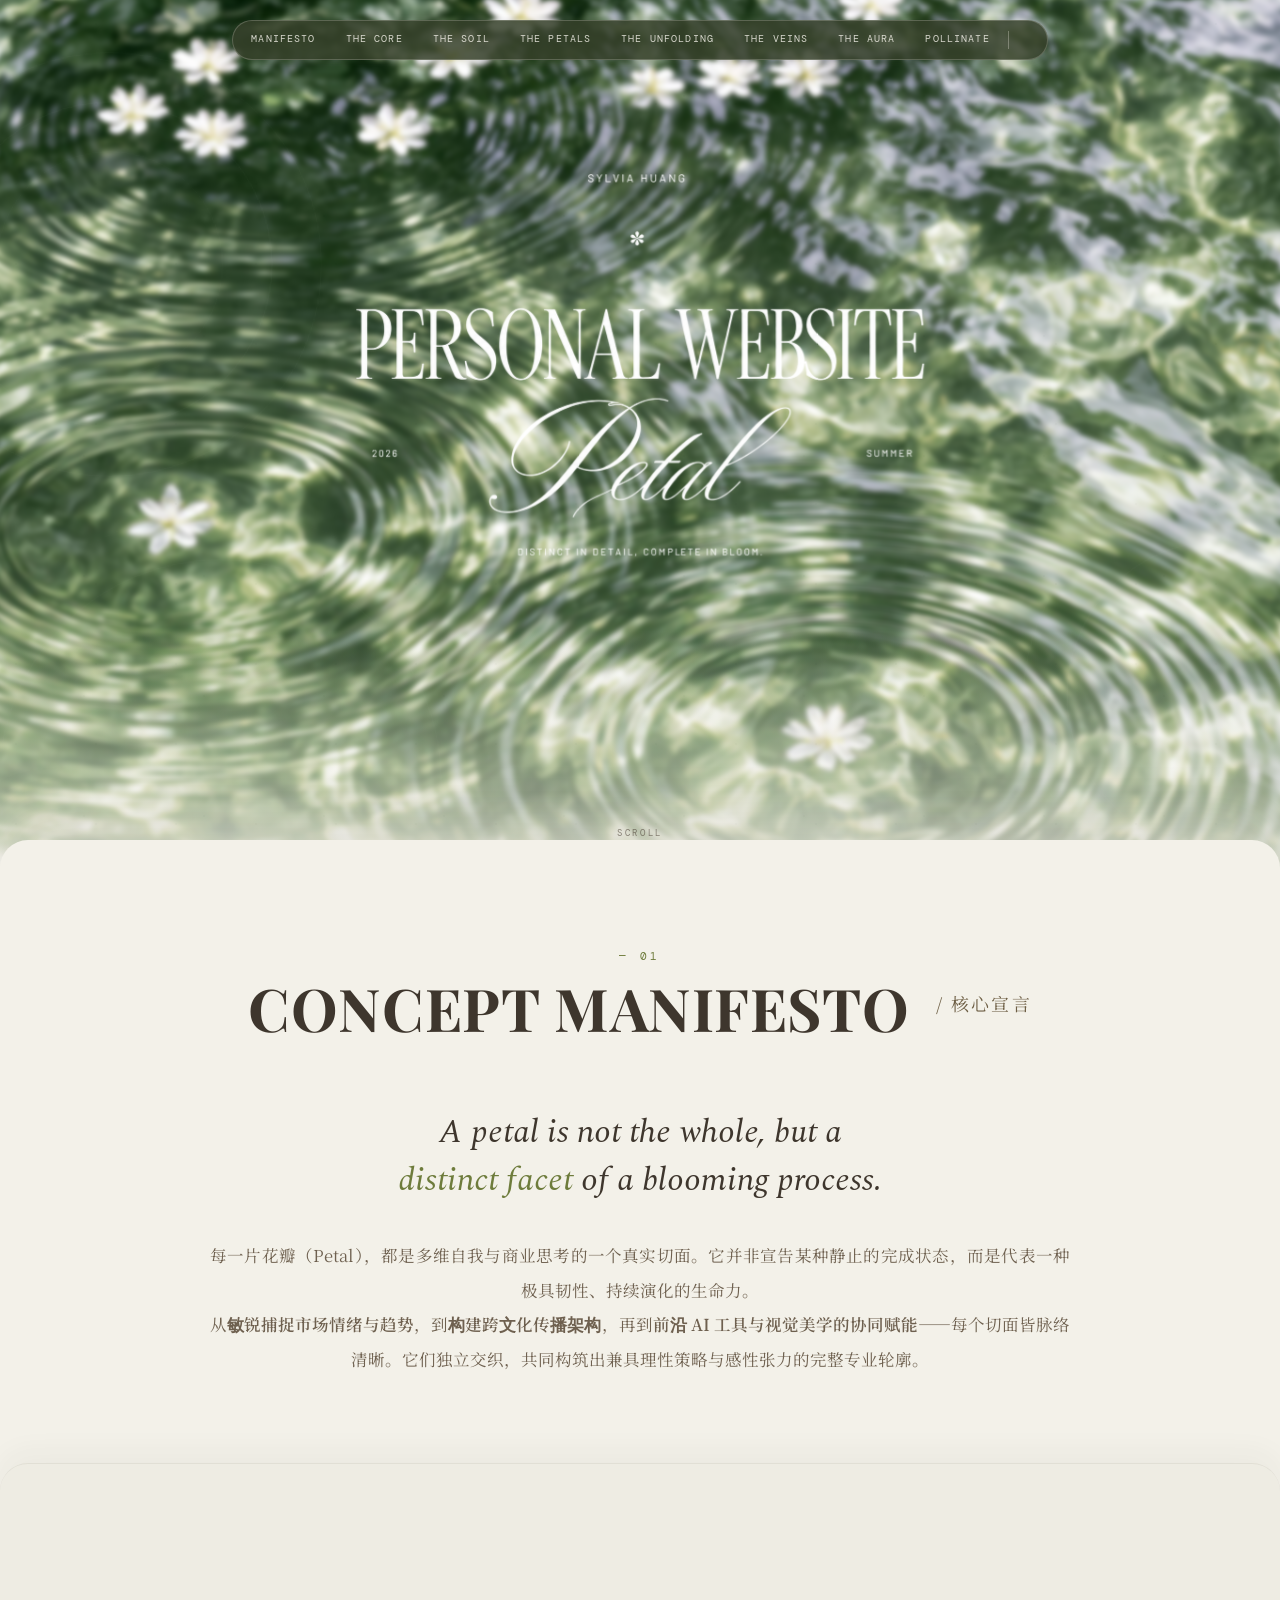
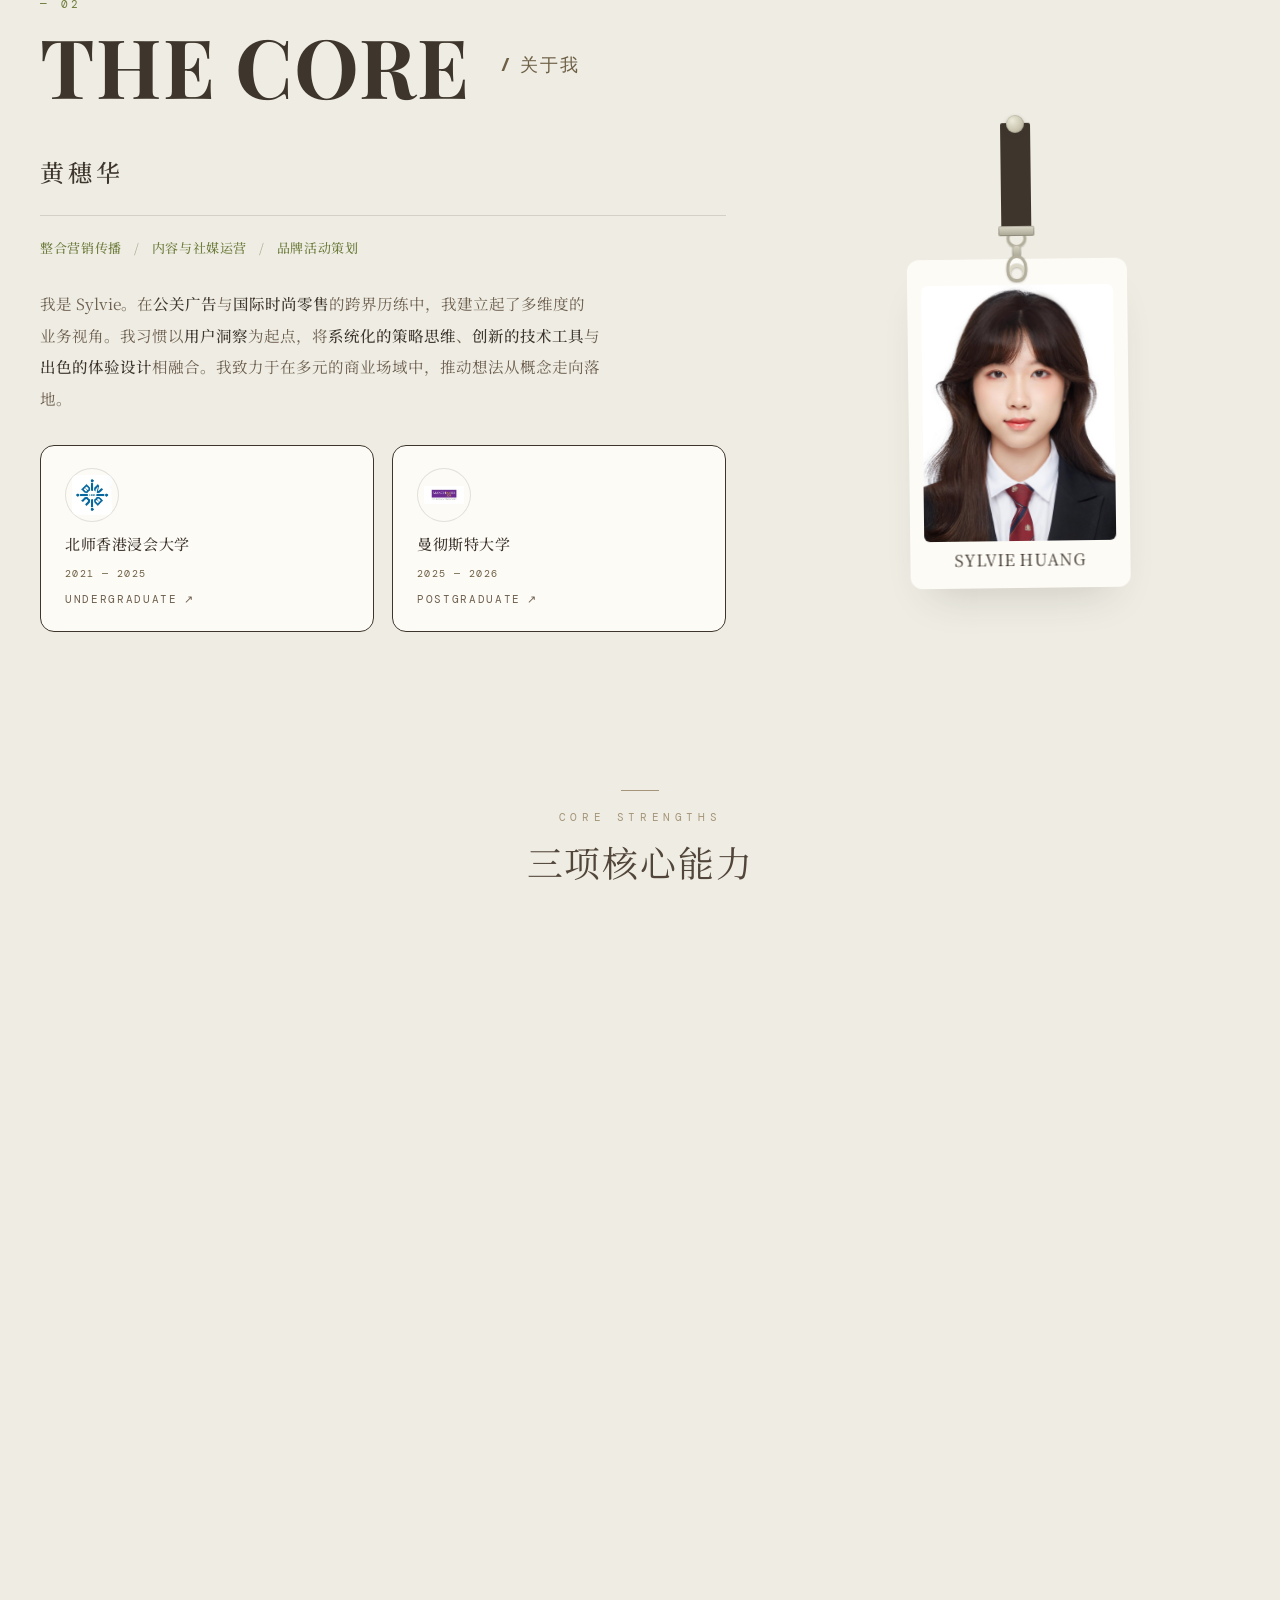
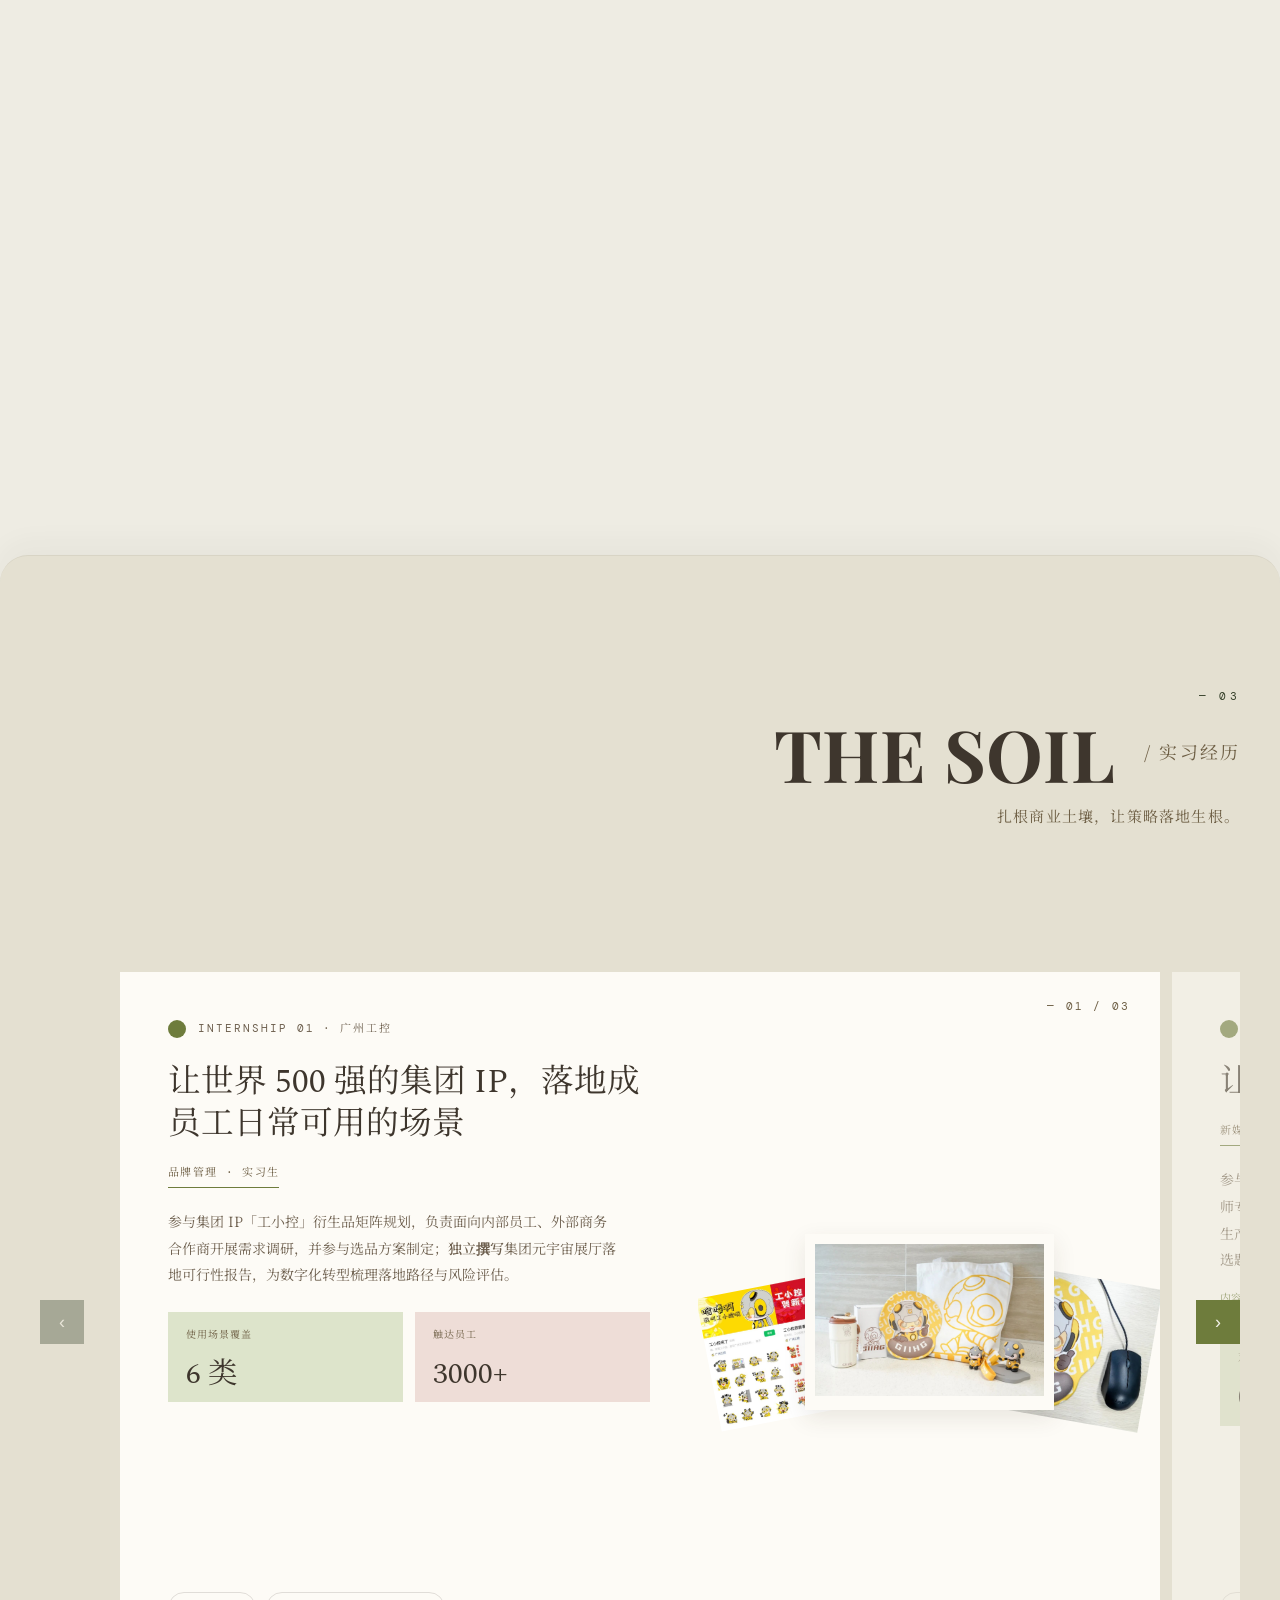
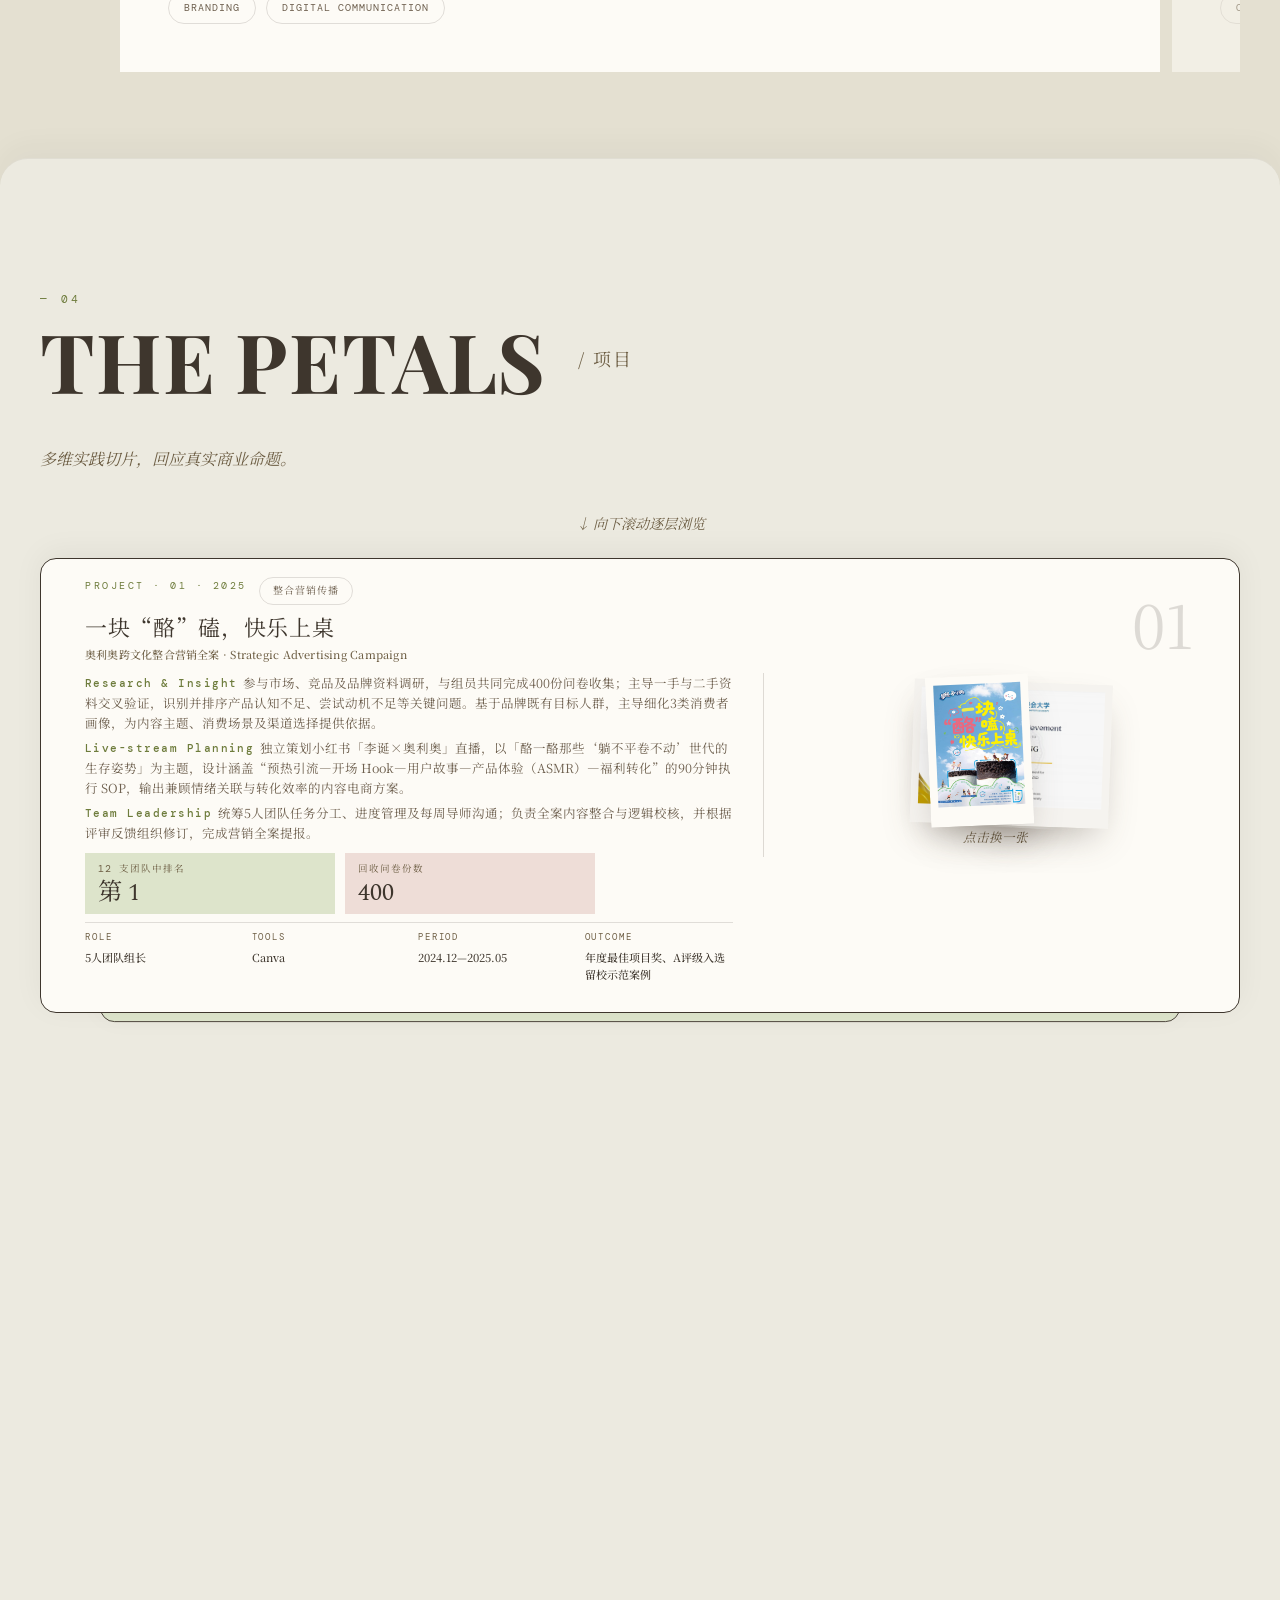
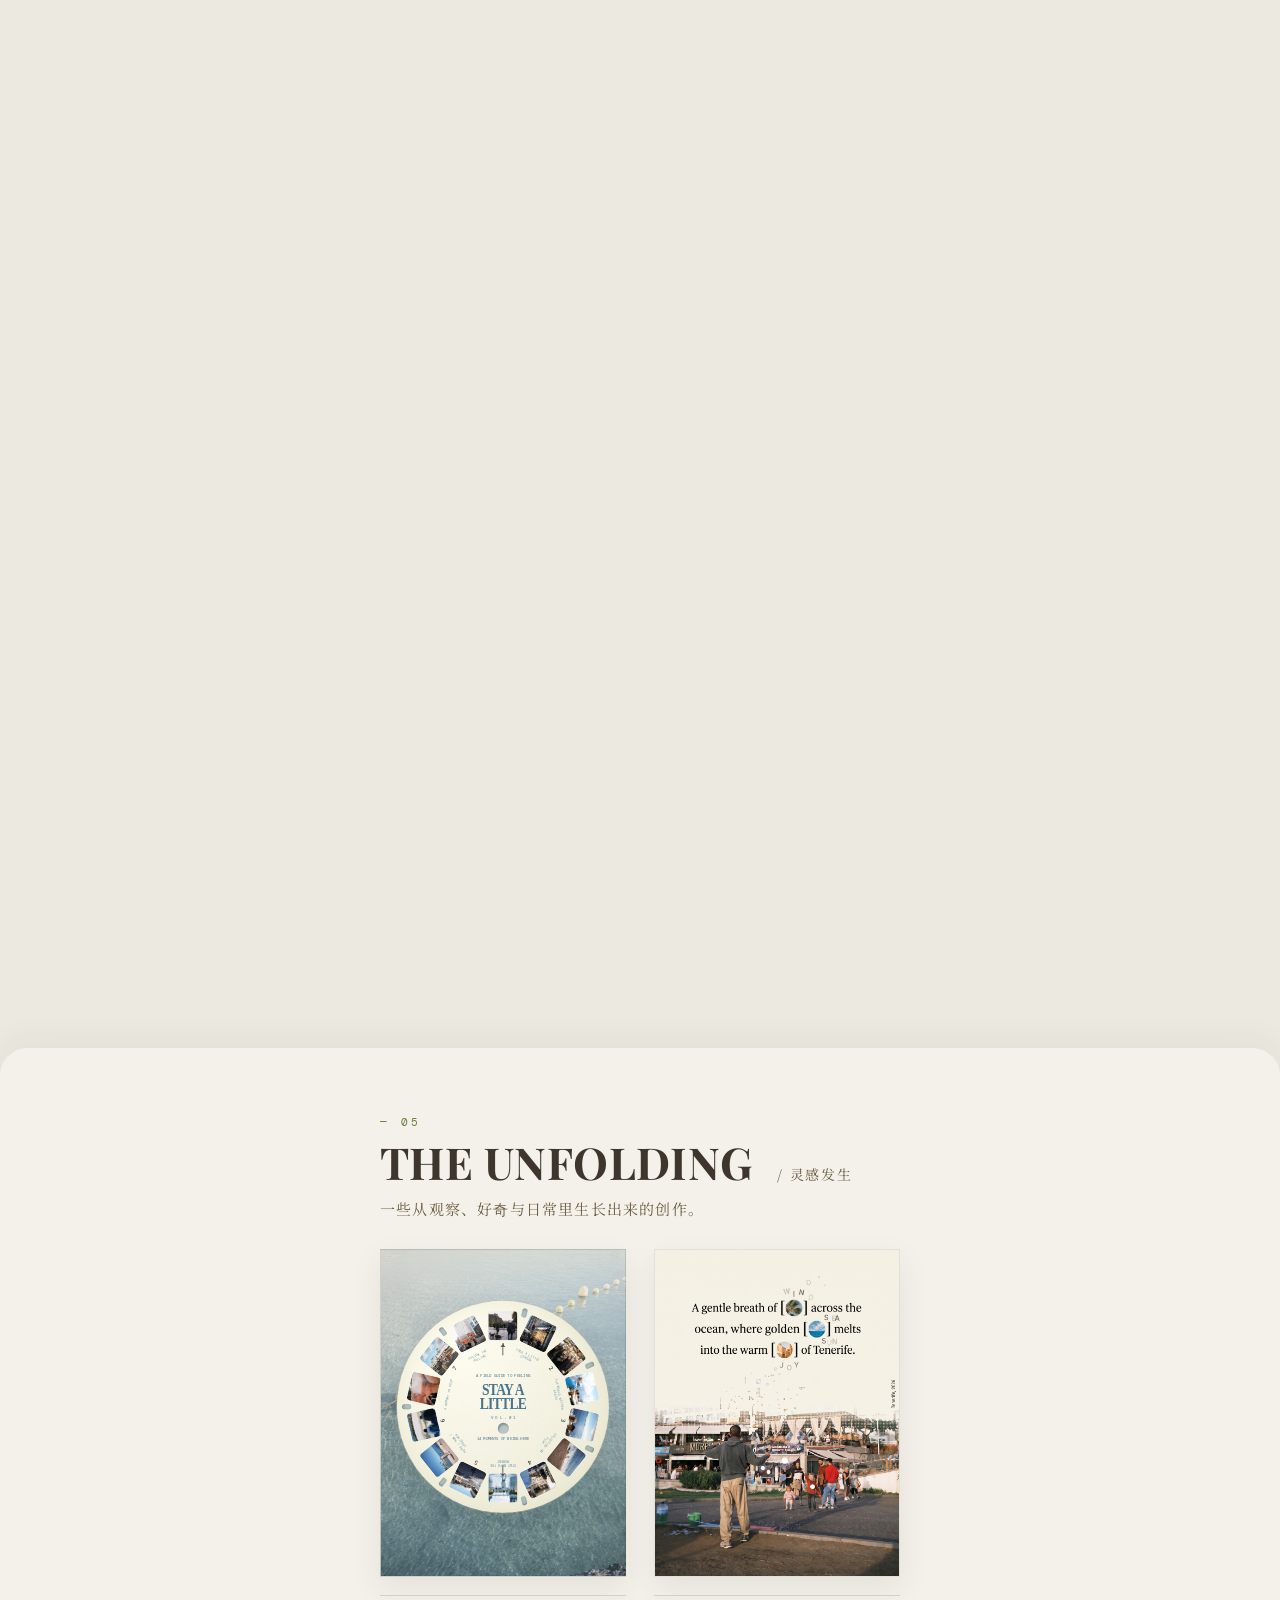
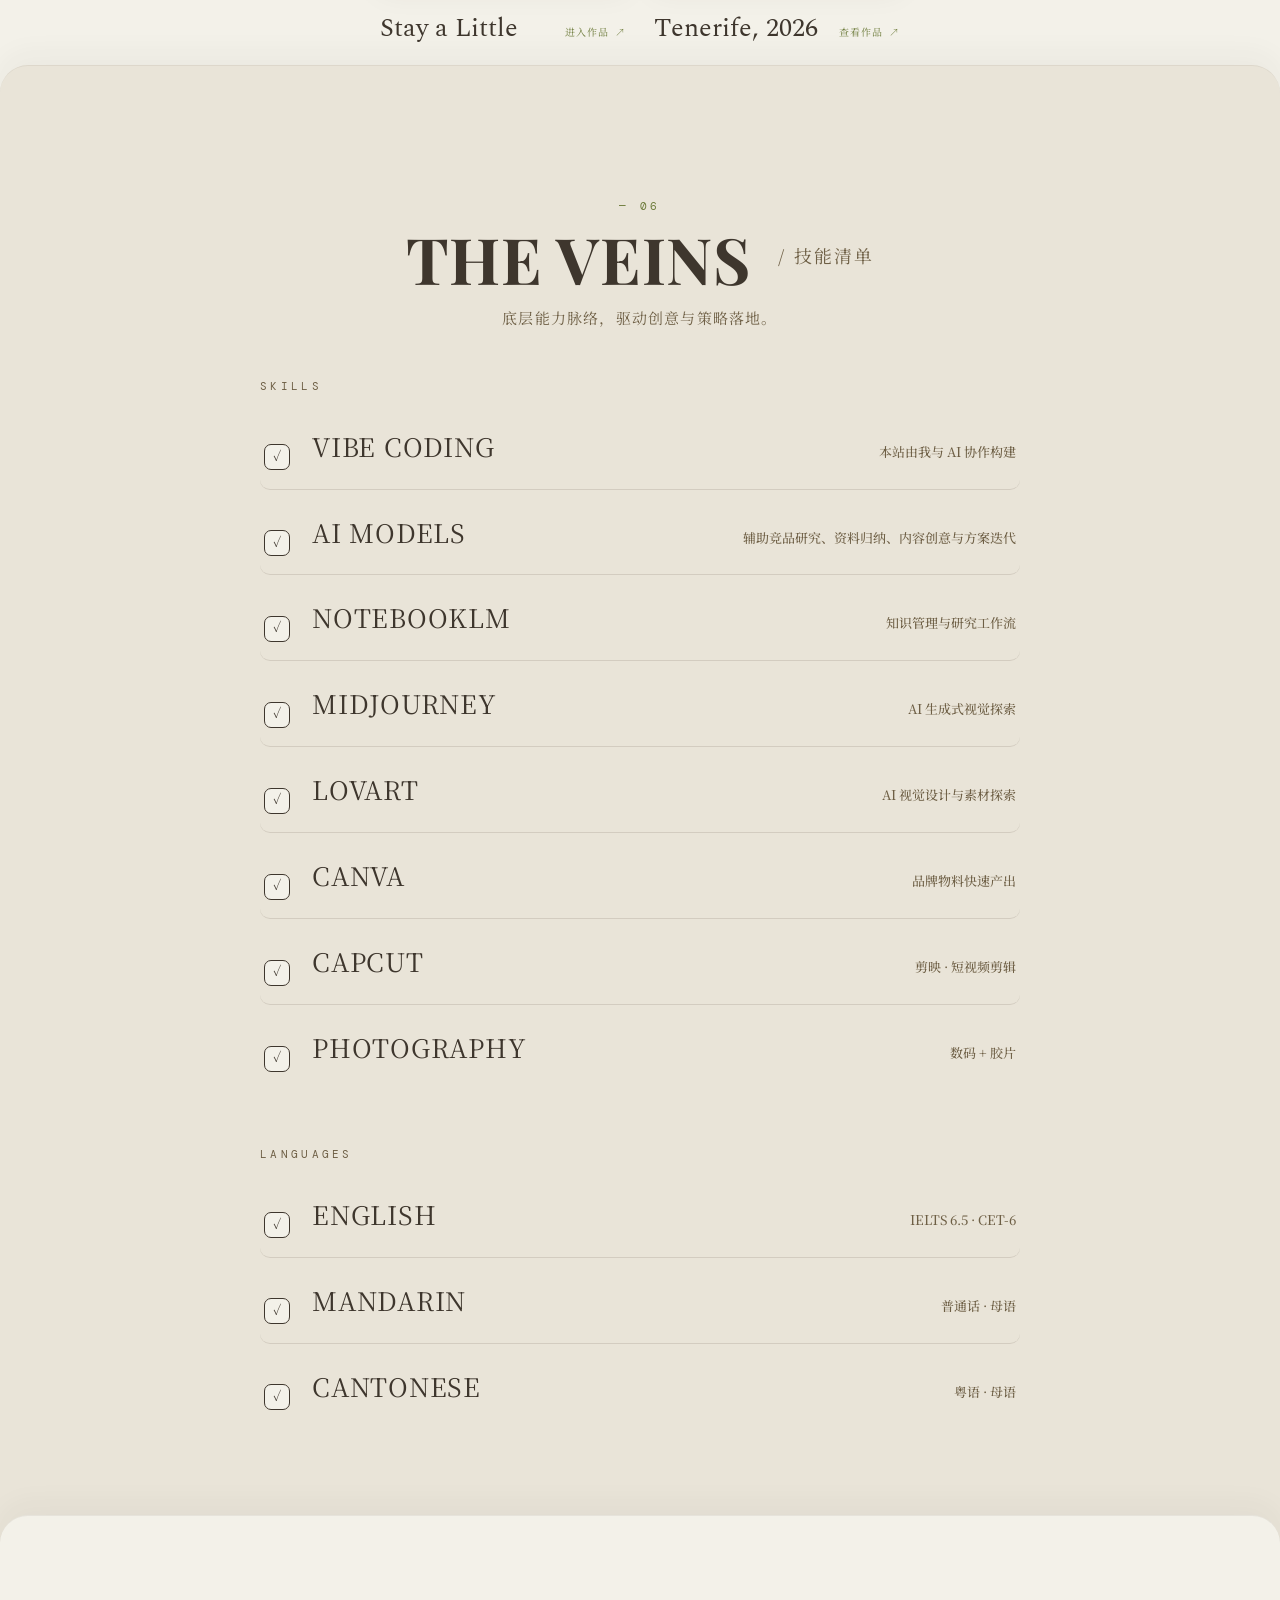
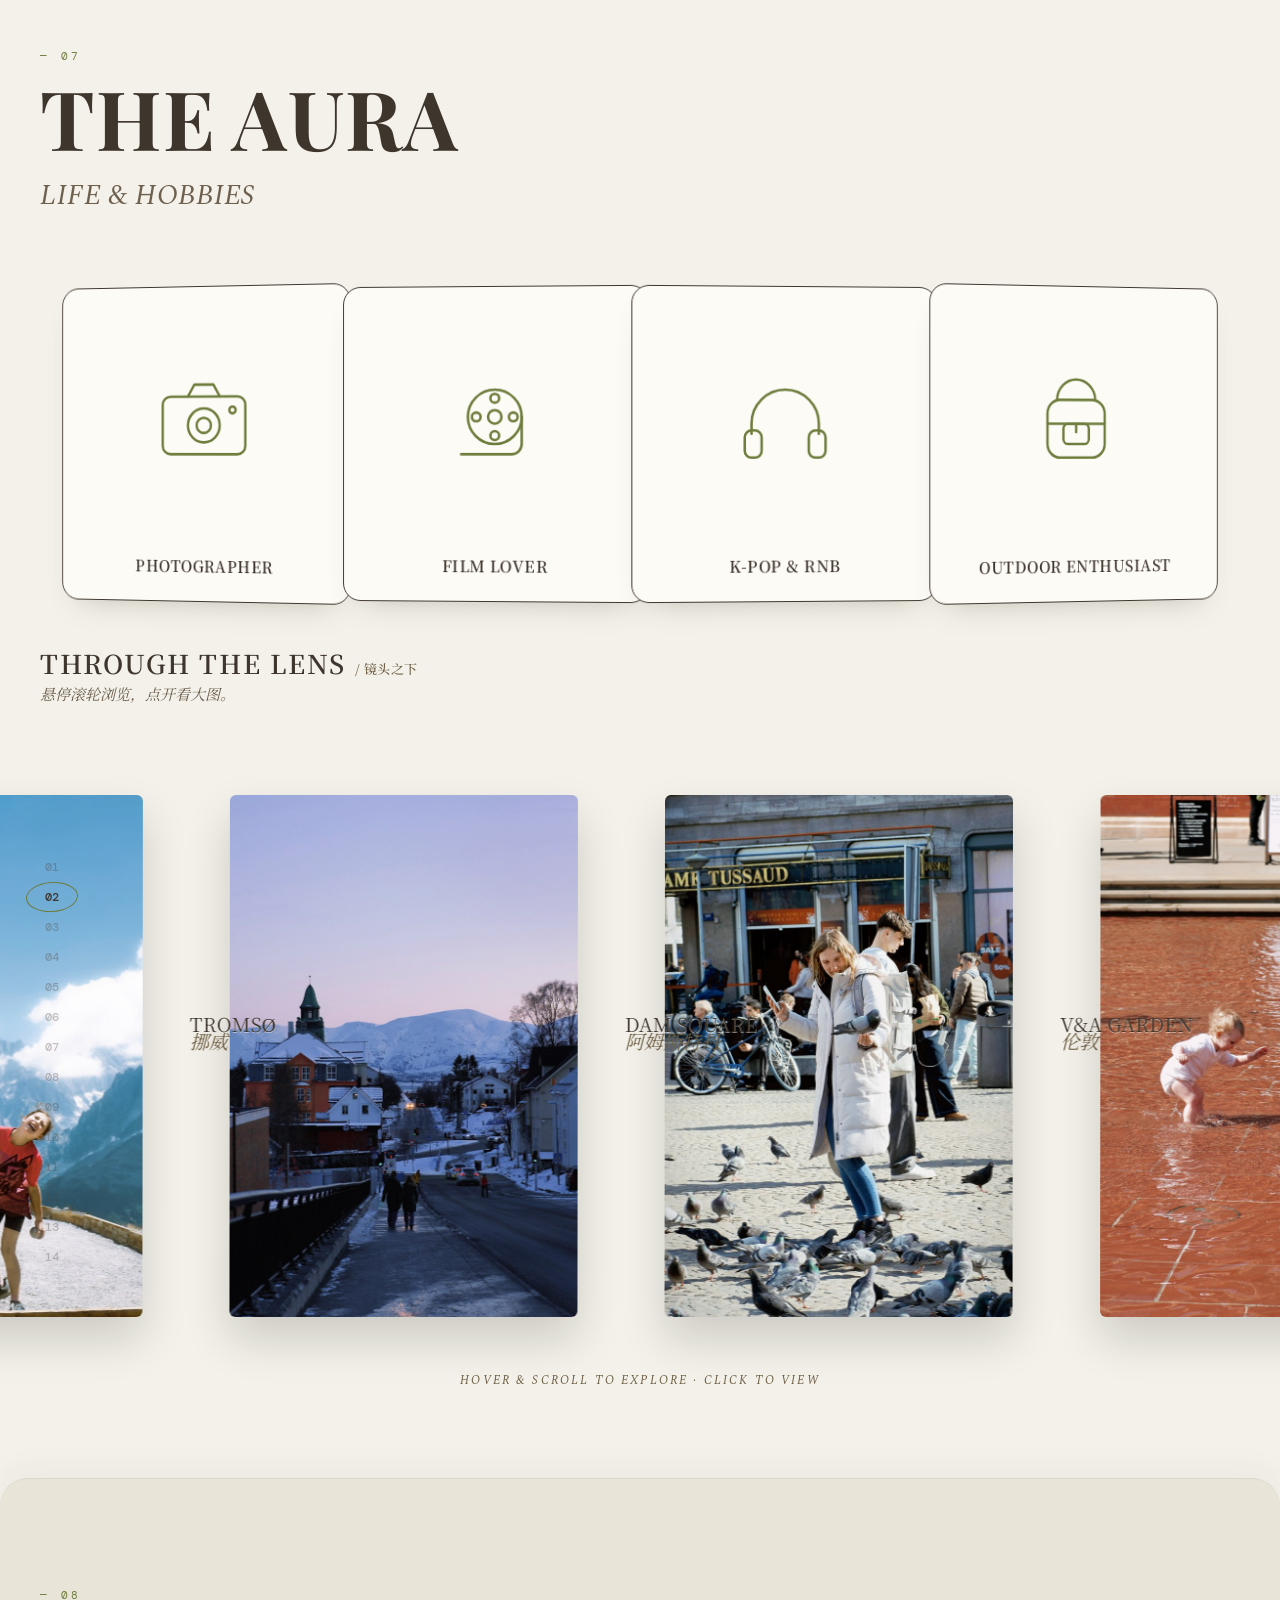
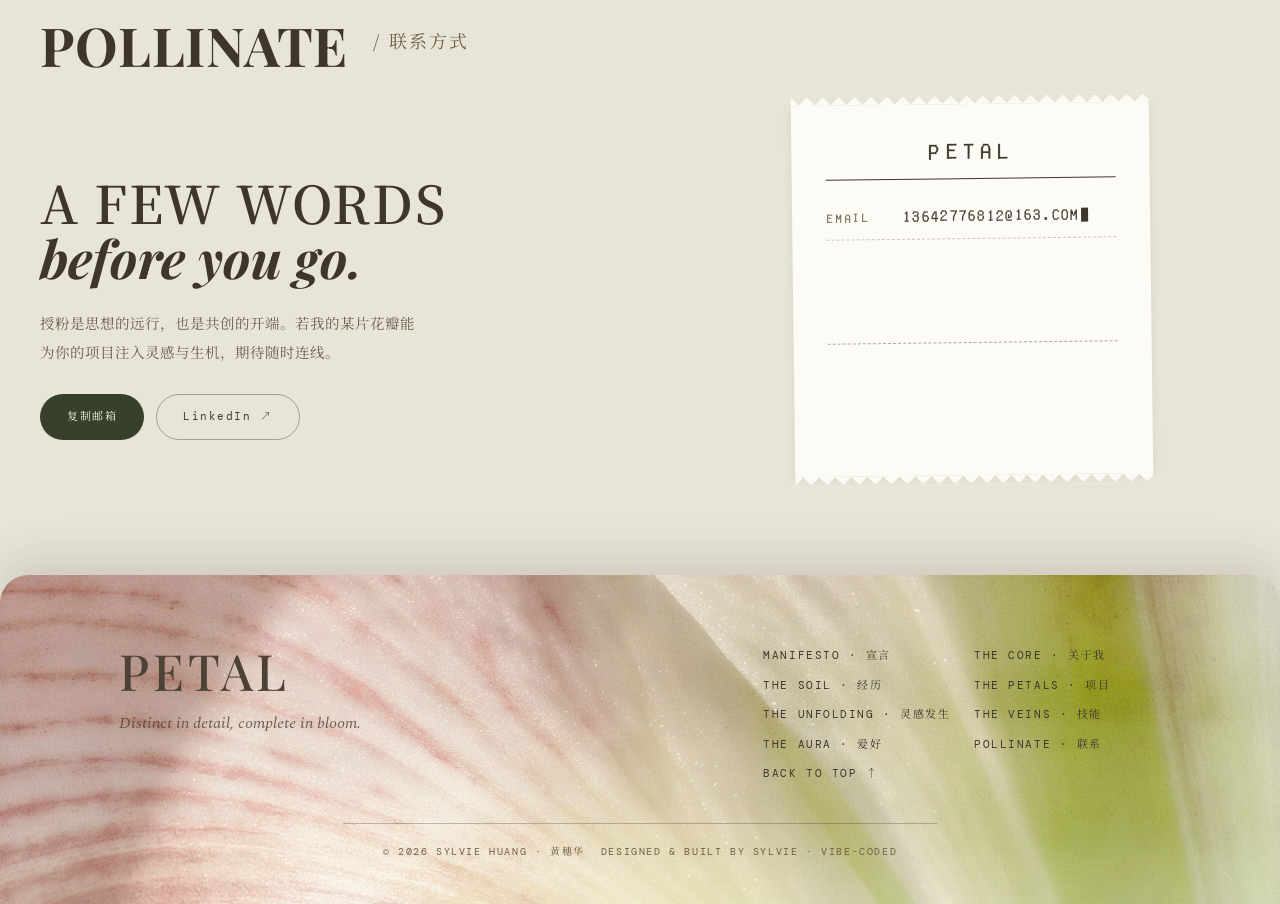
<file: index.html>
<!DOCTYPE html>
<html lang="zh">
<head>
  <meta charset="UTF-8" />
  <meta name="viewport" content="width=device-width, initial-scale=1.0" />
  <script>
  /* 浏览器默认 history.scrollRestoration='auto':刷新或前进/后退会把滚动位置还原到上次的地方,
     于是「滚到某屏 → 刷新」就不再停在封面。必须赶在浏览器执行还原之前设成 manual,所以这段放在 head 最前。
     带 #hash 的深链接不干预,保证分享链接与站内导航锚点照常工作。 */
  if ('scrollRestoration' in history) history.scrollRestoration = 'manual';
  var __returnOffsetText = new URLSearchParams(location.search).get('restoreUnfolding');
  var __returnOffset = __returnOffsetText !== null && /^-?\d+$/.test(__returnOffsetText) ? Number(__returnOffsetText) : null;
  if (__returnOffset !== null && Number.isFinite(__returnOffset)) {
    // 返回作品集时先定位再显示页面，避免从封面平滑滚到作品区。
    document.documentElement.style.visibility = 'hidden';
    document.documentElement.style.scrollBehavior = 'auto';
    var __restoreUnfolding = function(){
      var section = document.getElementById('unfolding');
      if (section) window.scrollTo({ top: Math.max(0, scrollY + section.getBoundingClientRect().top + __returnOffset), behavior: 'instant' });
    };
    addEventListener('DOMContentLoaded', function(){
      __restoreUnfolding();
      requestAnimationFrame(function(){
        __restoreUnfolding();
        document.documentElement.style.visibility = '';
        document.documentElement.style.scrollBehavior = '';
      });
    }, { once: true });
    addEventListener('load', __restoreUnfolding, { once: true });
  } else if (!location.hash) {
    var __userScrolled = false;
    var __mark = function(){ __userScrolled = true; };
    ['wheel','touchmove','keydown','pointerdown'].forEach(function(e){
      addEventListener(e, __mark, { passive: true, once: true });
    });
    /* 分阶段归位;但只要用户已经自己开始滚动就不再打断他。
       behavior:'instant' 绕开 html 的 scroll-behavior:smooth。 */
    var __top = function(){ if (!__userScrolled) window.scrollTo({ top: 0, left: 0, behavior: 'instant' }); };
    __top();
    addEventListener('DOMContentLoaded', __top);
    addEventListener('load', function(){ __top(); setTimeout(__top, 60); });
  }
  </script>
  <title>Petal — Sylvie Huang</title>
  <meta name="description" content="黄穗华 Sylvie Huang 的个人作品集 —— 整合营销传播、内容与社媒运营、品牌活动策划。北师香港浸会大学本科、曼彻斯特大学硕士，作品涵盖奥利奥跨文化整合营销全案、AI 购物代理研究与社媒内容孵化。" />
  <meta name="author" content="黄穗华 Sylvie Huang" />
  <meta name="theme-color" content="#F3F1E9" />
  <link rel="icon" type="image/png" href="assets/images/favicon.png" />
  <link rel="apple-touch-icon" href="assets/images/favicon.png" />
  <meta property="og:type" content="website" />
  <meta property="og:title" content="Petal — Sylvie Huang 黄穗华" />
  <meta property="og:description" content="整合营销传播 / 内容与社媒运营 / 品牌活动策划。Distinct in detail, complete in bloom." />
  <meta property="og:image" content="https://sylviehuang.com/assets/images/og-cover.jpg" />
  <meta property="og:image:width" content="1200" />
  <meta property="og:image:height" content="630" />
  <meta property="og:locale" content="zh_CN" />
  <meta name="twitter:card" content="summary_large_image" />
  <meta name="twitter:title" content="Petal — Sylvie Huang 黄穗华" />
  <meta name="twitter:description" content="整合营销传播 / 内容与社媒运营 / 品牌活动策划。Distinct in detail, complete in bloom." />
  <meta name="twitter:image" content="https://sylviehuang.com/assets/images/og-cover.jpg" />
  <link href="assets/fonts/google-local.css" rel="stylesheet">
  <style>
@font-face { font-family: 'FakeReceipt'; src: url('assets/fonts/FAKE_RECEIPT.OTF') format('opentype'); font-display: swap; }
@font-face { font-family: 'Typewr'; src: url('assets/fonts/TYPEWR.TTF') format('truetype'); font-display: swap; }
*, *::before, *::after { box-sizing: border-box; margin: 0; padding: 0; }
:root { --paper: #F3F1E9; --paper-2: #ECEAE0; --ink: #3E362D; --light-line: rgba(78,66,55,0.16); --soft-ink: #6E604F; --muted: #6E5F45; --accent: #6E7C3C; --pink: #EEDDD7; }
html { scroll-behavior: smooth; }
::selection { background: var(--pink); color: var(--ink); }
a { color: var(--accent); }
a:hover { color: var(--ink); }
body { background: var(--paper); color: var(--ink); font-family: 'Spectral', 'Noto Serif SC', serif; font-weight: 400; overflow-x: hidden; line-height: 1.6; }
body::before { content: ''; position: fixed; inset: 0; background-image: radial-gradient(circle at 20% 30%, rgba(0,0,0,0.012) 1px, transparent 1px), radial-gradient(circle at 70% 80%, rgba(0,0,0,0.012) 1px, transparent 1px); background-size: 80px 80px, 120px 120px; pointer-events: none; z-index: 1; }
#topNav { position: fixed; top: 20px; left: 0; right: 0; z-index: 100; display: flex; justify-content: center; align-items: center; pointer-events: none; padding: 0 20px; }
.pill-nav { pointer-events: auto; display: flex; align-items: center; gap: 2px; padding: 4px; background: #FDFBF6; border: 1px solid rgba(110,95,69,0.2); border-radius: 50px; box-shadow: 0 2px 8px rgba(62,54,45,0.10); transition: background 0.35s ease, border-color 0.35s ease; }
.pill-link { position: relative; display: inline-flex; align-items: center; justify-content: center; padding: 10px 14px; border-radius: 50px; font-family: 'DM Mono', monospace; font-size: 9.5px; letter-spacing: 0.12em; text-transform: uppercase; color: var(--muted); text-decoration: none; overflow: hidden; white-space: nowrap; z-index: 0; transition: color 0.35s ease; }
.pill-link::before { content: ''; position: absolute; left: 50%; bottom: 0; width: 130%; aspect-ratio: 1; background: #36402A; border-radius: 50%; transform: translate(-50%, 100%) scale(0.2); opacity: 0; transition: transform 0.5s cubic-bezier(0.4,0,0.2,1), opacity 0.4s ease; z-index: -1; }
.pill-link .pill-mask { position: relative; display: inline-block; overflow: hidden; height: 1em; line-height: 1em; vertical-align: top; }
.pill-link .pill-label { display: block; transform: translateY(0); transition: transform 0.32s cubic-bezier(0.22,1,0.36,1); }
.pill-link .pill-label > span { display: block; height: 1em; line-height: 1em; white-space: nowrap; }
.pill-link .pill-label > span:last-child { color: #F3F1E9; }
.pill-link:hover::before, .pill-link.active::before { transform: translate(-50%, 30%) scale(1); opacity: 1; }
.pill-link:hover .pill-label, .pill-link:focus-visible .pill-label, .pill-link.active .pill-label { transform: translateY(-1em); }
.pill-link:focus-visible::before { transform: translate(-50%, 30%) scale(1); opacity: 1; }
.pill-link:focus-visible { outline: none; }
.pill-link.active { color: var(--ink); }
.pill-nav.on-photo { background: rgba(54,64,42,0.85); border-color: rgba(253,251,246,0.2); }
.pill-nav.on-photo .pill-link { color: rgba(243,241,233,0.85); }
.pill-nav.on-photo .pill-sep { background: rgba(243,241,233,0.3); }
.pill-sep { width: 1px; height: 18px; background: rgba(78,66,55,0.18); margin: 0 2px; }
.pill-top { pointer-events: auto; display: inline-flex; align-items: center; justify-content: center; width: 30px; height: 30px; border-radius: 50%; background: var(--ink); color: var(--paper); border: none; cursor: pointer; font-size: 12px; opacity: 0; transform: scale(0.6); pointer-events: none; transition: opacity 0.4s ease, transform 0.4s cubic-bezier(0.34,1.56,0.64,1), background 0.3s; box-shadow: 0 8px 22px rgba(0,0,0,0.18); }
.pill-top.show { opacity: 1; transform: scale(1); pointer-events: auto; }
.pill-top:hover { background: var(--accent); }
.menu-btn { display: none; flex-direction: column; gap: 5px; cursor: pointer; background: none; border: none; padding: 10px; pointer-events: auto; }
.menu-btn span { display: block; width: 20px; height: 1.5px; background: var(--ink); transition: background 0.3s, transform 0.3s, opacity 0.3s; }
.hero { position: relative; min-height: 100vh; display: flex; flex-direction: column; justify-content: center; align-items: center; padding: 100px 40px 0; overflow: hidden; isolation: isolate; }
.hero-bg { position: absolute; inset: 0; z-index: -3; background-image: url('assets/images/hero-pond.jpg'); background-size: cover; background-position: center 50%; transform: scale(1.04); filter: blur(2.5px); }
.hero-ripple { position: absolute; inset: 0; z-index: -2; pointer-events: none; }
.hero-ripple canvas { display: block; width: 100%; height: 100%; }
.hero-bg-overlay { position: absolute; inset: 0; z-index: -1; background: linear-gradient(to bottom, rgba(0,0,0,0) 70%, rgba(243,241,233,0.45) 88%, var(--paper) 100%); }
.hero-content { text-align: center; position: relative; z-index: 5; max-width: 1100px; margin-bottom: 30vh; mix-blend-mode: screen; }
.hero-tilt { width: fit-content; max-width: 100%; margin: 0 auto; transform-origin: 50% 52%; }
@media (min-width: 821px) and (hover: hover) and (pointer: fine) and (prefers-reduced-motion: no-preference) {
  .hero-tilt { will-change: transform; transition: transform .42s cubic-bezier(.22,.7,.3,1); }
}
.hero-title-img { width: clamp(300px, 47vw, 640px); height: auto; display: block; margin: 0 auto; opacity: 0; transform: translateY(22px) scale(0.965); animation: heroTitleIn 1.6s cubic-bezier(0.2,0.8,0.3,1) 0.5s forwards; }
@keyframes heroTitleIn { to { opacity: 1; transform: translateY(0) scale(1); }
}
@media (prefers-reduced-motion: reduce) {
  .hero-title-img { animation: none; opacity: 1; transform: none; }
}
@keyframes fadeIn { to { opacity: 1; }
}
.scroll-cue { position: absolute; bottom: 36px; left: 50%; transform: translateX(-50%); opacity: 0; animation: fadeIn 1s ease forwards 2.1s; z-index: 5; color: rgba(78,66,55,0.6); text-decoration: none; display: flex; flex-direction: column; align-items: center; gap: 8px; }
.scroll-cue span { font-family: 'DM Mono', monospace; font-size: 9px; letter-spacing: 0.3em; text-transform: uppercase; }
.scroll-cue svg { width: 16px; height: 16px; animation: bounce 2s ease infinite; }
@keyframes bounce { 0%, 100% { transform: translateY(0); }
50% { transform: translateY(6px); }
}
.section { max-width: 1280px; margin: 0 auto; padding:  120px 40px; position: relative; }
#mains, #specials, #unfolding, #sides, #offhours, #checkout { max-width: none; border-radius: 28px 28px 0 0; margin-top: -34px; position: relative; z-index: 5; }
#mains, #specials, #unfolding, #sides, #offhours, #checkout, #starters {
  border-top: 1px solid rgba(78,66,55,0.08);
  box-shadow: 0 -12px 28px rgba(62,54,45,0.04);
}
#mains > *, #specials > *, #unfolding > *, #sides > *, #offhours > *, #checkout > * { max-width: 1200px; margin-left: auto; margin-right: auto; }
#mains > .mains-carousel { max-width: none; }
#mains { background: #E4E0D1; }
#specials { background: var(--paper-2); }
#unfolding { background: var(--paper); }
#sides { background: #E9E4D8; }
#offhours { background: var(--paper); }
#checkout { background: #E8E4D8; }
.section-header { display: block; margin-bottom: 60px; position: relative; }
#mains .section-header { text-align: right; }
#sides .section-header { text-align: center; }
#checkout .section-header { margin-bottom: 40px; }
#mains .section-name { font-size: clamp(40px, 5.6vw, 76px); }
#mains .section-num { color: #36402A; }
#sides .section-name { font-size: clamp(38px, 5vw, 66px); }
#checkout .section-name { font-size: clamp(34px, 4.2vw, 54px); color: #3E362D; }
.section-name { font-family: 'Typewr', 'Noto Serif SC', serif; font-size: clamp(44px, 6.4vw, 88px); letter-spacing: 0.01em; color: var(--ink); line-height: 0.95; text-transform: uppercase; display: block; clip-path: inset(-10% 0 -12% 0); transform: none; }
.section.show .section-name { animation: nameIn 1s cubic-bezier(0.2,0.8,0.2,1) both; }
@keyframes nameIn { from { clip-path: inset(0 0 110% 0); transform: translateY(50px); }
to { clip-path: inset(-10% 0 -12% 0); transform: none; }
}
.section-name-sub { font-family: 'Noto Serif SC', serif; font-weight: 400; font-size: clamp(14px, 1.4vw, 18px); color: var(--muted); margin-left: 12px; letter-spacing: 0.12em; vertical-align: super; white-space: nowrap; }
#mains .section-num { text-align: right; }
#sides .section-num { text-align: center; }
.section-num { display: block; font-family: 'DM Mono', monospace; font-size: 11px; letter-spacing: 0.3em; color: var(--accent); margin-bottom: 14px; }
.starter-intro { display: grid; grid-template-columns: 1.25fr 0.82fr; gap: 64px; margin-bottom: 88px; align-items: center; }
.intro-text .eyebrow { font-family: 'DM Mono', monospace; font-size: 11px; letter-spacing: 0.28em; text-transform: uppercase; color: var(--accent); margin-bottom: 18px; }
.intro-text h3 { font-family: 'Typewr', 'Noto Serif SC', serif; font-size: clamp(40px, 4.4vw, 58px); letter-spacing: 0.02em; line-height: 1; margin-bottom: 20px; text-transform: uppercase; }
.intro-name-row { display: flex; align-items: baseline; gap: 16px; flex-wrap: wrap; margin-bottom: 26px; padding-bottom: 24px; border-bottom: 1px solid var(--light-line); }
.intro-name-row .full-name { font-family: 'Noto Serif SC', serif; font-weight: 500; font-size: 24px; color: var(--ink); letter-spacing: 0.16em; }
.role-tagline { margin: -6px 0 28px; font-family: 'Noto Serif SC', serif; font-weight: 500; font-size: 13px; letter-spacing: 0.05em; color: var(--accent); line-height: 1.8; }
.role-tagline i { color: var(--muted); opacity: 0.5; margin: 0 12px; font-style: normal; }
.intro-text .lead { font-family: 'Noto Serif SC', serif; font-weight: 400; font-size: 15.5px; line-height: 2.05; color: var(--soft-ink); max-width: 560px; }
.intro-text .lead strong { font-weight: 500; color: var(--ink); }
.edu-row { display: flex; gap: 18px; margin-top: 30px; flex-wrap: wrap; }
.edu-card { flex: 1; min-width: 200px; display: flex; flex-direction: column; align-items: flex-start; gap: 10px; padding: 22px 24px; border: 1.5px solid var(--ink); border-radius: 14px; background: #FDFBF6; text-decoration: none; color: var(--ink); position: relative; overflow: hidden; transition: transform 0.35s cubic-bezier(0.34,1.56,0.64,1), box-shadow 0.35s ease; }
.edu-card::before { content: ''; position: absolute; inset: 0; background: var(--paper-2); transform: translateY(101%); transition: transform 0.45s cubic-bezier(0.2,0.8,0.3,1); z-index: 0; }
.edu-card:hover::before { transform: translateY(0); }
.edu-card:hover { transform: translateY(-4px) rotate(-0.5deg); box-shadow: 0 14px 30px rgba(0,0,0,0.10); }
.edu-card > * { position: relative; z-index: 1; }
.edu-crest { display: inline-flex; align-items: center; justify-content: center; width: 54px; height: 54px; border-radius: 50%; border: 1px solid rgba(78,66,55,0.15); background: #FDFBF6; overflow: hidden; transition: transform 0.45s cubic-bezier(0.34,1.56,0.64,1); }
.edu-crest img { width: 76%; height: 76%; object-fit: contain; display: block; }
.edu-card:hover .edu-crest { transform: rotate(-8deg) scale(1.08); }
.edu-date { font-family: 'DM Mono', monospace; font-size: 10px; letter-spacing: 0.14em; color: var(--muted); }
.edu-school { font-family: 'Noto Serif SC', serif; font-weight: 500; font-size: 15px; letter-spacing: 0.04em; }
.edu-level { display: inline-flex; align-items: center; gap: 6px; font-family: 'DM Mono', monospace; font-size: 10.5px; letter-spacing: 0.16em; text-transform: uppercase; color: var(--soft-ink); position: relative; }
.edu-level-txt { position: relative; }
.edu-level-txt::after { content: ''; position: absolute; left: 0; bottom: -3px; width: 100%; height: 1px; background: var(--ink); transform: scaleX(0); transform-origin: right; transition: transform 0.4s cubic-bezier(0.2,0.8,0.3,1); }
.edu-card:hover .edu-level-txt::after { transform: scaleX(1); transform-origin: left; }
.edu-arrow { transition: transform 0.35s cubic-bezier(0.34,1.56,0.64,1); }
.edu-card:hover .edu-arrow { transform: translate(3px, -3px); }
.intro-portrait { position: relative; display: flex; justify-content: center; align-items: flex-start; padding: 56px 14px 30px; min-height: 0; overflow: visible; }
.lanyard { position: relative; width: 220px; transform-origin: 50% -136px; cursor: grab; user-select: none; -webkit-user-select: none; touch-action: pan-y; will-change: transform; }
.lanyard.dragging { cursor: grabbing; }
.lanyard-cord { position: absolute; left: 50%; bottom: calc(100% + 26px); width: 30px; height: 110px; transform: translateX(-50%); background: var(--ink); border-radius: 2px; z-index: 3; }
.lanyard-cord::after { content: ''; position: absolute; left: 50%; bottom: -3px; width: 36px; height: 10px; transform: translateX(-50%); border-radius: 2px; background: linear-gradient(#DDDACA, #A8A492); box-shadow: inset 0 0 0 1px rgba(62,54,45,0.25); }
.lanyard::before { content: ''; position: absolute; left: 50%; bottom: calc(100% + 126px); width: 18px; height: 18px; transform: translateX(-50%); border-radius: 50%; background: radial-gradient(circle at 35% 32%, #ECEAD9, #C9C5B0 58%, #9E9982); box-shadow: 0 2px 4px rgba(62,54,45,0.28), inset 0 0 0 1px rgba(62,54,45,0.15); z-index: 5; }
.lanyard-ring { position: absolute; left: 50%; bottom: calc(100% + 11px); width: 20px; height: 19px; transform: translateX(-50%); border: 3.5px solid #B3AF9C; border-radius: 50%; box-shadow: inset 0 1px 1px rgba(255,255,255,0.5), 0 1px 1px rgba(62,54,45,0.2); z-index: 2; }
.lanyard-swivel { position: absolute; left: 50%; bottom: calc(100% + 1px); width: 9px; height: 13px; transform: translateX(-50%); border-radius: 4px; background: linear-gradient(#D8D5C4, #A8A492); box-shadow: inset 0 0 0 1px rgba(62,54,45,0.18); z-index: 2; }
.lanyard-hook { position: absolute; left: 50%; bottom: calc(100% - 23px); width: 21px; height: 27px; transform: translateX(-50%); border: 3.5px solid #B3AF9C; border-radius: 48% 48% 42% 42%; box-shadow: inset 0 1px 1px rgba(255,255,255,0.5), 0 1px 2px rgba(62,54,45,0.22); z-index: 4; }
.lanyard-hole { position: absolute; top: 8px; left: 50%; width: 12px; height: 12px; transform: translateX(-50%); border-radius: 50%; background: var(--paper); box-shadow: inset 0 1px 2px rgba(62,54,45,0.3), 0 0 0 3px #DBD8C6, 0 0 0 4px rgba(62,54,45,0.12); z-index: 3; }
.lanyard-card { position: relative; background: #FDFBF6; padding: 26px 14px 20px; border-radius: 12px; box-shadow: 0 24px 40px -22px rgba(78,66,55,0.22); }
.lanyard-photo { width: 100%; display: block; border-radius: 6px; margin-top: 0; aspect-ratio: 3 / 4; object-fit: cover; background: var(--paper-2); pointer-events: none; }
.lanyard-meta { display: flex; justify-content: center; align-items: baseline; margin-top: 11px; padding: 0 2px; }
.lanyard-name { font-family: 'Typewr', 'Noto Serif SC', serif; font-size: 16px; letter-spacing: 0.06em; text-transform: uppercase; line-height: 1; }
#manifesto { position: relative; z-index: 5; margin-top: -60px; background: var(--paper); border-radius: 28px 28px 0 0; box-shadow: 0 -30px 60px rgba(0,0,0,0.06); }
#starters { max-width: none; border-radius: 28px 28px 0 0; margin-top: -34px; position: relative; z-index: 5; background: #EEECE3; }
#starters > * { max-width: 1200px; margin-left: auto; margin-right: auto; }
.section-sub { font-family: 'Noto Serif SC', serif; font-weight: 400; font-size: clamp(13px, 1.3vw, 15px); color: var(--muted); letter-spacing: 0.08em; margin-top: 16px; }
.manifesto-body { max-width: 860px; margin: 0 auto; text-align: center; }
.manifesto-line { font-family: 'Spectral', 'Noto Serif SC', serif; font-style: italic; font-weight: 400; font-size: clamp(22px, 2.6vw, 34px); line-height: 1.45; color: var(--ink); margin-bottom: 34px; text-wrap: balance; }
.manifesto-line em { color: var(--accent); font-style: italic; }
.manifesto-text { font-family: 'Noto Serif SC', serif; font-weight: 400; font-size: clamp(14.5px, 1.5vw, 16.5px); line-height: 2.1; color: var(--soft-ink); text-align: justify; text-align-last: center; }
#manifesto .section-header { text-align: center; }
#manifesto .section-num { text-align: center; }
#manifesto .section-name { font-size: clamp(36px, 4.6vw, 60px); }
.core{ --core-ink:#52463b; --gold:#a69579; --c1:#FDFBF6; --c2:#FDFBF6; --c3:#FDFBF6; position:relative;padding:70px 6vw 36px;color:var(--core-ink)}
.core .core-head{max-width:640px;margin:0 auto 58px;text-align:center;position:relative;z-index:2; display:flex;flex-direction:column;align-items:center;gap:12px}
.core .core-head .eyebrow{font-family:'DM Mono',monospace;font-size:11px;letter-spacing:.42em; text-transform:uppercase;color:var(--gold)}
.core .core-head .eyebrow::before{content:"";display:block;width:38px;height:1px;background:var(--gold);margin:0 auto 18px}
.core .core-head h2{font-family:'Spectral','Noto Serif SC',serif;font-weight:400; font-size:clamp(24px,2.8vw,38px);color:var(--core-ink);letter-spacing:.05em;font-style:normal}
.core .core-head .lead{font-family:'Noto Serif SC',serif;font-weight:400;font-size:14px; line-height:1.9;color:#6d6156;max-width:500px}
.core .field{position:relative}
.core svg.thread{position:absolute;inset:0;width:100%;height:100%;z-index:0;pointer-events:none}
.core .thread .line{fill:none;stroke:var(--core-ink);stroke-width:1.6;stroke-linecap:round}
.core .thread .tail{fill:none;stroke:var(--core-ink);stroke-width:1.6;stroke-linecap:round; stroke-dasharray:5 7;opacity:0;transition:opacity .6s ease}
.core .thread .tail.show{opacity:.85}
.core .thread circle.nd{fill:var(--gold);stroke:var(--core-ink);stroke-width:1.4; opacity:0;transition:opacity .45s ease}
.core .thread circle.nd.show{opacity:1}
.core .row{position:relative;z-index:1;display:flex;margin-bottom:12vh}
.core .row:last-child{margin-bottom:0}
.core .row.r1{justify-content:flex-start;padding-left:4%}
.core .row.r2{justify-content:flex-end;padding-right:6%}
.core .row.r3{justify-content:flex-start;padding-left:10%}
.core .card{width:min(400px,44%);border:1.5px solid rgba(82,70,59,.75); border-radius:20px;padding:28px 28px 34px; transition:opacity .65s ease,transform .75s cubic-bezier(.2,.85,.25,1)}
.core.is-animated .card{opacity:0;transform:translateY(22px)}
.core .card.show{opacity:1}
.core .row.r1 .card{background:var(--c1)}
.core .row.r1 .card.show{transform:translateY(0) rotate(-.9deg)}
.core .row.r2 .card{background:var(--c2)}
.core .row.r2 .card.show{transform:translateY(0) rotate(.7deg)}
.core .row.r3 .card{background:var(--c3)}
.core .row.r3 .card.show{transform:translateY(0) rotate(-.6deg)}
.core .card .lb{font-size:11px;letter-spacing:.4em;color:rgba(82,70,59,.55); font-family:'DM Mono',monospace}
.core .card .icon{margin:26px auto;height:48px; display:flex;align-items:center;justify-content:center}
.core .card .icon img{height:110px;width:auto;display:block;filter:drop-shadow(0 10px 14px rgba(78,66,55,0.18))}
.core .card h3{font-size:clamp(20px,1.6vw,25px);font-weight:500;font-synthesis:none;-webkit-font-smoothing:antialiased;letter-spacing:.02em;font-family:'Noto Serif SC',serif;text-align:center}
.core .card p strong{font-weight:500;color:var(--ink)}
.core .card p{font-size:13.5px;line-height:1.95;color:#6d6156;margin-top:12px; font-family:'Noto Serif SC',serif}
@media (max-width:860px){ .core{padding:50px 6vw 90px}
.core .row{margin-bottom:12vh}
.core .row.r1,.core .row.r2,.core .row.r3{justify-content:flex-start;padding:0}
.core .row.r2{justify-content:flex-end}
.core .card{width:82%}
}
@media (prefers-reduced-motion:reduce){ .core .card{opacity:1!important;transform:none!important;transition:none}
.core .thread .line{stroke-dashoffset:0!important}
.core .thread .tail,.core .thread circle.nd{opacity:1!important}
}
.diss-rule { height: 1px; background: rgba(78,66,55,0.18); margin: 20px 0 16px; }
.diss-kf-label { font-family: 'DM Mono', 'Noto Serif SC', monospace; font-size: 10px; letter-spacing: 0.22em; text-transform: uppercase; color: var(--muted); margin-bottom: 12px; }
.diss-kf { display: flex; gap: 44px; }
.diss-kf .kf b { display: block; font-family: 'Spectral', 'Noto Serif SC', serif; font-weight: 400; font-size: 30px; line-height: 1; color: var(--ink); font-variant-numeric: lining-nums; }
.diss-kf .kf span { display: block; margin-top: 7px; font-family: 'Noto Serif SC', serif; font-weight: 500; font-size: 12px; color: var(--muted); }
.pstack-card .project-meta-list .meta-row label { font-size: 10px; color: var(--muted); }
.pstack-card .project-meta-list .meta-row .val { font-size: 12.5px; font-weight: 400; line-height: 1.5; }
.diss-detail { display: none; width: 100%; }
.diss-detail.open { display: block; }
.diss-detail.open > .diss-detail-inner { animation: dissIn 0.55s cubic-bezier(0.22,1,0.36,1) both; }
@keyframes dissIn { from { opacity: 0; transform: translateY(-10px); }
to { opacity: 1; transform: none; }
}
@media (prefers-reduced-motion: reduce) { .diss-detail.open > .diss-detail-inner { animation: none; }
}
.diss-detail-inner { padding-top: 28px; }
.diss-h { font-family: 'DM Mono', 'Noto Serif SC', monospace; font-size: 10px; letter-spacing: 0.22em; text-transform: uppercase; color: var(--muted); margin: 26px 0 10px; }
.diss-h:first-child { margin-top: 0; }
.diss-detail p { font-family: 'Noto Serif SC', serif; font-weight: 400; font-size: 14px; line-height: 1.85; color: var(--soft-ink); max-width: 62em; }
.diss-fig { margin: 14px 0 6px; overflow-x: auto; }
.diss-fig svg { display: block; width: 100%; max-width: 760px; height: auto; min-width: 560px; }
@media (max-width: 760px) { .diss-fig { -webkit-overflow-scrolling: touch; }
}
@media (max-width: 760px) { .diss-kf { flex-direction: column; gap: 20px; }
.diss-kf .kf b { font-size: 26px; }
.pstack-card { padding: 26px 20px 22px; }
.diss-detail p, .diss-fig-note { max-width: none; }
}
#sides .check-list { max-width: 760px !important; margin: 0 auto; display: flex; flex-direction: column; gap: 56px; }
.check-group-label { font-family: 'DM Mono', monospace; font-size: 11px; letter-spacing: 0.3em; text-transform: uppercase; color: var(--muted); margin-bottom: 8px; }
.check-item { display: flex; align-items: baseline; gap: 22px; padding: 22px 4px; border-bottom: 1px solid rgba(78,66,55,0.14); }
.check-item:last-child { border-bottom: none; }
.check-box { flex-shrink: 0; width: 26px; height: 26px; border: 1.5px solid var(--ink); border-radius: 7px; display: inline-flex; align-items: center; justify-content: center; font-size: 13px; color: var(--ink); background: var(--paper); transform: translateY(4px); }
.check-name { font-family: 'Typewr', 'Noto Serif SC', serif; font-size: clamp(19px, 2vw, 26px); text-transform: uppercase; letter-spacing: 0.03em; color: var(--ink); }
.check-note { margin-left: auto; font-family: 'Noto Serif SC', serif; font-weight: 500; font-size: 13px; color: var(--muted); text-align: right; }
.offhours-sub { font-family: 'Spectral', 'Noto Serif SC', serif; font-style: italic; font-size: clamp(20px, 2.2vw, 30px); color: var(--soft-ink); margin-top: 16px; }
.hobby-fan { display: flex; height: 320px; max-width: 1020px; margin: 0 auto; perspective: 1300px; }
.hobby-card { flex: 1 1 0%; min-width: 0; position: relative; border: 1.5px solid var(--ink); border-radius: 18px; overflow: hidden; margin-left: -16px; opacity: 1; transform: rotateY(var(--ry, 0deg)) translateZ(-16px); box-shadow: 0 16px 30px -20px rgba(78,66,55,0.35); transition: flex-grow 0.55s cubic-bezier(0.34, 1.25, 0.5, 1), transform 0.55s cubic-bezier(0.34, 1.25, 0.5, 1), box-shadow 0.45s ease, opacity 0.6s ease calc(var(--rvi, 0) * 80ms); cursor: pointer; outline: none; }
.hobby-fan.rv-in .hobby-card { opacity: 1; }
.hobby-card:first-child { margin-left: 0; }
.hobby-card:nth-child(1) { background: #FDFBF6; --ry: -9deg; --rvi: 0; }
.hobby-card:nth-child(2) { background: #FDFBF6; --ry: -3.5deg; --rvi: 1; }
.hobby-card:nth-child(3) { background: #FDFBF6; --ry: 3.5deg; --rvi: 2; }
.hobby-card:nth-child(4) { background: #FDFBF6; --ry: 9deg; --rvi: 3; }
.hobby-card.is-active { flex-grow: 2.35; transform: rotateY(0deg) translateZ(0) scale(1.035); z-index: 6; box-shadow: 0 30px 56px -24px rgba(78,66,55,0.42); }
.hobby-card:focus-visible { border-color: var(--accent); }
.hobby-card { overflow: hidden; }
.hobby-inner { position: absolute; inset: 0; display: flex; flex-direction: column; z-index: 1; }
.hobby-iconwrap { flex: 1; display: flex; align-items: center; justify-content: center; min-height: 0; opacity: 1; transform: translateY(0); transition: opacity 0.45s ease, transform 0.5s cubic-bezier(0.2,0.8,0.3,1); }
.hobby-card.is-active .hobby-iconwrap { opacity: 0; transform: translateY(-8px) scale(0.94); }
.hobby-icon { max-width: 52%; max-height: 46%; object-fit: contain; filter: drop-shadow(0 12px 16px rgba(78,66,55,0.2)); }
.hobby-iconwrap svg { width: clamp(64px, 42%, 110px); height: auto; stroke: var(--accent); fill: none; stroke-width: 1.5; stroke-linecap: round; stroke-linejoin: round; }
.hobby-photo { position: absolute; inset: 0; width: 100%; height: 100%; object-fit: cover; opacity: 0; transform: scale(1.06); transition: opacity 0.6s ease, transform 1.1s cubic-bezier(0.2,0.8,0.2,1); z-index: 1; }
.hobby-card.is-active .hobby-photo { opacity: 1; transform: scale(1); }
.hobby-scrim { position: absolute; left: 0; right: 0; bottom: 0; height: 46%; z-index: 2; opacity: 0; pointer-events: none; background: linear-gradient(to top, rgba(30,26,20,0.62), rgba(30,26,20,0)); transition: opacity 0.5s ease; }
.hobby-card.is-active .hobby-scrim { opacity: 1; }
.hobby-ph { width: 44%; aspect-ratio: 1 / 1; border: 1.5px dashed rgba(78,66,55,0.4); border-radius: 14px; display: flex; align-items: center; justify-content: center; text-align: center; font-family: 'Noto Serif SC', serif; font-weight: 500; font-size: 12.5px; color: var(--muted); line-height: 1.7; }
.hobby-title { position: relative; z-index: 3; margin-top: auto; padding: 0 16px 22px; font-family: 'Typewr', 'Noto Serif SC', serif; font-size: clamp(11px, 1.5vw, 16px); letter-spacing: 0.03em; text-transform: uppercase; text-align: center; white-space: nowrap; color: var(--ink); transition: color 0.4s ease, text-shadow 0.4s ease; }
.hobby-card.is-active .hobby-title { color: #FBF9F2; text-shadow: 0 1px 12px rgba(0,0,0,0.45); }
@media (prefers-reduced-motion: reduce) { .hobby-fan { height: auto; gap: 16px; perspective: none; }
.hobby-card { margin-left: 0; transform: none; opacity: 1; min-height: 300px; transition: none; }
.hobby-card.is-active { flex-grow: 1; transform: none; }
}
@media (max-width: 820px) { .hobby-fan { display: grid; grid-template-columns: 1fr 1fr; gap: 14px; height: auto; perspective: none; }
.hobby-card { margin-left: 0; transform: none; opacity: 1; min-height: 240px; }
.hobby-title { font-size: 12px; }
.hobby-card.is-active { transform: none; }
}
.intro-portrait { position: relative; display: flex; justify-content: center; align-items: flex-start; padding: 56px 14px 30px; min-height: 0; overflow: visible; }
#sides .check-list { max-width: 760px !important; margin: 0 auto; display: flex; flex-direction: column; gap: 56px; }
.check-group-label { font-family: 'DM Mono', monospace; font-size: 11px; letter-spacing: 0.3em; text-transform: uppercase; color: var(--muted); margin-bottom: 8px; }
.check-item { display: flex; align-items: baseline; gap: 22px; padding: 22px 4px; border-bottom: 1px solid rgba(78,66,55,0.14); }
.check-item:last-child { border-bottom: none; }
.check-box { flex-shrink: 0; width: 26px; height: 26px; border: 1.5px solid var(--ink); border-radius: 7px; display: inline-flex; align-items: center; justify-content: center; font-size: 13px; color: var(--ink); background: var(--paper); transform: translateY(4px); }
.check-name { font-family: 'Typewr', 'Noto Serif SC', serif; font-size: clamp(19px, 2vw, 26px); text-transform: uppercase; letter-spacing: 0.03em; color: var(--ink); }
.check-note { margin-left: auto; font-family: 'Noto Serif SC', serif; font-weight: 500; font-size: 13px; color: var(--muted); text-align: right; }
.check-item { border-radius: 10px; transition: transform 0.4s cubic-bezier(0.2,0.8,0.3,1), background 0.4s ease, box-shadow 0.4s ease, padding 0.4s cubic-bezier(0.2,0.8,0.3,1), border-color 0.4s ease; }
.check-item:hover { transform: translateY(-5px); background: rgba(255,255,255,0.6); box-shadow: 0 14px 32px rgba(78,66,55,0.13); padding-left: 14px; padding-right: 14px; border-bottom-color: transparent; }
.check-item:hover .check-name { color: var(--accent); }
.check-item:hover .check-box { transform: translateY(4px) scale(1.12) rotate(-7deg); background: var(--accent); color: var(--paper); border-color: var(--accent); }
.check-name, .check-box { transition: color 0.35s ease, transform 0.4s cubic-bezier(0.2,0.8,0.3,1), background 0.35s ease, border-color 0.35s ease; }
.mains-carousel { position: relative; }
#mains { --peek: 80px; --gap: 12px; --pane-h: min(82vh, 700px); scroll-margin-top: 96px; }
.mains-carousel { position: relative; padding-top: 96px; }
.mains-viewport { position: relative; width: 100%; overflow: hidden; touch-action: pan-y; }
.mains-viewport img { user-select: none; -webkit-user-drag: none; }
.mains-track { display: flex; gap: var(--gap); will-change: transform; }
.main-slide { flex: 0 0 var(--pane-w, calc(100% - 2 * var(--peek))); width: var(--pane-w, calc(100% - 2 * var(--peek))); height: var(--pane-h); display: grid; grid-template-columns: 1.25fr 1fr; background: #FDFBF6; border: none; border-radius: 0; box-shadow: none; opacity: 0.55; transition: opacity 0.2s ease-out; }
.main-slide.is-current { opacity: 1; }
.main-slide-body { padding: 48px; display: flex; flex-direction: column; min-width: 0; overflow: visible; }
.main-slide:has(.soil-links) .main-slide-body { overflow-y: auto; }
.soil-id { display: flex; align-items: center; gap: 12px; }
.soil-id .dot { width: 18px; height: 18px; border-radius: 50%; background: #6E7C3C; flex: none; }
.soil-id .mono { font-family: 'DM Mono', 'Noto Serif SC', monospace; font-size: 11px; letter-spacing: 0.18em; text-transform: uppercase; color: var(--soft-ink); }
.soil-title { margin-top: 24px; font-family: 'Spectral', 'Noto Serif SC', serif; font-weight: 400; font-size: clamp(30px, 2.55vw, 40px); line-height: 1.28; color: var(--ink); max-width: 16.5em; text-wrap: pretty; }
.soil-role { margin-top: 18px; align-self: flex-start; padding-bottom: 6px; border-bottom: 1px solid #6E7C3C; font-family: 'DM Mono', 'Noto Serif SC', monospace; font-size: 11px; letter-spacing: 0.12em; color: var(--muted); }
.main-slide p { font-family: 'Noto Serif SC', serif; font-weight: 400; font-size: 14px; line-height: 1.9; color: var(--soft-ink); margin-top: 20px; max-width: 56ch; min-height: 0; }
.soil-links { display: flex; flex-wrap: wrap; gap: 6px 16px; margin-top: 14px; }
.soil-links a { font-family: 'DM Mono', 'Noto Serif SC', monospace; font-size: 11px; letter-spacing: 0.04em; color: var(--accent); text-decoration: none; border-bottom: 1px solid currentColor; padding: 3px 0; }
.soil-links a:hover, .soil-links a:focus-visible { color: var(--ink); }
.soil-stats { display: flex; gap: 12px; margin-top: 24px; }
.soil-stats .stat { flex: 1; max-width: 250px; padding: 15px 18px 13px; }
.soil-stats .stat.a { background: #DDE4CB; }
.soil-stats .stat.b { background: #EEDDD7; }
.soil-stats .lbl { display: block; font-family: 'DM Mono', 'Noto Serif SC', monospace; font-size: 10px; letter-spacing: 0.1em; color: var(--muted); line-height: 1.6; min-height: 2.7em; }
.soil-stats .num { display: block; margin-top: 6px; font-family: 'Spectral', 'Noto Serif SC', serif; font-weight: 400; font-size: clamp(28px, 2.3vw, 38px); line-height: 1; color: var(--ink); font-variant-numeric: lining-nums tabular-nums; }
.main-slide-foot { margin-top: auto; padding-top: 24px; display: flex; gap: 10px; flex-wrap: wrap; }
.main-chip { font-family: 'DM Mono', monospace; font-size: 10px; letter-spacing: 0.1em; text-transform: uppercase; color: var(--soft-ink); border: 1px solid var(--light-line); border-radius: 50px; padding: 7px 15px; }
.main-slide-visual { position: relative; padding: 48px; display: flex; align-items: center; justify-content: center; overflow: hidden; background: none; border: none; }
.main-index { position: absolute; top: 26px; right: 30px; font-family: 'DM Mono', monospace; font-size: 12px; letter-spacing: 0.14em; color: #36402A; }
.soil-fan { position: relative; width: 100%; height: 100%; display: flex; align-items: center; justify-content: center; will-change: transform; }
.soil-fan img { position: absolute; max-width: 60%; max-height: 68%; object-fit: contain; border: none; border-radius: 0; }
.soil-fan .side-l { transform: rotate(-11deg) translateX(-52%); z-index: 1; }
.soil-fan .side-r { transform: rotate(10deg) translateX(52%); z-index: 1; }
.soil-fan .center { position: relative; z-index: 2; max-width: 68%; max-height: 78%; background: #FDFBF6; padding: 10px 10px 14px; box-shadow: 0 8px 22px rgba(60,50,30,0.1); }
.soil-btn { position: absolute; top: 50%; transform: translateY(-50%); width: 44px; height: 44px; z-index: 9; display: flex; align-items: center; justify-content: center; border: none; padding: 0; cursor: pointer; color: #F3F1E9; font-size: 18px; line-height: 1; transition: background 200ms ease, opacity 200ms ease; }
.soil-btn.prev { left: 0; background: #36402A; }
.soil-btn.next { right: 0; background: #6E7C3C; }
.soil-btn.prev:hover { background: #6E7C3C; }
.soil-btn.next:hover { background: #36402A; }
.soil-btn[disabled] { opacity: 0.35; pointer-events: none; cursor: default; }
.mains-swipe { display: none; }
.mains-edge { position: absolute; top: 0; bottom: 0; width: var(--peek); z-index: 7; cursor: pointer; background: transparent; border: none; padding: 0; }
.mains-edge.prev { left: 0; }
.mains-edge.next { right: 0; }
@media (max-width: 1180px) { #mains { --peek: 40px; }
.soil-title { font-size: 30px; }
}
@media (max-width: 900px) { #mains { --peek: 0px; --pane-h: auto; --gap: 0px; }
.mains-edge, .soil-btn { display: none; }
.mains-swipe { display: flex; align-items: center; justify-content: center; gap: 10px; padding: 14px 0 4px; font-family: 'DM Mono', 'Noto Serif SC', monospace; font-size: 10px; letter-spacing: 0.18em; color: var(--muted); }
.mains-swipe .msw-dots { display: flex; gap: 5px; }
.mains-swipe .msw-dots i { width: 5px; height: 5px; border-radius: 50%; background: var(--muted); opacity: 0.5; }
.mains-swipe .msw-dots i.on { background: var(--accent); opacity: 1; }
.main-slide { grid-template-columns: 1fr; opacity: 1; }
.main-slide:has(.soil-links) .main-slide-body { overflow-y: visible; }
.soil-fan { position: static; display: flex; flex-direction: row; align-items: center; justify-content: center; gap: 10px; padding: 4px 0; }
.soil-fan img { position: static; max-width: none; max-height: none; width: 47%; aspect-ratio: 3 / 4; object-fit: cover; }
.soil-fan .side-r { display: none; }
.soil-fan .side-l { transform: rotate(-2.5deg); }
.soil-fan .center { transform: rotate(2deg); max-width: none; max-height: none; padding: 6px 6px 10px; }
.soil-fan.has-side-pair { flex-direction: column; gap: 14px; }
.soil-fan.has-side-pair img { width: min(86%, 320px); aspect-ratio: 16 / 9; object-fit: cover; }
.soil-fan.has-side-pair .side-l { transform: rotate(-1.5deg); }
.soil-fan.has-side-pair .side-r { display: block; transform: rotate(1.5deg); }
.soil-fan.has-side-pair .center { display: none; }
.main-slide-visual { min-height: 300px; padding: 10px 24px 40px; }
.soil-stats { flex-direction: column; }
.soil-stats .stat { max-width: none; }
.soil-stats .lbl { min-height: 0; }
.soil-stats .num { font-size: 40px; }
}
@media (max-width: 768px) { .soil-stats .num { font-size: 34px; }
}
@media (prefers-reduced-motion: reduce) { .main-slide { transition: none; }
}
.photo-stack { position: relative; width: 100%; max-width: 400px; aspect-ratio: 4 / 3; cursor: pointer; }
.stack-photo { position: absolute; inset: 0; display: flex; align-items: center; justify-content: center; transition: transform 0.55s cubic-bezier(0.34,1.3,0.5,1), z-index 0s 0.2s; }
.stack-photo img { max-width: 100%; max-height: 100%; display: block; background: #FDFBF6; padding: 10px 10px 26px; box-shadow: 0 18px 38px -12px rgba(78,66,55,0.35); object-fit: contain; }
.stack-photo.front { z-index: 3; transform: rotate(-2.5deg) translate(-4%, 0); }
.stack-photo.back  { z-index: 1; transform: rotate(3deg) translate(6%, 4%) scale(0.94); filter: brightness(0.96); }
.photo-stack:hover .stack-photo.front { transform: rotate(-1.2deg) translate(-4%, -2%); }
.stack-hint { position: absolute; bottom: 12px; left: 50%; transform: translateX(-50%); font-family: 'Spectral', 'Noto Serif SC', serif; font-style: italic; font-size: 12.5px; color: var(--muted); white-space: nowrap; pointer-events: none; }
.main-index { position: absolute; top: 26px; right: 30px; font-family: 'DM Mono', monospace; font-size: 11px; letter-spacing: 0.2em; color: var(--muted); }
.mains-controls { display: flex; align-items: center; justify-content: space-between; margin-top: 24px; }
.specials-intro { font-family: 'Spectral', 'Noto Serif SC', serif; font-style: italic; font-size: 16px; color: var(--muted); margin-bottom: 40px; }
/* The Unfolding: two quiet, poster-like entrances to the works. */
#unfolding { padding-top: 54px; padding-bottom: 72px; scroll-margin-top: 98px; }
#unfolding .section-header { max-width: 520px; text-align: left; margin-bottom: 22px; }
#unfolding .section-num { margin-bottom: 7px; }
#unfolding .section-name { font-size: clamp(36px, 3.8vw, 44px); line-height: 1.08; }
#unfolding .section-name-sub { display: inline; margin-left: 14px; font-size: 14px; line-height: 1.5; vertical-align: baseline; }
#unfolding .section-sub { margin-top: 10px; line-height: 1.7; }
.unfold-grid { display: grid; grid-template-columns: repeat(2, minmax(0, 1fr)); gap: clamp(22px, 3vw, 28px); max-width: 520px !important; }
.unfold-card { display: block; width: 100%; min-width: 0; padding: 0; border: 0; background: none; color: var(--ink); text-decoration: none; text-align: left; font: inherit; cursor: pointer; transition: opacity .35s ease, transform .35s ease; }
.unfold-cover { position: relative; width: 100%; aspect-ratio: 3 / 4; overflow: hidden; background: #FDFBF6; border: 1px solid rgba(78,66,55,.15); box-shadow: 0 12px 30px rgba(62,54,45,.08); transition: box-shadow .35s ease, transform .35s ease; }
.unfold-cover--closer { background: linear-gradient(#e9e5d8cc 0%, #c9d6cf44 46%, #537e8940 100%), url('a-little-closer/assets/sea-background.webp') center 55% / cover no-repeat; }
.unfold-reel { position: absolute; width: 87%; aspect-ratio: 1; left: 50%; top: 48%; transform: translate(-50%, -50%) rotate(calc(var(--scroll-turn, 0deg) + var(--hover-turn, 0deg))); container-type: inline-size; border-radius: 50%; background: radial-gradient(ellipse at 30% 22%, #fffef0 0, #f6f4e3 45%, #ecebd6 89%, #dedfc7 100%); box-shadow: 0 12px 24px #263b4336, inset 0 0 20px #ae9b4d1a, 0 0 0 1px #c9c9ac55; transition: transform .55s cubic-bezier(.22,.8,.3,1); }
.unfold-reel::before { content: ''; position: absolute; inset: 0; border-radius: inherit; opacity: .18; pointer-events: none; background: url("data:image/svg+xml,%3Csvg viewBox='0 0 200 200' xmlns='http://www.w3.org/2000/svg'%3E%3Cfilter id='p'%3E%3CfeTurbulence type='fractalNoise' baseFrequency='.45' numOctaves='4' stitchTiles='stitch'/%3E%3C/filter%3E%3Cpath fill='%238a9072' filter='url(%23p)' opacity='.27' d='M0 0h200v200H0z'/%3E%3C/svg%3E"); }
.unfold-frame { position: absolute; left: 50%; top: 50%; width: 13.7%; height: 13.7%; transform: translate(-50%, -50%) rotate(var(--a)) translateY(-279%); border-radius: 12%; overflow: hidden; background: #dfe2d5; }
.unfold-frame img { display: block; width: 100%; height: 100%; object-fit: cover; }
.unfold-reel-hole { position: absolute; left: 50%; top: 50%; width: 2.2%; height: 4.4%; transform: translate(-50%, -50%) rotate(var(--a)) translateY(-1030%); border-radius: 2px; background: #638a987d; box-shadow: inset 0 1px 2px #263b4360; }
.unfold-reel-mark, .unfold-reel-label { position: absolute; left: 50%; top: 50%; text-align: center; }
.unfold-reel-mark { color: #494c3d; font: bold 3cqw/1 Georgia, serif; transform: translate(-50%, -50%) rotate(var(--a)) translateY(-29cqw); }
.unfold-reel-label { width: 16%; color: #668da1; font: 1.45cqw/1.2 'DM Mono', monospace; transform: translate(-50%, -50%) rotate(var(--a)) translateY(-26cqw); }
.unfold-reel-arrow { position: absolute; left: 50%; transform: translateX(-50%); color: #424b3e; font: bold 9cqw/1 Georgia, serif; }
.unfold-reel-arrow--top { top: 18%; }
.unfold-reel-arrow--bottom { bottom: 16%; }
.unfold-reel-hub { position: absolute; inset: 33% 27%; display: flex; align-items: center; justify-content: center; flex-direction: column; text-align: center; color: #48758e; }
.unfold-reel-hub small { font: 2cqw/1.4 'DM Mono', monospace; letter-spacing: .12cqw; white-space: nowrap; }
.unfold-reel-hub strong { font: 900 8cqw/.84 Georgia, 'Times New Roman', serif; letter-spacing: -.4cqw; transform: scaleX(.8); margin: 2cqw 0 1.5cqw; }
.unfold-reel-hub i { display: block; width: 11%; aspect-ratio: 1; border-radius: 50%; background: #829da888; box-shadow: inset 1px 2px 2px #263b4360; margin: 1cqw 0; }
.unfold-reel-hub em { font: normal 1.7cqw/1.4 'DM Mono', monospace; letter-spacing: .08cqw; white-space: nowrap; }
.unfold-cover--tenerife > img { display: block; width: 100%; height: 100%; object-fit: contain; }
.unfold-corner { position: absolute; width: 22px; height: 22px; opacity: 0; border-color: var(--accent); border-style: solid; transition: opacity .3s ease; pointer-events: none; }
.unfold-corner--tl { top: 11px; left: 11px; border-width: 1px 0 0 1px; }
.unfold-corner--tr { top: 11px; right: 11px; border-width: 1px 1px 0 0; }
.unfold-corner--bl { bottom: 11px; left: 11px; border-width: 0 0 1px 1px; }
.unfold-corner--br { bottom: 11px; right: 11px; border-width: 0 1px 1px 0; }
.unfold-meta { display: flex; align-items: baseline; justify-content: space-between; gap: 12px; padding-top: 16px; border-top: 1px solid var(--light-line); margin-top: 18px; }
.unfold-meta strong { font-family: 'Spectral', 'Noto Serif SC', serif; font-weight: 400; font-size: clamp(19px, 2.2vw, 26px); line-height: 1.25; }
.unfold-meta span { font-family: 'DM Mono', 'Noto Serif SC', monospace; font-size: 10px; letter-spacing: .08em; white-space: nowrap; color: var(--accent); }
@media (hover: hover) and (prefers-reduced-motion: no-preference) {
  .unfold-grid:has(.unfold-card:hover) .unfold-card:not(:hover) { opacity: .5; }
  .unfold-card:hover .unfold-cover { transform: translateY(-5px); box-shadow: 0 20px 38px rgba(62,54,45,.14); }
  .unfold-card:hover .unfold-reel { --hover-turn: 8deg; }
  .unfold-card:hover .unfold-corner { opacity: 1; }
}
.unfold-card.motion-in { animation: unfoldIn .7s cubic-bezier(.22,.8,.3,1) backwards; }
.unfold-card.motion-in:nth-child(2) { animation-delay: .13s; }
@keyframes unfoldIn { from { opacity: .65; transform: translateY(18px); } to { opacity: 1; transform: none; } }
.unfold-card:focus-visible { outline: 2px solid var(--accent); outline-offset: 7px; }
.unfold-card:focus-visible .unfold-corner { opacity: 1; }
@media (max-width: 700px) {
  #unfolding { padding-top: 70px; padding-bottom: 76px; scroll-margin-top: 54px; }
  #unfolding .section-header { max-width: 320px; margin-bottom: 28px; }
  #unfolding .section-name { font-size: clamp(34px, 9vw, 42px); }
  #unfolding .section-name-sub { display: block; margin: 9px 0 0; }
  .unfold-grid { grid-template-columns: minmax(0, 1fr); gap: 40px; max-width: 320px !important; }
  .unfold-meta strong { font-size: 23px; }
  .unfold-card.motion-in { animation-duration: .45s; }
}
@media (prefers-reduced-motion: reduce) {
  .unfold-card.motion-in, .unfold-card.motion-in:nth-child(2) { animation: none; }
  .unfold-reel { transition: none; }
}
.unfold-poster-dialog { width: min(92vw, calc(69dvh - 37px), 700px); max-width: none; max-height: 92dvh; margin: auto; padding: 0; border: 1px solid rgba(78,66,55,.2); background: #FDFBF6; color: var(--ink); box-shadow: 0 24px 70px rgba(20,18,15,.28); overflow: hidden; }
.unfold-poster-dialog::backdrop { background: rgba(20,18,15,.74); backdrop-filter: blur(5px); }
.unfold-poster-head { min-height: 60px; display: flex; align-items: center; justify-content: space-between; gap: 16px; padding: 8px 14px 8px 22px; border-bottom: 1px solid var(--light-line); }
.unfold-poster-head span { font-family: 'DM Mono', monospace; font-size: 11px; letter-spacing: .1em; color: var(--soft-ink); }
.unfold-poster-close { width: 44px; height: 44px; flex: none; border: 0; border-radius: 50%; background: transparent; color: var(--ink); font: 27px/1 'Spectral', serif; cursor: pointer; }
.unfold-poster-close:hover, .unfold-poster-close:focus-visible { background: var(--paper-2); outline: none; }
.unfold-poster-body { display: grid; place-items: center; max-height: calc(92dvh - 60px); padding: 16px; overflow: auto; }
.unfold-poster-body img { display: block; width: auto; height: auto; max-width: 100%; max-height: calc(92dvh - 92px); object-fit: contain; }
body:has(.unfold-poster-dialog[open]) { overflow: hidden; }
@media (max-width: 700px) {
  .unfold-poster-dialog { width: calc(100vw - 24px); }
  .unfold-poster-head { padding-left: 16px; }
  .unfold-poster-body { padding: 10px; }
  .unfold-poster-body img { max-height: calc(92dvh - 80px); }
}
.folder-stack { position: relative; max-width: 1200px; margin: 0 auto; overflow: visible; }
.folder-stack.stack-on .pstack-stage { position: sticky; top: 8vh; height: 84vh; }
/* 底部原为 12px,「查看路径图」按钮几乎贴着卡片圆角(上留 40px 下留 13px,明显失衡)。
   四张卡在 84vh 上限下均有 200px 以上余量,加大下内边距不会触发 overflow 裁切。 */
.folder-stack.stack-on .pstack-card { position: absolute; inset: 0 0 auto 0; max-height: 84vh; overflow: hidden; margin-bottom: 0; transform-origin: 50% 50%; padding: 18px 44px 30px; }
.folder-stack.stack-on .pstack-card:first-child { overflow-y: auto; scrollbar-width: none; -ms-overflow-style: none; }
.folder-stack.stack-on .pstack-card:first-child::-webkit-scrollbar { display: none; }
.folder-stack.stack-on .pstack-card .project-desc p { font-size: 13px; line-height: 1.7; margin-bottom: 7px; }
.folder-stack.stack-on .pstack-card h3 { font-size: clamp(17px, 1.85vw, 22px); line-height: 1.26; margin-bottom: 5px; }
.folder-stack.stack-on .pstack-card .project-tag { margin-bottom: 10px; }
.folder-stack.stack-on .pstack-card .project-meta { margin-bottom: 14px; }
.folder-stack.stack-on .pstack-card .project-grid { gap: 30px; }
.folder-stack.stack-on .diss-rule { margin: 8px 0 8px; }
.folder-stack.stack-on .diss-kf-label { margin-bottom: 8px; }
.folder-stack.stack-on .diss-kf .kf b { font-size: 25px; }
.folder-stack.stack-on .diss-kf .kf span { margin-top: 5px; }
.folder-stack.stack-on .case-reveal { margin-top: 14px; }
.folder-stack.stack-on .pcard-photos { height: 172px; }
.folder-stack.stack-on .pcard-photos .stack-photo img { max-height: 150px; }
.folder-stack.stack-on .pj-head { margin-bottom: 8px; }
.folder-stack.stack-on .pj-name { margin-bottom: 10px; font-size: 11px; line-height: 1.6; }
.folder-stack.stack-on .pj-stats { margin-top: 10px; gap: 10px; }
.folder-stack.stack-on .pj-stats .stat { padding: 9px 13px 8px; }
.folder-stack.stack-on .pj-stats .lbl { min-height: 0; font-size: 9.5px; }
.folder-stack.stack-on .pj-stats .num { font-size: clamp(22px, 1.9vw, 28px); margin-top: 4px; }
.folder-stack.stack-on .pstack-card .project-desc p.pj-lede { font-size: 12.5px; line-height: 1.6; margin-bottom: 5px; }
.folder-stack.stack-on .project-facts { margin-top: 8px; padding-top: 8px; grid-template-columns: repeat(4, 1fr); gap: 8px 18px; }
.folder-stack.stack-on .project-facts label { font-size: 8.5px; }
.folder-stack.stack-on .project-facts .fval { font-size: 11px; line-height: 1.5; }
.folder-stack.stack-on .pstack-card .project-desc p.diss-verdict { font-size: 13px; line-height: 1.7; }
.folder-stack.stack-on .diss-imp { margin-top: 9px; }
.folder-stack.stack-on .diss-imp p { font-size: 13px; line-height: 1.7; }
@media (max-height: 760px) { .folder-stack.stack-on .pstack-card .project-desc p { font-size: 12.5px; line-height: 1.62; margin-bottom: 6px; }
.folder-stack.stack-on .pstack-card .project-desc p.diss-verdict { font-size: 12.5px; line-height: 1.62; }
.folder-stack.stack-on .diss-imp p { font-size: 12px; line-height: 1.55; }
.folder-stack.stack-on .pstack-card { padding-top: 14px; }
}
.folder-stack.stack-on .case-trigger { margin-top: 10px; }
.folder-stack.stack-on .pstack-card:has(.case-reveal:hover), .folder-stack.stack-on .pstack-card:has(.case-reveal:focus-within) { overflow: visible; max-height: none; z-index: 20; }
.folder-stack.stack-off { height: auto !important; }
.folder-stack.stack-off .pstack-stage { position: static; height: auto; }
.folder-stack.stack-off .pstack-card { position: relative; inset: auto; max-height: none; height: auto; overflow: visible; transform: none !important; opacity: 1 !important; margin-bottom: 70px; }
.folder-stack.stack-off .pstack-card:last-of-type { margin-bottom: 0; }
@media (max-width: 768px) { .folder-stack.stack-on { height: auto !important; }
.folder-stack.stack-on .pstack-stage { position: static; height: auto; }
.folder-stack.stack-on .pstack-card { position: relative; inset: auto; max-height: none; overflow: visible; margin-bottom: 40px; padding: 26px 20px 22px; }
.folder-stack.stack-on .pstack-card:first-child { overflow: visible; }
.folder-stack.stack-off .pstack-card, .folder-stack.stack-on .pstack-card { margin-bottom: 0; border-radius: 20px 20px 16px 16px; box-shadow: 0 -10px 26px -8px rgba(62,54,45,0.16), 0 18px 34px -26px rgba(62,54,45,0.4); }
.folder-stack.stack-off .pstack-card + .pstack-card, .folder-stack.stack-on .pstack-card + .pstack-card { margin-top: -18px; }
.folder-stack.stack-off .pstack-card, .folder-stack.stack-on .pstack-card { opacity: 0 !important; transform: translateY(30px) scale(0.988) !important; transition: opacity 0.65s ease, transform 0.85s cubic-bezier(0.2,0.8,0.3,1); }
.folder-stack.stack-off .pstack-card.pc-in, .folder-stack.stack-on .pstack-card.pc-in { opacity: 1 !important; transform: none !important; }
.pstack-bignum { top: 22px; right: 22px; font-size: 40px; }
}
.pstack-card { position: relative; height: auto; overflow: visible; border: 1.5px solid var(--ink); border-radius: 16px; padding: 28px 48px 24px; margin-bottom: 70px; box-shadow: 0 -6px 30px rgba(0,0,0,0.05); transition: box-shadow 0.4s ease; }
.pstack-card:nth-of-type(1) { background: #FDFBF6; }
.pstack-card:nth-of-type(2) { background: #EEDDD7; }
.pstack-card:nth-of-type(3) { background: #DDE4CB; }
.pstack-card:last-of-type { margin-bottom: 0; }
.pj-head { display: flex; align-items: center; gap: 12px; flex-wrap: wrap; margin-bottom: 12px; }
.pj-head .project-tag { margin-bottom: 0; }
.pcap-chip { font-family: 'DM Mono', 'Noto Serif SC', monospace; font-size: 10px; letter-spacing: 0.1em; text-transform: uppercase; color: var(--soft-ink); border: 1px solid var(--light-line); border-radius: 50px; padding: 5px 13px; }
.pj-name { font-family: 'Noto Serif SC', serif; font-weight: 500; font-size: 12.5px; letter-spacing: 0.02em; color: var(--muted); line-height: 1.7; margin-bottom: 18px; }
.pj-stats { display: flex; gap: 12px; margin-top: 20px; }
.pj-stats .stat { flex: 1; max-width: 250px; padding: 15px 18px 13px; }
.pj-stats .stat.a { background: #DDE4CB; }
.pj-stats .stat.b { background: #EEDDD7; }
.pstack-card:nth-of-type(2) .pj-stats .stat.b { background: #FDFBF6; }
.pj-stats .lbl { display: block; font-family: 'DM Mono', 'Noto Serif SC', monospace; font-size: 10px; letter-spacing: 0.1em; color: var(--muted); line-height: 1.6; min-height: 2.7em; }
.pj-stats .num { display: block; margin-top: 6px; font-family: 'Spectral', 'Noto Serif SC', serif; font-weight: 400; font-size: clamp(26px, 2.2vw, 34px); line-height: 1; color: var(--ink); font-variant-numeric: lining-nums tabular-nums; }
.pstack-card--compact .project-grid { gap: 44px; }
.pstack-card--compact .project-desc p { margin-bottom: 0; }
.pstack-card .project-desc p.pj-lede, .pj-lede { font-family: 'Noto Serif SC', serif; font-weight: 400; font-size: 14px; line-height: 1.9; color: var(--soft-ink); }
.pj-lede b { display: inline-block; min-width: 3.4em; font-weight: 500; color: var(--accent); font-family: 'DM Mono', 'Noto Serif SC', monospace; font-size: 10.5px; letter-spacing: 0.14em; vertical-align: 1px; margin-right: 6px; }
.pstack-card .project-desc p.diss-verdict, .diss-verdict { font-family: 'Noto Serif SC', serif; font-size: 14px; line-height: 1.6; color: var(--ink); margin-top: 4px; max-width: 34em; }
.diss-verdict strong { font-weight: 600; color: var(--ink); }
.pstack-card .project-desc p strong, .diss-imp p strong { font-weight: 600; color: var(--ink); }
.diss-imp { margin-top: 16px; }
.diss-imp .lbl { font-family: 'DM Mono', 'Noto Serif SC', monospace; font-size: 10px; letter-spacing: 0.22em; color: var(--muted); display: block; margin-bottom: 10px; }
.diss-imp p { font-family: 'Noto Serif SC', serif; font-weight: 400; font-size: 14px; line-height: 1.85; color: var(--soft-ink); max-width: 40em; }
.diss-lead { font-family: 'Spectral', 'Noto Serif SC', serif; font-size: 18px; line-height: 1.55; color: var(--ink); margin-bottom: 18px; max-width: 40em; }
.diss-one { display: block; min-width: 0; }
.diss-one > div { min-width: 0; }
.diss-figwrap { overflow-x: auto; }
.diss-one .diss-fig { margin: 0; display: block; }
.diss-one .diss-fig svg { width: 760px; max-width: 100%; min-width: 700px; height: auto; margin: 0 auto; display: block; }
.diss-read { margin-top: 26px; max-width: 62em; }
.diss-read .diss-h { margin-top: 0; }
.diss-beta-note { margin-top: 12px; font-family: 'DM Mono', 'Noto Serif SC', monospace; font-size: 10px; letter-spacing: 0.08em; color: var(--muted); text-align: center; }
.diss-concl { margin-top: 16px; font-family: 'Spectral', 'Noto Serif SC', serif; font-size: 18px; line-height: 1.55; color: var(--ink); }
@media (max-width: 900px) { .pj-stats { flex-direction: column; }
.pj-stats .stat { max-width: none; }
.pj-stats .lbl { min-height: 0; }
}
.pstack-card .project-tag { font-family: 'DM Mono', monospace; font-size: 10px; letter-spacing: 0.25em; color: var(--accent); margin-bottom: 14px; }
.pstack-bignum { position: absolute; top: 34px; right: 46px; font-family: 'Typewr', 'Noto Serif SC', serif; font-size: 60px; line-height: 1; color: var(--ink); opacity: 0.16; }
.pstack-card h3 { font-family: 'Typewr', 'Noto Serif SC', serif; font-size: clamp(21px, 2.4vw, 28px); font-weight: 400; line-height: 1.12; margin-bottom: 8px; letter-spacing: 0.03em; text-transform: uppercase; max-width: 80%; }
.pstack-card h3 em { font-family: 'Spectral', 'Noto Serif SC', serif; font-style: italic; letter-spacing: 0; text-transform: none; font-weight: 400; }
.pstack-card .project-meta { font-family: 'Spectral', 'Noto Serif SC', serif; font-style: italic; font-size: 13px; color: var(--muted); margin-bottom: 18px; }
.pstack-card .project-grid { display: grid; grid-template-columns: 1.5fr 1fr; gap: 40px; align-items: start; }
.pstack-card .project-desc p { font-family: 'Noto Serif SC', serif; font-weight: 400; font-size: 14px; line-height: 1.78; color: var(--soft-ink); margin-bottom: 10px; }
.pstack-card .project-meta-list { border-left: 1px solid rgba(78,66,55,0.18); padding-left: 32px; }
.pstack-card .project-meta-list .meta-row { margin-bottom: 18px; }
.pstack-card .project-meta-list .meta-row label { display: block; font-family: 'DM Mono', monospace; font-size: 9px; letter-spacing: 0.2em; color: var(--muted); text-transform: uppercase; margin-bottom: 4px; }
.pstack-card .project-meta-list .meta-row .val { font-family: 'Spectral', 'Noto Serif SC', serif; font-size: 14px; color: var(--ink); }
.pcard-photos { position: relative; height: 222px; margin-bottom: 12px; cursor: pointer; }
.pcard-photos .stack-photo { position: absolute; inset: 0 0 18px; }
.pcard-photos .stack-photo img { max-height: 196px; margin: 0 auto; padding: 8px 8px 20px; }
.stack-photo.mid { z-index: 2; transform: rotate(2deg) translate(4%, 2%) scale(0.96); filter: brightness(0.97); }
.pcard-photos .stack-hint { bottom: -4px; }
.pstack-hint { text-align: center; font-family: 'Spectral', 'Noto Serif SC', serif; font-style: italic; font-size: 14px; color: var(--muted); margin-bottom: 22px; }
.case-trigger { margin-top: 26px; display: inline-flex; align-items: center; gap: 10px; background: transparent; border: none; padding: 6px 0; cursor: pointer; font-family: 'Spectral', 'Noto Serif SC', serif; font-size: 15px; letter-spacing: 0.03em; color: var(--soft-ink); position: relative; transition: color 0.3s ease; }
.case-trigger::after { content: ''; position: absolute; left: 18px; bottom: 0; width: 0; height: 1px; background: var(--ink); transition: width 0.4s cubic-bezier(0.2,0.8,0.3,1); }
.case-trigger:hover { color: var(--ink); }
.case-trigger:hover::after { width: calc(100% - 18px); }
.case-trigger .case-dot { width: 7px; height: 7px; border-radius: 50%; background: var(--accent); flex-shrink: 0; transition: transform 0.3s ease; }
.case-trigger:hover .case-dot { transform: scale(1.25); }
.case-trigger .case-arrow { font-family: 'DM Mono', monospace; font-size: 13px; transition: transform 0.35s cubic-bezier(0.2,0.8,0.3,1); }
.case-trigger:hover .case-arrow { transform: translateX(4px); }
.case-reveal { margin-top: 22px; }
.case-reveal .case-trigger { margin-top: 0; }
.case-fan { display: flex; justify-content: center; align-items: flex-start; max-height: 0; opacity: 0; overflow: hidden; margin-top: 0; pointer-events: none; transition: max-height 0.75s cubic-bezier(0.2,0.8,0.3,1), opacity 0.45s ease, margin-top 0.55s ease; }
.case-fan img { width: clamp(130px, 15vw, 185px); aspect-ratio: 3 / 4; object-fit: cover; background: #fff; border: 6px solid #fff; border-radius: 4px; box-shadow: 0 12px 30px rgba(38,32,25,0.22); margin: 8px -52px 22px; transition: transform 0.75s cubic-bezier(0.2,0.8,0.3,1), margin 0.75s cubic-bezier(0.2,0.8,0.3,1); }
.case-fan img:nth-child(1) { transform: rotate(-3deg) translateY(8px); }
.case-fan img:nth-child(2) { transform: rotate(1deg); z-index: 2; position: relative; }
.case-fan img:nth-child(3) { transform: rotate(4deg) translateY(10px); }
.case-reveal:hover .case-fan, .case-reveal:focus-within .case-fan { max-height: 340px; opacity: 1; margin-top: 14px; pointer-events: auto; }
.case-reveal:hover .case-fan img, .case-reveal:focus-within .case-fan img { margin: 8px 12px 22px; }
.case-reveal:hover .case-fan img:nth-child(1), .case-reveal:focus-within .case-fan img:nth-child(1) { transform: rotate(-6.5deg) translateY(10px); transition-delay: 0.05s; }
.case-reveal:hover .case-fan img:nth-child(2), .case-reveal:focus-within .case-fan img:nth-child(2) { transform: rotate(0deg); }
.case-reveal:hover .case-fan img:nth-child(3), .case-reveal:focus-within .case-fan img:nth-child(3) { transform: rotate(6.5deg) translateY(10px); transition-delay: 0.1s; }
.case-fan img:hover { transform: translateY(-6px) scale(1.04) !important; cursor: pointer; }
.lightbox { position: fixed; inset: 0; z-index: 300; display: flex; flex-direction: column; align-items: center; justify-content: center; background: rgba(20,18,15,0.78); backdrop-filter: blur(8px); -webkit-backdrop-filter: blur(8px); opacity: 0; pointer-events: none; transition: opacity 0.4s ease; padding: 40px 24px; }
.lightbox.open { opacity: 1; pointer-events: auto; }
.lb-head { display: flex; align-items: baseline; gap: 14px; margin-bottom: 22px; color: rgba(255,255,255,0.92); }
.lb-head .lb-title { font-family: 'Spectral', 'Noto Serif SC', serif; font-style: italic; font-size: 19px; letter-spacing: 0.02em; }
.lb-head .lb-counter { font-family: 'DM Mono', monospace; font-size: 12px; letter-spacing: 0.18em; color: rgba(255,255,255,0.55); }
.lb-stage { display: flex; align-items: center; gap: 22px; max-width: 100%; }
.lb-arrow { width: 46px; height: 46px; flex-shrink: 0; border-radius: 50%; border: 1px solid rgba(255,255,255,0.35); background: rgba(255,255,255,0.06); color: #fff; cursor: pointer; display: flex; align-items: center; justify-content: center; font-size: 18px; transition: background 0.25s ease, border-color 0.25s ease, transform 0.25s ease; }
.lb-arrow:hover { background: rgba(255,255,255,0.16); border-color: rgba(255,255,255,0.7); transform: scale(1.08); }
.lb-frame { position: relative; max-height: 72vh; display: flex; align-items: center; justify-content: center; }
.lb-frame img { max-height: 72vh; max-width: min(86vw, 520px); width: auto; height: auto; border-radius: 14px; box-shadow: 0 30px 60px rgba(0,0,0,0.45), 0 6px 16px rgba(0,0,0,0.3); display: none; animation: lbPop 0.5s cubic-bezier(0.2,0.8,0.3,1); }
.lb-frame img.active { display: block; }
@keyframes lbPop { from { opacity: 0; transform: scale(0.96) translateY(10px); }
to { opacity: 1; transform: scale(1) translateY(0); }
}
.lb-thumbs { display: flex; gap: 12px; margin-top: 24px; }
.lb-thumb { width: 54px; height: 54px; border-radius: 8px; overflow: hidden; cursor: pointer; opacity: 0.45; border: 1.5px solid transparent; transition: opacity 0.25s ease, border-color 0.25s ease, transform 0.25s ease; flex-shrink: 0; }
.lb-thumb img { width: 100%; height: 100%; object-fit: cover; display: block; }
.lb-thumb:hover { opacity: 0.8; transform: translateY(-2px); }
.lb-thumb.active { opacity: 1; border-color: rgba(255,255,255,0.85); }
.lb-close { position: absolute; top: 24px; right: 28px; width: 42px; height: 42px; border-radius: 50%; border: 1px solid rgba(255,255,255,0.35); background: rgba(255,255,255,0.06); color: #fff; cursor: pointer; font-family: 'DM Mono', monospace; font-size: 18px; display: flex; align-items: center; justify-content: center; transition: background 0.25s ease, transform 0.25s ease; }
.lb-close:hover { background: rgba(255,255,255,0.18); transform: rotate(90deg); }
.lens-band { margin-top: 64px; }
.lens-head { display: flex; align-items: baseline; justify-content: space-between; gap: 20px; flex-wrap: wrap; margin-bottom: 8px; }
.lens-head h4 { font-family: 'Typewr', 'Noto Serif SC', serif; font-size: 26px; letter-spacing: 0.06em; text-transform: uppercase; line-height: 1; }
.lens-head .lens-sub { font-family: 'Noto Serif SC', serif; font-weight: 500; font-size: 13px; color: var(--muted); letter-spacing: 0.04em; white-space: nowrap; }
.lens-caption { font-family: 'Spectral', 'Noto Serif SC', serif; font-style: italic; font-size: 15px; color: var(--soft-ink); margin-bottom: 12px; }
/* 摄影区操作提示分端:桌面是悬停+滚轮,手机是滑动+点击,说法必须各自准确 */
.on-mob { display: none; }
#kcWrap{ --bg:var(--paper); --dim:rgba(78,66,55,0.32); --card-h:min(58vh,540px); position:relative; height:calc(var(--card-h) + 150px); margin:0 -40px; overflow:hidden; }
/* 数字索引只显示中间一段；当前作品随轮播自动移到可见区域。 */
#kcWrap .rail{position:absolute;left:26px;top:50%;transform:translateY(-50%);z-index:30;display:flex;flex-direction:column;gap:8px;width:52px;height:min(440px, calc(100% - 28px));padding:20px 8px;overflow-y:auto;scrollbar-width:none;-webkit-mask-image:linear-gradient(to bottom,transparent,#000 20px,#000 calc(100% - 20px),transparent);mask-image:linear-gradient(to bottom,transparent,#000 20px,#000 calc(100% - 20px),transparent)}
#kcWrap .rail button{position:relative;flex:none;min-height:22px;background:none;border:none;cursor:pointer;font-family:'DM Mono',monospace;font-weight:500;font-size:12px;color:var(--dim);transition:color .35s;padding:3px 6px;line-height:1}
#kcWrap .rail button.on{color:var(--ink)}
#kcWrap .rail button.on::after{content:"";position:absolute;inset:-4px -8px; border:1.4px solid var(--accent);border-radius:50%;transform:rotate(-4deg)}
/* 窗口较矮时数字栏可独立滚动，保留每个数字的点击区域 */
@media (max-height: 420px){
  #kcWrap .rail{top:0;bottom:0;height:auto;transform:none;justify-content:flex-start;gap:0;padding:20px 4px}
  #kcWrap .rail button{flex:0 0 44px;min-height:44px;padding:0 6px}
}
#kcWrap .stage{position:absolute;inset:0}
#kcWrap .card{position:absolute;top:50%;cursor:pointer;will-change:transform;visibility:hidden}
#kcWrap .card .ph{height:var(--card-h);overflow:hidden;background:var(--paper-2);border-radius:6px;box-shadow:0 22px 46px rgba(0,0,0,0.16)}
#kcWrap .card .ph img{display:block;height:100%;width:auto; transform:scale(1.03);transition:transform .8s cubic-bezier(.2,.8,.2,1)}
#kcWrap .card:hover .ph img{transform:scale(1.08)}
#kcWrap .card .cap{position:absolute;left:-40px;top:42%;z-index:2;line-height:1.05; text-transform:uppercase;pointer-events:none;white-space:nowrap}
#kcWrap .card .cap .t{font-family:'Typewr','Noto Serif SC',serif;font-size:clamp(15px,1.5vw,22px);color:var(--ink);text-shadow:0 1px 0 rgba(243,241,233,0.55)}
#kcWrap .card .cap .s{font-family:'Spectral','Noto Serif SC',serif;font-style:italic;font-size:clamp(15px,1.5vw,22px);color:var(--muted)}
#kcWrap .detail{position:fixed;inset:0;z-index:2000;background:var(--bg); opacity:0;pointer-events:none;transition:opacity .45s ease; display:flex;align-items:center;touch-action:pan-y pinch-zoom}
#kcWrap .detail.open{opacity:1;pointer-events:auto}
#kcWrap .detail .info{flex:0 0 26%;padding-left:8%;z-index:3; text-transform:uppercase;line-height:1.05; transform:translateY(16px);opacity:0;transition:all .6s .1s ease}
#kcWrap .detail.open .info{transform:none;opacity:1}
#kcWrap .info .t{font-family:'Typewr','Noto Serif SC',serif;font-size:clamp(18px,1.9vw,28px);color:var(--ink)}
#kcWrap .info .s{font-family:'Spectral','Noto Serif SC',serif;font-style:italic;font-size:clamp(18px,1.9vw,28px);color:var(--muted);text-transform:none}
#kcWrap .info .specs{margin-top:20px;font-family:'DM Mono',monospace;font-size:10px;letter-spacing:.16em; font-weight:400;color:var(--soft-ink);line-height:2}
#kcWrap .info .detail-hint{margin-top:28px;font-family:'DM Mono','Noto Serif SC',monospace;font-size:10px;letter-spacing:.1em;line-height:1.6;color:var(--muted);text-transform:none}
#kcWrap .detail .imgbox{flex:1;height:100%;display:flex;align-items:center; justify-content:center;padding:6vh 5vw 12vh}
#kcWrap .detail .imgbox img{max-width:100%;max-height:100%;width:auto;height:auto; display:block;border-radius:8px;box-shadow:0 30px 70px rgba(60,50,30,0.2);transform:scale(1.04);transition:transform 1s cubic-bezier(.2,.8,.2,1)}
#kcWrap .detail.open .imgbox img{transform:scale(1)}
#kcWrap .strip{position:fixed;left:50%;bottom:16px;transform:translateX(-50%);z-index:2005; display:none;gap:5px;max-width:calc(100vw - 24px);overflow-x:auto;overflow-y:hidden;scrollbar-width:none;padding:2px}
#kcWrap .strip::-webkit-scrollbar,#kcWrap .rail::-webkit-scrollbar{display:none}
#kcWrap .detail.open ~ .strip{display:flex}
#kcWrap .strip button{height:30px;flex:none;border:none;cursor:pointer;opacity:.5;padding:0;background:none; outline:1.5px solid transparent;transition:opacity .3s;border-radius:2px;overflow:hidden}
#kcWrap .strip button img{display:block;height:100%;width:auto}
#kcWrap .strip button.on{opacity:1;outline-color:var(--accent)}
/* 看大图时:#offhours 自带 z-index:5 会把详情层的 z-index:2000 关在自己的层叠上下文里,
   导致 z-index:100 的导航压在全屏照片上方(关闭 × 与汉堡按钮重合)。
   抬升本区块并隐藏导航——全屏看图时导航本就多余。 */
body.lens-open #offhours{z-index:300}
body.lens-open #topNav{opacity:0;pointer-events:none}
body.lens-open{overflow:hidden}
#topNav{transition:opacity .3s ease}
#kcWrap .close{position:fixed;top:20px;right:28px;z-index:2010;background:none; border:1.5px solid var(--ink);color:var(--ink);width:42px;height:42px;border-radius:50%; cursor:pointer;font-size:15px;display:none;transition:background .3s,color .3s}
#kcWrap .close:hover{background:var(--ink);color:var(--paper)}
#kcWrap .detail.open ~ .close{display:block}
#kcWrap .hint{position:absolute;bottom:2px;left:50%;transform:translateX(-50%); font-family:'Spectral','Noto Serif SC',serif;font-style:italic; font-size:12px;letter-spacing:.18em;text-transform:uppercase;color:var(--muted)}
@media (prefers-reduced-motion:reduce){ #kcWrap .card .ph img,#kcWrap .detail .imgbox img,#kcWrap .detail .info{transition:none}
}
#checkout { padding-bottom: 110px; }
.checkout-wrap { display: grid; grid-template-columns: 1.05fr 0.95fr; gap: 72px; align-items: center; position: relative; }
.checkout-left { padding-bottom: 0; }
.checkout-title { font-family: 'Typewr', 'Noto Serif SC', serif; font-size: clamp(34px, 4.2vw, 52px); letter-spacing: 0.03em; line-height: 1.05; margin-bottom: 24px; text-transform: uppercase; }
.checkout-title em { font-family: 'Playfair Display', 'Noto Serif SC', serif; font-style: italic; text-transform: none; letter-spacing: 0; }
.checkout-text { font-family: 'Noto Serif SC', serif; font-weight: 400; font-size: 14.5px; color: var(--soft-ink); line-height: 1.95; max-width: 380px; }
.checkout-cta { display: inline-block; line-height: 1.6; margin-top: 28px; padding: 13px 26px; background: #36402A; color: #F3F1E9; font-family: 'DM Mono', 'Noto Serif SC', monospace; font-size: 11px; letter-spacing: 0.14em; text-decoration: none; border-radius: 50px; transition: background 0.3s ease; }
.checkout-cta:hover { background: var(--accent); }
button.checkout-cta { appearance: none; -webkit-appearance: none; border: 1px solid transparent; cursor: pointer; }
.toast { position: fixed; left: 50%; bottom: 46px; z-index: 9999; transform: translate(-50%, 14px); display: flex; align-items: center; gap: 9px; padding: 12px 20px; border-radius: 40px; background: var(--ink); color: var(--paper); font-family: 'Noto Serif SC', serif; font-weight: 500; font-size: 13.5px; letter-spacing: 0.02em; box-shadow: 0 10px 32px rgba(0,0,0,0.18); opacity: 0; pointer-events: none; transition: opacity 0.35s ease, transform 0.35s cubic-bezier(0.2,0.8,0.3,1); }
.toast.show { opacity: 1; transform: translate(-50%, 0); }
.toast .dot { width: 6px; height: 6px; border-radius: 50%; background: var(--accent); flex: none; }
.toast .mail { font-family: 'DM Mono', monospace; font-size: 12.5px; opacity: 0.75; }
.checkout-actions { display: flex; align-items: center; gap: 12px; flex-wrap: wrap; }
.checkout-actions .checkout-cta { margin-top: 28px; }
.checkout-cta.ghost { background: transparent; color: #36402A; border: 1px solid rgba(54,64,42,0.4); }
.checkout-cta.ghost:hover { background: #36402A; color: #F3F1E9; border-color: #36402A; }
.receipt-stage { display: flex; justify-content: center; perspective: 1200px; }
.receipt { position: relative; width: 100%; max-width: 358px; background: #FDFBF6; padding: 38px 34px 34px; color: var(--ink); box-shadow: 0 2px 10px rgba(62,54,45,0.09); opacity: 1; transform: rotate(-0.7deg); }
.receipt.in { opacity: 1; transform: translateY(0) rotate(-0.7deg); }
.receipt::before, .receipt::after { content: ''; position: absolute; left: 0; right: 0; height: 10px; background-image: linear-gradient(135deg, #FDFBF6 6px, transparent 0), linear-gradient(225deg, #FDFBF6 6px, transparent 0); background-size: 16px 10px; background-repeat: repeat-x; }
.receipt::before { top: -10px; transform: scaleY(-1); }
.receipt::after { bottom: -10px; }
.r-head { text-align: center; }
.r-logo { font-family: 'Typewr', 'FakeReceipt', monospace; font-size: 20px; letter-spacing: 0.16em; text-transform: uppercase; line-height: 1; }
.r-rule { height: 0; border-top: 1.5px solid var(--ink); margin: 16px 0; }
.r-rule.dashed { border-top-style: dashed; border-color: rgba(78,66,55,0.45); }
.tw-rows { display: flex; flex-direction: column; gap: 0; }
.tw-row { display: flex; align-items: baseline; gap: 12px; width: 100%; padding: 12px 0; border: none; border-bottom: 1px dashed rgba(110,95,69,0.35); background: none; text-align: left; cursor: pointer; -webkit-appearance: none; appearance: none; transition: opacity 0.2s ease; }
.tw-row:hover .val { opacity: 0.55; }
.tw-row:active { transform: translateY(1px); }
.tw-row.copied .val { animation: inkFlash 0.5s ease; }
@keyframes inkFlash { 0% { opacity: 0.25; }
100% { opacity: 1; }
}
.tw-row:last-child { border-bottom: none; }
.tw-row .val { font-family: 'Typewr', 'FakeReceipt', monospace; font-size: 14px; color: var(--ink); transition: opacity 0.2s ease; }
.tw-row[data-line="1"] .val { letter-spacing: 0.02em; text-transform: none; }
.tw-row .lbl { font-family: 'Typewr', 'FakeReceipt', monospace; font-size: 11px; color: var(--muted); letter-spacing: 0.16em; flex-shrink: 0; width: 64px; text-transform: uppercase; }
.tw-row .val { font-size: 14px; letter-spacing: 0.02em; flex: 1; word-break: break-word; line-height: 1.35; }
.tw-cursor { display: inline-block; width: 7px; height: 14px; background: var(--ink); margin-left: 3px; vertical-align: -2px; animation: blink 0.8s steps(2) infinite; }
@keyframes blink { 0%, 50% { opacity: 1; }
50.01%, 100% { opacity: 0; }
}
.tw-bottom { margin-top: 4px; }
.tw-btn { display: block; color: var(--ink); text-align: center; text-decoration: none; box-sizing: border-box; width: 100%; margin-top: 10px; padding: 11px; border: 1.5px solid var(--ink); background: transparent; font-family: 'Typewr', 'FakeReceipt', monospace; font-size: 13px; cursor: pointer; transition: all 0.25s; letter-spacing: 0.18em; text-transform: uppercase; }
.tw-btn:hover { background: var(--ink); color: var(--pink); }
.r-thanks { margin-top: 22px; font-family: 'Typewr', 'FakeReceipt', monospace; font-size: 10px; color: var(--muted); text-align: center; letter-spacing: 0.2em; text-transform: uppercase; }
footer { position: relative; background: url('assets/images/footer-petal.jpg') center 60% / cover no-repeat; color: #4E4237; border-top: none; isolation: isolate; border-radius: 28px 28px 0 0; margin-top: -28px; z-index: 6; overflow: hidden; box-shadow: 0 -16px 44px rgba(60,50,30,0.14);  display: flex; flex-direction: column; justify-content: flex-end; min-height: 320px; transition: min-height 1s cubic-bezier(0.22,0.9,0.28,1); }
footer:hover, footer:focus-within { min-height: 92vh; }
.footer-inner, .footer-logo, .footer-tagline, .footer-nav { transition: all 1s cubic-bezier(0.22,0.9,0.28,1); }
footer:hover .footer-inner, footer:focus-within .footer-inner { grid-template-columns: 1fr; justify-items: center; text-align: center; padding-top: 16vh; gap: 7vh; }
footer:hover .footer-logo, footer:focus-within .footer-logo { font-size: clamp(64px, 11vw, 150px); letter-spacing: 0.06em; }
footer:hover .footer-tagline, footer:focus-within .footer-tagline { font-size: 21px; max-width: none; }
footer:hover .footer-nav, footer:focus-within .footer-nav { justify-self: center; grid-template-columns: repeat(4, auto); gap: 14px 34px; }
footer:hover .footer-nav a, footer:focus-within .footer-nav a { font-size: 12px; }
footer::before { content: ''; position: absolute; inset: 0; background: linear-gradient(to bottom, rgba(253,251,246,0) 40%, rgba(253,251,246,0.35) 100%); }
footer > * { position: relative; }
footer .footer-tagline { color: rgba(78,66,55,0.8); }
.footer-nav a { color: #3E362D !important; text-underline-offset: 4px; }
.footer-nav a:hover { color: var(--accent) !important; text-decoration: underline; text-decoration-color: var(--accent); }
.footer-base { border-top-color: rgba(62,54,45,0.3) !important; color: #6E5F45; }
.footer-base a { color: #6E5F45 !important; }
.footer-base a:hover { color: var(--accent) !important; }
.footer-inner { max-width: 1280px; margin: 0 auto; padding: 72px 40px 40px; display: grid; grid-template-columns: 1.5fr 1fr; gap: 48px; align-items: start; }
.footer-logo { font-family: 'Playfair Display', 'Noto Serif SC', serif; font-weight: 500; font-size: clamp(30px, 4.2vw, 50px); letter-spacing: 0.08em; text-transform: uppercase; line-height: 0.96; }
.footer-tagline { font-family: 'Spectral', 'Noto Serif SC', serif; font-style: italic; font-size: 16px; color: var(--muted); margin-top: 16px; max-width: 360px; }
.footer-nav { display: grid; grid-template-columns: 1fr 1fr; gap: 12px 24px; justify-self: end; }
.footer-nav a { font-family: 'DM Mono', 'Noto Serif SC', monospace; font-size: 11px; letter-spacing: 0.14em; text-transform: uppercase; color: var(--soft-ink); text-decoration: none; transition: color 0.2s; white-space: nowrap; }
.footer-nav a:hover { color: var(--accent); }
.footer-base { max-width: 1280px; margin: 0 auto; padding: 20px 40px 44px; border-top: 1px solid rgba(78,66,55,0.15); display: flex; justify-content: space-between; align-items: center; gap: 16px; flex-wrap: wrap; font-family: 'DM Mono', 'Noto Serif SC', monospace; font-size: 10px; letter-spacing: 0.16em; color: var(--muted); text-transform: uppercase; }
.footer-base a { color: var(--muted); text-decoration: none; transition: color 0.2s; }
.footer-base a:hover { color: var(--accent); }
.reveal { opacity: 1; transform: none; }
.reveal.show { animation: revealIn 1s cubic-bezier(0.2,0.8,0.3,1) both; }
.reveal:has(.rv).show { animation: none; }
@keyframes revealIn { from { opacity: 0.25; transform: translateY(40px); }
to { opacity: 1; transform: none; }
}
@media (prefers-reduced-motion: no-preference) { .rv { opacity: 1; transform: none; }
.rv.rv-in { animation: rvIn 0.9s cubic-bezier(0.2,0.8,0.3,1) both; animation-delay: calc(var(--rvi, 0) * 90ms); }
@keyframes rvIn { from { opacity: 0.25; transform: translateY(26px); }
to { opacity: 1; transform: none; }
}
.section-header, #starters .intro-portrait, #unfolding .unfold-grid, #offhours .hobby-fan, #checkout .receipt { translate: 0 var(--scroll-drift, 0px); }
}
.project-facts { display: grid; grid-template-columns: repeat(2, 1fr); gap: 14px 28px; margin-top: 18px; padding-top: 16px; border-top: 1px solid var(--light-line); }
.project-facts label { display: block; font-family: 'DM Mono', monospace; font-size: 10px; letter-spacing: 0.22em; text-transform: uppercase; color: var(--muted); margin-bottom: 5px; }
.project-facts .fval { font-family: 'Noto Serif SC', serif; font-weight: 500; font-size: 13px; color: var(--ink); }
.stagger > * { opacity: 1; transform: none; }
.stagger.show > * { animation: staggerIn 0.8s cubic-bezier(0.2,0.8,0.3,1) both; animation-delay: calc(var(--i, 0) * 90ms); }
@keyframes staggerIn { from { opacity: 0; transform: translateY(20px); }
to { opacity: 1; transform: none; }
}
.stagger.show > *:nth-child(2) { animation-delay: 0.12s; }
.stagger.show > *:nth-child(3) { animation-delay: 0.19s; }
.stagger.show > *:nth-child(4) { animation-delay: 0.26s; }
.stagger.show > *:nth-child(5) { animation-delay: 0.33s; }
.stagger.show > *:nth-child(6) { animation-delay: 0.40s; }
.stagger.show > *:nth-child(7) { animation-delay: 0.47s; }
.stagger.show > *:nth-child(8) { animation-delay: 0.54s; }
@media (max-width: 1180px) { .pill-link { padding: 10px 11px; font-size: 9px; letter-spacing: 0.08em; }
}
@media (min-width: 821px) and (max-width: 1050px) {
  #topNav { top: 14px; padding: 0 14px; justify-content: flex-end; }
  .pill-nav { display: none; position: absolute; top: 54px; right: 14px; flex-direction: column; align-items: stretch; border-radius: 20px; padding: 12px; gap: 2px; }
  .pill-nav.open { display: flex; }
  .pill-link { justify-content: flex-start; padding: 12px 18px; }
  .pill-sep, .pill-top { display: none; }
  .menu-btn { display: flex; }
}
@media (max-width: 820px) { #topNav { top: 14px; padding: 0 14px; justify-content: flex-end; }
.pill-nav { display: none; position: absolute; top: 54px; right: 14px; flex-direction: column; align-items: stretch; border-radius: 20px; padding: 12px; gap: 2px; }
.pill-nav.open { display: flex; }
.pill-link { justify-content: flex-start; padding: 12px 18px; }
.pill-nav.on-photo { background: rgba(54,64,42,0.85); border-color: rgba(253,251,246,0.2); }
.pill-nav.on-photo .pill-link { color: rgba(243,241,233,0.85); }
.pill-nav.on-photo .pill-sep { background: rgba(243,241,233,0.3); }
.pill-sep { display: none; }
.pill-top { display: none; }
.menu-btn { display: flex; }
.hero { padding: 100px 20px 0; min-height: 90vh; }
.hero-title-img { width: 90vw; }
.section { padding: 72px 20px; }
.starter-intro { grid-template-columns: 1fr; gap: 40px; }
.intro-portrait { order: -1; min-height: 0; padding: 44px 14px 10px; }
.lanyard { width: 200px; }
.check-list { grid-template-columns: 1fr; gap: 30px; }
.check-item { flex-wrap: wrap; }
.check-note { margin-left: 0; width: 100%; text-align: left; padding-left: 48px; margin-top: 4px; font-size: 14px; line-height: 1.6; }
.main-slide { grid-template-columns: 1fr; }
.main-slide-body { padding: 32px 26px; }
.soil-links a { font-size: 14px; padding: 10px 0; }
.pstack-card { padding: 30px 24px; }
.pstack-card .project-grid { grid-template-columns: 1fr; gap: 24px; }
.pstack-card .project-meta-list { border-left: none; border-top: 1px solid rgba(78,66,55,0.18); padding-left: 0; padding-top: 22px; }
.pstack-card h3 { max-width: 100%; font-size: 24px; }
.pstack-bignum { font-size: 44px; top: 26px; right: 24px; }
#kcWrap{--card-h:44vh;margin:0 -20px}
#kcWrap .rail{left:10px}
/* 竖构图大图:imgbox 原来是 height:100%(整个视口高),但它上方还有文字信息栏,
   于是整体被顶下去、底部被切。改为只吃掉剩余空间(min-height:0 才允许收缩),
   高度基准用 dvh,避开手机浏览器地址栏造成的视口差。 */
#kcWrap .detail{flex-direction:column;bottom:auto;height:100dvh}
#kcWrap .detail .info{flex:0 0 auto;padding:76px 24px 0;align-self:flex-start}
#kcWrap .detail .imgbox{flex:1 1 auto;min-height:0;height:auto;width:100%;padding:2vh 4vw 56px}
#kcWrap .detail .imgbox img{max-height:100%;max-width:100%}
#kcWrap .info .detail-hint{display:none}
#kcWrap .strip{bottom:auto;top:calc(100dvh - 46px)}
.checkout-wrap { grid-template-columns: 1fr; gap: 36px; }
.checkout-left { padding-bottom: 0; }
.receipt { max-width: 340px; }
#checkout { padding-bottom: 70px; }
footer { }
.footer-inner { grid-template-columns: 1fr; gap: 28px; padding: 48px 20px 28px; }
.footer-nav { justify-self: start; }
.footer-base { padding: 18px 20px 36px; }
.lightbox { padding: 20px 12px; }
.lb-stage { position: relative; gap: 0; width: 100%; justify-content: center; }
.lb-arrow { position: absolute; top: 50%; transform: translateY(-50%); z-index: 2; width: 42px; height: 42px; background: rgba(0,0,0,0.35); }
.lb-arrow:first-child { left: 4px; }
.lb-arrow:last-child { right: 4px; }
.lb-close { top: 14px; right: 14px; }
.menu-btn { width: 46px; height: 44px; }
.footer-nav a { display: inline-block; padding: 9px 0; }
.case-fan { max-height: none; opacity: 1; overflow: visible; pointer-events: auto; margin-top: 16px; display: grid; grid-template-columns: repeat(3, 1fr); gap: 8px; align-items: start; }
.case-fan img, .case-reveal:hover .case-fan img, .case-reveal:focus-within .case-fan img { width: 100%; margin: 0; border-width: 4px; box-shadow: 0 6px 16px rgba(38,32,25,0.18); }
.case-fan img:nth-child(1), .case-reveal:hover .case-fan img:nth-child(1), .case-reveal:focus-within .case-fan img:nth-child(1) { transform: rotate(-2deg); }
.case-fan img:nth-child(2), .case-reveal:hover .case-fan img:nth-child(2), .case-reveal:focus-within .case-fan img:nth-child(2) { transform: none; }
.case-fan img:nth-child(3), .case-reveal:hover .case-fan img:nth-child(3), .case-reveal:focus-within .case-fan img:nth-child(3) { transform: rotate(2deg); }
.case-trigger { margin-top: 20px; }
.pstack-card, .pstack-card .project-grid, .project-desc { min-width: 0; }
.intro-portrait { padding: 158px 14px 16px; }
.lightbox { padding: 16px 12px; overflow-y: auto; }
.lb-frame, .lb-frame img { max-height: calc(100dvh - 250px); }
.lb-frame img { max-width: calc(100vw - 32px); }
.lb-thumbs { margin-top: 16px; }
footer { min-height: 0; padding-top: 10vh; gap: 4vh; }
footer:hover, footer:focus-within { min-height: 0; }
.footer-logo, footer:hover .footer-logo, footer:focus-within .footer-logo { font-size: clamp(44px, 13vw, 60px); letter-spacing: 0.06em; }
.footer-tagline, footer:hover .footer-tagline, footer:focus-within .footer-tagline { font-size: 16px; }
footer:hover .footer-nav, footer:focus-within .footer-nav { justify-self: start; grid-template-columns: repeat(2, auto); gap: 12px 24px; }
.footer-nav { grid-template-columns: repeat(2, auto); display: grid; }
/* 摄影区提示语切到触屏说法 */
.on-desk { display: none; }
.on-mob { display: inline; }
/* 触摸目标 ≥44px（仅移动端；桌面尺寸不变） */
.scroll-cue { padding: 6px 16px; }
.case-trigger { padding: 13px 0; }
.footer-nav a { padding: 15px 0; }
/* 数字栏独立滚动，新增作品后仍保留完整的触摸区域 */
#kcWrap .rail { top: 0; bottom: 0; height: auto; transform: none; justify-content: flex-start; gap: 0; width: 44px; padding: 20px 0; }
#kcWrap .rail button { flex: 0 0 44px; min-height: 44px; min-width: 44px; padding: 0; margin: 0; display: inline-flex; align-items: center; justify-content: center; }
.lb-close, .lb-arrow { width: 46px; height: 46px; }
.tw-row { padding: 15px 0; }
.menu-btn { width: 46px; height: 46px; }
.hobby-card { min-height: 240px; }
/* 正文字号 ≥14px（仅移动端；桌面保留原有视觉层级） */
.role-tagline { font-size: 14px; }
.section-sub { font-size: 14px; }
.core .card p { font-size: 14px; }
.pj-name { font-size: 14px; }
.project-facts .fval { font-size: 14px; }
.folder-stack.stack-on .pj-name { font-size: 14px; }
.folder-stack.stack-on .project-facts .fval { font-size: 14px; }
}
</style>
<link id="gfont-Righteous" rel="stylesheet" href="https://fonts.googleapis.com/css2?family=Righteous:wght@300;400;500;600;700&amp;display=swap">
<link id="gfont-Playfair-Display" rel="stylesheet" href="https://fonts.googleapis.com/css2?family=Playfair+Display:wght@300;400;500;600;700&amp;display=swap">
</head>
<body>

  <nav id="topNav">
    <div class="pill-nav" id="pillNav">
      <a href="#manifesto" class="pill-link" data-sec="manifesto"><span class="pill-mask"><span class="pill-label"><span>Manifesto</span><span>Manifesto</span></span></span></a>
      <a href="#starters" class="pill-link" data-sec="starters"><span class="pill-mask"><span class="pill-label"><span>The Core</span><span>The Core</span></span></span></a>
      <a href="#mains" class="pill-link" data-sec="mains"><span class="pill-mask"><span class="pill-label"><span>The Soil</span><span>The Soil</span></span></span></a>
      <a href="#specials" class="pill-link" data-sec="specials"><span class="pill-mask"><span class="pill-label"><span>The Petals</span><span>The Petals</span></span></span></a>
      <a href="#unfolding" class="pill-link" data-sec="unfolding"><span class="pill-mask"><span class="pill-label"><span>The Unfolding</span><span>The Unfolding</span></span></span></a>
      <a href="#sides" class="pill-link" data-sec="sides"><span class="pill-mask"><span class="pill-label"><span>The Veins</span><span>The Veins</span></span></span></a>
      <a href="#offhours" class="pill-link" data-sec="offhours"><span class="pill-mask"><span class="pill-label"><span>The Aura</span><span>The Aura</span></span></span></a>
      <a href="#checkout" class="pill-link" data-sec="checkout"><span class="pill-mask"><span class="pill-label"><span>Pollinate</span><span>Pollinate</span></span></span></a>
      <span class="pill-sep"></span>
      <button class="pill-top" id="pillTop" aria-label="Back to top">↑</button>
    </div>
    <button class="menu-btn" id="menuBtn" aria-label="Menu">
      <span></span><span></span><span></span>
    </button>
  </nav>

  <!-- ============ HERO ============ -->
  <header class="hero" id="top">
    <div class="hero-bg" id="heroBg"></div>
    <div class="hero-ripple"><canvas id="rippleCanvas"></canvas></div>
    <div class="hero-bg-overlay"></div>

    <div class="hero-content">
      <div class="hero-tilt">
        <img class="hero-title-img" src="assets/images/hero-title-petal-v2.png" alt="Sylvie Huang — Personal Website · Petal — Distinct in detail, complete in bloom." />
      </div>
    </div>

    <a href="#starters" class="scroll-cue" aria-label="Scroll down">
      <span>scroll</span>
      <svg viewBox="0 0 22 22" fill="none" stroke="currentColor" stroke-width="1.4" stroke-linecap="round" stroke-linejoin="round">
        <line x1="11" y1="3" x2="11" y2="19"/>
        <polyline points="5 13 11 19 17 13"/>
      </svg>
    </a>
  </header>

  <!-- ============ MANIFESTO ============ -->
  <section class="section reveal" id="manifesto" data-screen-label="Concept Manifesto">
    <div class="section-header">
      <span class="section-num">— 01</span>
      <h2 class="section-name" style="font-family: &quot;Playfair Display&quot;">Concept Manifesto <span class="section-name-sub">/ 核心宣言</span></h2>

    </div>
    <div class="manifesto-body">
      <p class="manifesto-line">A petal is not the whole, but a <em>distinct facet</em> of a blooming process.</p>
      <p class="manifesto-text">每一片花瓣（Petal），都是多维自我与商业思考的一个真实切面。它并非宣告某种静止的完成状态，而是代表一种极具韧性、持续演化的生命力。</p>
      <p class="manifesto-text">从<strong>敏锐捕捉市场情绪与趋势</strong>，到<strong>构建跨文化传播架构</strong>，再到<strong>前沿 AI 工具与视觉美学的协同赋能</strong>——每个切面皆脉络清晰。它们独立交织，共同构筑出兼具理性策略与感性张力的完整专业轮廓。</p>
    </div>
  </section>

  <!-- ============ STARTERS ============ -->
  <section class="section reveal" id="starters">
    <div class="section-header">
      <span class="section-num">— 02</span>
      <h2 class="section-name" style="font-family: &quot;Playfair Display&quot;">The Core <span class="section-name-sub" style="font-family: Righteous">/ 关于我</span></h2>

    </div>

    <div class="starter-intro">
      <div class="intro-text">
        <div class="intro-name-row">
          <span class="full-name">黄穗华</span>
        </div>
        <div class="role-tagline">整合营销传播<i>/</i>内容与社媒运营<i>/</i>品牌活动策划</div>
        <p class="lead">我是 Sylvie。在<strong>公关广告</strong>与<strong>国际时尚零售</strong>的跨界历练中，我建立起了多维度的业务视角。我习惯以<strong>用户洞察</strong>为起点，将<strong>系统化的策略思维</strong>、<strong>创新的技术工具</strong>与<strong>出色的体验设计</strong>相融合。我致力于在多元的商业场域中，推动想法从概念走向落地。</p>

        <div class="edu-row">
          <a class="edu-card" href="https://www.uic.edu.cn/" target="_blank" rel="noopener">
            <span class="edu-crest"><img src="assets/images/crest-bnbu.jpg" alt="BNBU" /></span>
            <span class="edu-school">北师香港浸会大学</span>
            <span class="edu-date">2021 — 2025</span>
            <span class="edu-level"><span class="edu-level-txt">Undergraduate</span><span class="edu-arrow">↗</span></span>
          </a>
          <a class="edu-card" href="https://www.manchester.ac.uk/" target="_blank" rel="noopener">
            <span class="edu-crest"><img src="assets/images/crest-uom.gif" alt="University of Manchester" /></span>
            <span class="edu-school">曼彻斯特大学</span>
            <span class="edu-date">2025 — 2026</span>
            <span class="edu-level"><span class="edu-level-txt">Postgraduate</span><span class="edu-arrow">↗</span></span>
          </a>
        </div>
      </div>

      <div class="intro-portrait">
        <div class="lanyard" id="lanyard">
          <div class="lanyard-cord"></div>
          <div class="lanyard-ring"></div>
          <div class="lanyard-swivel"></div>
          <div class="lanyard-hook"></div>
          <div class="lanyard-card">
            <span class="lanyard-hole"></span>
            <img class="lanyard-photo" src="assets/images/portrait-id.jpg" alt="Sylvie Huang" draggable="false" />
            <div class="lanyard-meta">
              <span class="lanyard-name">Sylvie Huang</span>
            </div>
          </div>
        </div>
      </div>
    </div>

    <!-- Core strengths — vertical thread（原样移植；仅换图标/嵌入位置/字体） -->
    <section class="core" id="core">
      <div class="core-head">
        <span class="eyebrow">Core Strengths</span>
        <h2>三项核心能力</h2>
      </div>
      <div class="field" id="field">
        <svg class="thread" id="threadsvg" preserveAspectRatio="none"></svg>
        <div class="row r1"><div class="card">
          <div class="lb">01 — 品牌策略</div>
          <div class="icon"><img src="assets/images/icon-chess.png" alt="" loading="lazy" /></div>
          <h3>策略思维与品牌洞察</h3>
          <p><strong>趋势捕捉与策略落地。</strong>敏锐洞察大众情绪与消费趋势，将市场直觉转化为具有高商业穿透力的营销策略。</p>
        </div></div>
        <div class="row r2"><div class="card">
          <div class="lb">02 — AI 数字化</div>
          <div class="icon"><img src="assets/images/icon-ai.png" alt="" loading="lazy" /></div>
          <h3>AI 数字工作流</h3>
          <p><strong>AI 驱动与全栈搭建。</strong>获曼大「AI for Marketing」认证。深度运用大模型赋能营销洞察，并通过 Vibe Coding 独立完成本网站设计、架构与部署。</p>
        </div></div>
        <div class="row r3"><div class="card">
          <div class="lb">03 — 视觉叙事</div>
          <div class="icon"><img src="assets/images/icon-clap.png" alt="" loading="lazy" /></div>
          <h3>美学叙事与视觉输出</h3>
          <p><strong>审美赋能与视觉转化。</strong>敏锐的镜头美学与构图能力。能独立输出高标准的商业视觉排版与内容策划方案。</p>
        </div></div>
      </div>
    </section>
    </div>
  </section>

  <!-- ============ MAINS ============ -->
  <section class="section reveal" id="mains">
    <div class="section-header">
      <span class="section-num">— 03</span>
      <h2 class="section-name" style="font-family: &quot;Playfair Display&quot;">The Soil <span class="section-name-sub">/ 实习经历</span></h2>
      <p class="section-sub">扎根商业土壤，让策略落地生根。</p>

    </div>

    <div class="mains-carousel" id="mainsCarousel">
      <div class="mains-viewport">
        <button class="mains-edge prev" id="mainsEdgePrev" type="button" aria-label="上一段实习经历"></button>
        <button class="mains-edge next" id="mainsEdgeNext" type="button" aria-label="下一段实习经历"></button>
        <button class="soil-btn prev" id="soilPrev" type="button" aria-label="上一张">‹</button>
        <button class="soil-btn next" id="soilNext" type="button" aria-label="下一张">›</button>
        <div class="mains-swipe" id="mainsSwipe" aria-hidden="true"><span class="msw-dots"><i></i><i></i><i></i></span><span class="msw-txt">左右滑动查看 3 段实习经历</span></div>
        <div class="mains-track" id="mainsTrack">
          <div class="main-slide" data-screen-label="实习 01 广州工控">
            <div class="main-slide-body">
              <div class="soil-id"><span class="dot"></span><span class="mono">Internship 01&ensp;·&ensp;广州工控</span></div>
              <h3 class="soil-title">让世界 500 强的集团 IP，落地成员工日常可用的场景</h3>
              <div class="soil-role">品牌管理 · 实习生</div>
              <p>参与集团 IP「工小控」衍生品矩阵规划，负责面向内部员工、外部商务合作商开展需求调研，并参与选品方案制定；<strong>独立撰写</strong>集团元宇宙展厅落地可行性报告，为数字化转型梳理落地路径与风险评估。</p>
              <div class="soil-stats">
                <div class="stat a"><span class="lbl">使用场景覆盖</span><b class="num" data-to="6" data-suf=" 类">0 类</b></div>
                <div class="stat b"><span class="lbl">触达员工</span><b class="num" data-to="3000" data-suf="+">0+</b></div>
              </div>
              <div class="main-slide-foot"><span class="main-chip">Branding</span><span class="main-chip">Digital Communication</span></div>
            </div>
            <div class="main-slide-visual">
              <span class="main-index">— 01 / 03</span>
              <div class="soil-fan has-side-pair">
                <img class="side-l" src="assets/images/case-gongkong-stickers.png" alt="工小控 IP 表情包与贴纸设计" loading="lazy" />
                <img class="side-r" src="assets/images/case-gongkong-mousepad.png" alt="工小控 IP 鼠标垫实物" loading="lazy" />
                <img class="center" src="assets/images/case-gongkong.jpg" alt="广州工控企业文化节" loading="lazy" />
              </div>
            </div>
          </div>
          <div class="main-slide" data-screen-label="实习 02 南方日报">
            <div class="main-slide-body">
              <div class="soil-id"><span class="dot"></span><span class="mono">Internship 02&ensp;·&ensp;南方日报</span></div>
              <h3 class="soil-title">让大湾区的好内容，被首页看见</h3>
              <div class="soil-role">新媒体 · 实习生</div>
              <p>参与跨部门联合采访，主笔人物专访及多篇品牌合作稿件，其中香港设计师专访获<strong>南方+ APP 开屏展示</strong>；对接粤海集团等商业客户，为商业内容生产提供素材支持；迭代周度行业热点监测库，新增舆情案例分析与灵感选题模块，供<strong>5 个核心业务部门</strong>使用。</p>
              <div class="soil-links" aria-label="南方日报内容案例">
                <a href="https://m.toutiao.com/group/7260115245337739815/" target="_blank" rel="noopener noreferrer" aria-label="内容01，今日头条，在新标签页打开">内容01 ↗</a>
                <a href="https://static.nfapp.southcn.com/content/202307/06/c7869382.html?colID=0&amp;firstColID=1206&amp;appversion=11300&amp;enterColumnId=&amp;from=weChatMessage" target="_blank" rel="noopener noreferrer" aria-label="内容02，南方+，在新标签页打开">内容02 ↗</a>
                <a href="https://mp.weixin.qq.com/s/yDRS_nsnCbwdNLg-QcTsfQ" target="_blank" rel="noopener noreferrer" aria-label="内容03，微信，在新标签页打开">内容03 ↗</a>
                <a href="https://static.nfapp.southcn.com/content/202307/15/c7898206.html?colID=0&amp;firstColID=1708&amp;appversion=10200&amp;enterColumnId=0&amp;from=weChatMessage&amp;date=bnVsbA==&amp;layer=2" target="_blank" rel="noopener noreferrer" aria-label="内容04，南方+，在新标签页打开">内容04 ↗</a>
              </div>
              <div class="soil-stats">
                <div class="stat a"><span class="lbl">双平台总阅读量</span><b class="num" data-to="6000" data-suf="+">0+</b></div>
              </div>
              <div class="main-slide-foot"><span class="main-chip">Copywriting</span><span class="main-chip">Market Research</span></div>
            </div>
            <div class="main-slide-visual">
              <span class="main-index">— 02 / 03</span>
              <div class="soil-fan">
                <img class="side-l" src="assets/images/case-nfdaily2.webp" alt="南方+ 报道" loading="lazy" />
                <img class="side-r" src="assets/images/case-nfdaily2.webp" alt="" aria-hidden="true" loading="lazy" />
                <img class="center" src="assets/images/case-nfdaily.jpg" alt="南方日报设计师专访" loading="lazy" />
              </div>
            </div>
          </div>
          <div class="main-slide" data-screen-label="实习 03 广州广电传媒集团">
            <div class="main-slide-body">
              <div class="soil-id"><span class="dot"></span><span class="mono">Internship 03&ensp;·&ensp;广州广电传媒集团</span></div>
              <h3 class="soil-title">把一场城市级赛事的启动仪式，办成传播事件</h3>
              <div class="soil-role">品牌推广 · 实习生</div>
              <p>基于业务目标复盘现有直播内容，提出<strong>「文化工艺展示 + 消费场景融合」</strong>的内容迭代方向，形成直播优化提案；参与「羊城印象广州微电影大赛」启动仪式筹备，负责方案梳理、执行细节校对及现场调整；活动获得多家主流媒体公开报道。</p>
              <div class="soil-stats">
                <div class="stat a"><span class="lbl">羊城印象微电影大赛</span><b class="num" data-to="10" data-suf="th">0th</b></div>
              </div>
              <div class="main-slide-foot"><span class="main-chip">Live Streaming</span><span class="main-chip">Event Planning &amp; Execution</span></div>
            </div>
            <div class="main-slide-visual">
              <span class="main-index">— 03 / 03</span>
              <div class="soil-fan has-side-pair">
                <img class="side-l" src="assets/images/case-gztv-craft.png" alt="潮墟非遗产品展示" loading="lazy" />
                <img class="side-r" src="assets/images/case-gztv-exhibition.png" alt="潮墟非遗文创展位" loading="lazy" />
                <img class="center" src="assets/images/case-gztv.jpg" alt="羊城印象微电影大赛" loading="lazy" />
              </div>
            </div>
          </div>
        </div>
      </div>
    </div>
  </section>

    <!-- ============ SPECIAL MENU ============ -->
  <section class="section reveal" id="specials">
    <div class="section-header">
      <span class="section-num">— 04</span>
      <h2 class="section-name" style="font-family: &quot;Playfair Display&quot;">The Petals <span class="section-name-sub">/ 项目</span></h2>

    </div>

    <p class="specials-intro">多维实践切片，回应真实商业命题。</p>

    <div class="folder-stack" id="folderStack">
      <div class="pstack-hint">↓ 向下滚动逐层浏览</div>
      <div class="pstack-stage" id="pstackStage">
      <article class="pstack-card">
        <span class="pstack-bignum">01</span>
        <div class="pj-head"><div class="project-tag">PROJECT · 01 · 2025</div><span class="pcap-chip">整合营销传播</span></div>
        <h3>一块“酪”磕，快乐上桌</h3>
        <div class="pj-name">奥利奥跨文化整合营销全案 · Strategic Advertising Campaign</div>
        <div class="project-grid">
          <div class="project-desc">
            <p class="pj-lede"><b>Research &amp; Insight</b>参与市场、竞品及品牌资料调研，与组员共同完成400份问卷收集；主导一手与二手资料交叉验证，识别并排序产品认知不足、尝试动机不足等关键问题。基于品牌既有目标人群，主导细化3类消费者画像，为内容主题、消费场景及渠道选择提供依据。</p>
            <p class="pj-lede"><b>Live-stream Planning</b>独立策划小红书「李诞×奥利奥」直播，以「酪一酪那些‘躺不平卷不动’世代的生存姿势」为主题，设计涵盖“预热引流—开场 Hook—用户故事—产品体验（ASMR）—福利转化”的90分钟执行 SOP，输出兼顾情绪关联与转化效率的内容电商方案。</p>
            <p class="pj-lede"><b>Team Leadership</b>统筹5人团队任务分工、进度管理及每周导师沟通；负责全案内容整合与逻辑校核，并根据评审反馈组织修订，完成营销全案提报。</p>
            <div class="pj-stats">
              <div class="stat a"><span class="lbl">12 支团队中排名</span><b class="num">第 1</b></div>
              <div class="stat b"><span class="lbl">回收问卷份数</span><b class="num" data-to="400">400</b></div>
            </div>
            <div class="project-facts">
              <div><label>Role</label><div class="fval">5人团队组长</div></div>
              <div><label>Tools</label><div class="fval">Canva</div></div>
              <div><label>Period</label><div class="fval">2024.12—2025.05</div></div>
              <div><label>Outcome</label><div class="fval">年度最佳项目奖、A评级入选留校示范案例</div></div>
            </div>
          </div>
          <div class="project-meta-list">
            <div class="pcard-photos photo-stack">
              <span class="stack-photo front"><img src="assets/images/case-oreo.jpg" alt="奥利奥 campaign 主视觉" loading="lazy" /></span>
              <span class="stack-photo mid"><img src="assets/images/case-oreo2.png" alt="诞的小卖部 × 奥利奥" loading="lazy" /></span>
              <span class="stack-photo back"><img src="assets/images/case-grad-cert2.jpg" alt="Best Final Year Project 证书" loading="lazy" /></span>
              <span class="stack-hint">点击换一张</span>
            </div>
          </div>
        </div>
      </article>

      <article class="pstack-card">
        <span class="pstack-bignum">02</span>
        <div class="pj-head"><div class="project-tag">PROJECT · 02 · ONGOING</div><span class="pcap-chip">内容与社媒运营</span></div>
        <h3>「交换世界计划」：个人内容账号的从 0 到 1 探索</h3>
        <div class="pj-name">Photography &amp; Content Creation</div>
        <div class="project-grid">
          <div class="project-desc">
            <p class="pj-lede"><b>Position</b>独立运营个人内容账号，明确账号定位与受众。以旅行摄影为载体，探索城市文化、社会观察与生活方式议题，完成从选题策划、视觉制作到文案输出的全流程闭环。</p>
            <p class="pj-lede"><b>Content</b>策划「交换世界计划」系列，探索将目的地素材从传统旅行记录，转化为「场景观察—议题提炼—视觉叙事—观点表达」的深度内容结构，逐步沉淀具有个人辨识度的内容风格。</p>
            <p class="pj-lede"><b>Data Review</b>保持内容敏感度，基于数据反馈进行选题复盘与迭代。</p>
            <div class="pj-stats">
              <div class="stat a"><span class="lbl">单篇最高浏览</span><b class="num" data-to="1.4" data-dec="1" data-suf="万+">1.4万+</b></div>
              <div class="stat b"><span class="lbl">单篇最高点赞</span><b class="num" data-to="1200" data-suf="+">1200+</b></div>
            </div>
            <div class="case-reveal" id="caseReveal">
              <button class="case-trigger" id="caseTrigger" type="button">
                <span class="case-dot"></span>查看社媒内容案例
                <span class="case-arrow">→</span>
              </button>
              <div class="case-fan" aria-hidden="false">
                <img src="assets/images/social-1.jpg" alt="社媒案例 1" data-lb="0" loading="lazy" />
                <img src="assets/images/social-2.jpg" alt="社媒案例 2" data-lb="1" loading="lazy" />
                <img src="assets/images/social-3.jpg" alt="社媒案例 3" data-lb="2" loading="lazy" />
              </div>
            </div>
          </div>
          <div class="project-meta-list">
            <div class="meta-row"><label>Role</label><div class="val">Content Creator</div></div>
            <div class="meta-row"><label>Core Skills</label><div class="val">Visual Storytelling, Content Strategy<br />Photography, Copywriting</div></div>
          </div>
        </div>
      </article>

      <article class="pstack-card">
        <span class="pstack-bignum">03</span>
        <div class="pj-head"><div class="project-tag">PROJECT · 03 · 2026</div><span class="pcap-chip">策略研究与 AI 应用</span></div>
        <h3>当 AI 可以替你下单，中国 Z 世代为什么仍然不放手</h3>
        <div class="pj-name">研究生毕业论文 · 中国 Z 世代对 AI 购物代理的授权意愿研究</div>
        <div class="project-grid">
          <div class="project-desc">
            <p>随着中国主流电商平台全链路 AI 智能体的普及，面对高主观性、高身份认同的时尚品类，消费者对<strong>「AI 替自己做决定」普遍存在微妙的抗拒</strong>。</p>
            <p>本研究聚焦中国 Z 世代，检验 <strong>AI 自主权（从协同推荐到独立执行）如何影响最终的授权意愿</strong>。</p>
            <div class="diss-rule"></div>
            <div class="diss-kf-label">Key Finding</div>
            <p class="diss-verdict">信任是授权意愿的核心驱动力，但<strong>「丧失自主决策权」的抗拒感，形成了一条独立于信任之外的阻断路径</strong>。这意味着，AI 系统的技术可靠性，无法绕过用户对掌控感的心理刚需。</p>
            <div class="diss-imp">
              <span class="lbl">对品牌意味着什么</span>
              <p>建立信任与化解「失控感」，是两条必须并行推进的独立防线。因此，AI 导购场景须为用户保留<strong>「人工确认入口」与「可编辑候选清单」</strong>的最终决策权。</p>
            </div>
            <button class="case-trigger" id="dissToggle" type="button" aria-expanded="false" aria-controls="dissDetail">
              <span class="case-dot"></span><span class="tl">查看路径图与结果解读</span>
              <span class="case-arrow">→</span>
            </button>

          </div>
          <div class="project-meta-list">
            <div class="meta-row"><label>Field</label><div class="val">Agentic commerce · Consumer behaviour</div></div>
            <div class="meta-row"><label>Method</label><div class="val">2×2 between-subjects experiment · N=165</div></div>
            <div class="meta-row"><label>Analysis</label><div class="val">Covariance-based SEM</div></div>
            <div class="meta-row"><label>Status</label><div class="val">Completed · 2026</div></div>
          </div>
        </div>
        <div class="diss-detail" id="dissDetail">
          <div class="diss-detail-inner">
            <p class="diss-lead">原假设的链式传导未成立，数据呈现的是两条互不搭桥的独立路径。</p>
            <div class="diss-one">
              <div class="diss-figwrap">
                <div class="diss-fig"><svg viewBox="0 0 760 372" preserveAspectRatio="xMidYMid meet" xmlns="http://www.w3.org/2000/svg" role="img" aria-label="路径图：信任正向推动授权意愿，感知自主权丧失反向削弱，原假设的链式传导未成立">
                  <defs>
                    <marker id="mDash" viewBox="0 0 10 10" refX="9" refY="5" markerWidth="7" markerHeight="7" orient="auto"><path d="M0,0L10,5L0,10z" fill="#6E5F45" opacity="0.45"></path></marker>
                    <marker id="mGreen" viewBox="0 0 10 10" refX="8" refY="5" markerWidth="6" markerHeight="6" orient="auto"><path d="M0,0L10,5L0,10z" fill="#6E7C3C"></path></marker>
                    <marker id="mClay" viewBox="0 0 10 10" refX="8" refY="5" markerWidth="6" markerHeight="6" orient="auto"><path d="M0,0L10,5L0,10z" fill="#A66A55"></path></marker>
                  </defs>
                  <g fill="none">
                    <path d="M215 65 H290" stroke="#6E5F45" stroke-width="1" stroke-dasharray="4 6" opacity="0.45" marker-end="url(#mDash)"></path>
                    <path d="M470 65 H545" stroke="#6E5F45" stroke-width="1" stroke-dasharray="4 6" opacity="0.45" marker-end="url(#mDash)"></path>
                    <path d="M380 94 V262" stroke="#A66A55" stroke-width="2.5" marker-end="url(#mClay)"></path>
                    <path d="M635 94 C635 190, 520 232, 468 278" stroke="#6E7C3C" stroke-width="2.5" marker-end="url(#mGreen)"></path>
                  </g>
                  <g font-family="'Noto Serif SC',serif" font-size="14.5" text-anchor="middle" dominant-baseline="middle">
                    <rect x="45" y="42" width="170" height="46" rx="10" fill="#FDFBF6" stroke="#6E5F45" stroke-width="1" opacity="0.85"></rect>
                    <text x="130" y="66" fill="#3E362D">AI 自主权</text>
                    <rect x="295" y="42" width="170" height="46" rx="10" fill="#FDFBF6" stroke="#A66A55" stroke-width="1"></rect>
                    <text x="380" y="66" fill="#A66A55">感知自主权丧失</text>
                    <rect x="545" y="42" width="170" height="46" rx="10" fill="#FDFBF6" stroke="#6E7C3C" stroke-width="1"></rect>
                    <text x="630" y="66" fill="#6E7C3C">信任</text>
                    <rect x="295" y="262" width="170" height="46" rx="10" fill="#FDFBF6" stroke="#3E362D" stroke-width="1"></rect>
                    <text x="380" y="286" fill="#3E362D">授权意愿</text>
                  </g>
                  <g font-family="'DM Mono',monospace" font-size="10" fill="#6E5F45" opacity="0.75" text-anchor="middle">
                    <text x="252" y="32">原假设路径 · 未成立</text>
                    <text x="507" y="32">原假设路径 · 未成立</text>
                  </g>
                  <g font-family="'DM Mono',monospace" font-size="13.5" text-anchor="middle">
                    <rect x="272" y="163" width="96" height="24" rx="4" fill="#FDFBF6"></rect>
                    <text x="320" y="180" fill="#A66A55">β = −.286</text>
                    <rect x="588" y="186" width="90" height="24" rx="4" fill="#FDFBF6"></rect>
                    <text x="633" y="203" fill="#6E7C3C">β = .705</text>
                  </g>
                  <g font-family="'Noto Serif SC',serif" font-size="13.5">
                    <path d="M45 352 H82" stroke="#6E7C3C" stroke-width="2.5" fill="none"></path>
                    <text x="92" y="356" fill="#3E362D">正向且成立</text>
                    <path d="M215 352 H252" stroke="#A66A55" stroke-width="2.5" fill="none"></path>
                    <text x="262" y="356" fill="#3E362D">负向且成立（非原假设）</text>
                    <path d="M470 352 H507" stroke="#6E5F45" stroke-width="1" stroke-dasharray="4 6" opacity="0.45" fill="none"></path>
                    <text x="517" y="356" fill="#6E5F45">原假设路径（未成立）</text>
                  </g>
                </svg></div>
                <p class="diss-beta-note">β 为标准化路径系数，绝对值越大表示影响越强</p>
              </div>
              <div class="diss-read">
                <div class="diss-h">结果解读</div>
                <p>原设的链式中介（AI 自主权 → 感知自主权丧失 → 信任 → 授权）两段传导均不显著；数据呈现的是两条互不搭桥的独立路径——信任以 β = .705 强力推动授权，而感知自主权丧失以 β = −.286 直接削弱授权。</p>
                <p class="diss-concl">建立信任与化解「失控感」是两项必须分开做的工作。</p>
              </div>
            </div>
          </div>
        </div>
      </article>

      <article class="pstack-card pstack-card--compact">
        <span class="pstack-bignum">04</span>
        <div class="pj-head"><div class="project-tag">PROJECT · 04 · 2022–2024</div><span class="pcap-chip">品牌活动策划</span></div>
        <h3>50 名新生的朋辈导师：适应性工作坊策划与落地</h3>
        <div class="pj-name">北师香港浸会大学 · 杰出朋辈导师 · 2022.06 – 2024.06</div>
        <div class="project-grid">
          <div class="project-desc">
            <p>担任 50 名新生的朋辈导师，主导策划新生适应性工作坊，定期开展活动与教授交流会，并围绕专业问题提供引导与支持。</p>
            <div class="pj-stats">
              <div class="stat a"><span class="lbl">工作坊满意度</span><b class="num" data-to="100" data-suf="%">100%</b></div>
            </div>
          </div>
          <div class="project-meta-list">
            <div class="meta-row"><label>Role</label><div class="val">Peer Mentor</div></div>
            <div class="meta-row"><label>Honour</label><div class="val">学院年度杰出朋辈导师</div></div>
          </div>
        </div>
      </article>
      </div>
    </div>
  </section>

  <!-- ============ THE UNFOLDING ============ -->
  <section class="section reveal" id="unfolding">
    <div class="section-header" style="font-family: &quot;Playfair Display&quot;">
      <span class="section-num">— 05</span>
      <h2 class="section-name" style="font-family: &quot;Playfair Display&quot;">The Unfolding <span class="section-name-sub">/ 灵感发生</span></h2>
      <p class="section-sub">一些从观察、好奇与日常里生长出来的创作。</p>

    </div>
    <div class="unfold-grid">
      <a class="unfold-card" id="unfoldCloser" href="a-little-closer/index.html" aria-label="打开互动作品 Stay a Little">
        <div class="unfold-cover unfold-cover--closer">
          <div class="unfold-reel" aria-hidden="true">
            <span class="unfold-frame" style="--a:0deg"><img src="a-little-closer/assets/17-thumb.webp" alt="" loading="lazy"></span>
            <span class="unfold-frame" style="--a:25.714deg"><img src="a-little-closer/assets/01-thumb.webp" alt="" loading="lazy"></span>
            <span class="unfold-frame" style="--a:51.429deg"><img src="a-little-closer/assets/04-thumb.webp" alt="" loading="lazy"></span>
            <span class="unfold-frame" style="--a:77.143deg"><img src="a-little-closer/assets/14-thumb.webp" alt="" loading="lazy"></span>
            <span class="unfold-frame" style="--a:102.857deg"><img src="a-little-closer/assets/09-thumb.webp" alt="" loading="lazy"></span>
            <span class="unfold-frame" style="--a:128.571deg"><img src="a-little-closer/assets/05-thumb.webp" alt="" loading="lazy"></span>
            <span class="unfold-frame" style="--a:154.286deg"><img src="a-little-closer/assets/18-thumb.webp" alt="" loading="lazy"></span>
            <span class="unfold-frame" style="--a:180deg"><img src="a-little-closer/assets/16-wild-thumb.webp" alt="" loading="lazy"></span>
            <span class="unfold-frame" style="--a:205.714deg"><img src="a-little-closer/assets/13-thumb.webp" alt="" loading="lazy"></span>
            <span class="unfold-frame" style="--a:231.429deg"><img src="a-little-closer/assets/12-thumb.webp" alt="" loading="lazy"></span>
            <span class="unfold-frame" style="--a:257.143deg"><img src="a-little-closer/assets/19-thumb.webp" alt="" loading="lazy"></span>
            <span class="unfold-frame" style="--a:282.857deg"><img src="a-little-closer/assets/07-thumb.webp" alt="" loading="lazy"></span>
            <span class="unfold-frame" style="--a:308.571deg"><img src="a-little-closer/assets/10-thumb.webp" alt="" loading="lazy"></span>
            <span class="unfold-frame" style="--a:334.286deg"><img src="a-little-closer/assets/11-thumb.webp" alt="" loading="lazy"></span>
            <span class="unfold-reel-hole" style="--a:12.857deg"></span><span class="unfold-reel-hole" style="--a:64.286deg"></span><span class="unfold-reel-hole" style="--a:115.714deg"></span><span class="unfold-reel-hole" style="--a:167.143deg"></span><span class="unfold-reel-hole" style="--a:218.571deg"></span><span class="unfold-reel-hole" style="--a:270deg"></span><span class="unfold-reel-hole" style="--a:321.429deg"></span>
            <span class="unfold-reel-mark" style="--a:0deg">1</span><span class="unfold-reel-mark" style="--a:51.429deg">2</span><span class="unfold-reel-mark" style="--a:102.857deg">3</span><span class="unfold-reel-mark" style="--a:154.286deg">4</span><span class="unfold-reel-mark" style="--a:205.714deg">5</span><span class="unfold-reel-mark" style="--a:257.143deg">6</span><span class="unfold-reel-mark" style="--a:308.571deg">7</span>
            <span class="unfold-reel-label" style="--a:25.714deg">LOOK A LITTLE LONGER</span><span class="unfold-reel-label" style="--a:77.143deg">THE WORLD WITHIN REACH</span><span class="unfold-reel-label" style="--a:128.571deg">COLLECTED ON FILM</span><span class="unfold-reel-label" style="--a:180deg">STAY WITH THE MOMENT</span><span class="unfold-reel-label" style="--a:231.429deg">HERE / NOW / TOGETHER</span><span class="unfold-reel-label" style="--a:282.857deg">A MOMENT TO KEEP</span><span class="unfold-reel-label" style="--a:334.286deg">FOLLOW THE FEELING</span>
            <span class="unfold-reel-arrow unfold-reel-arrow--top">↑</span><span class="unfold-reel-arrow unfold-reel-arrow--bottom">↓</span>
            <span class="unfold-reel-hub"><small>A FIELD GUIDE TO FEELING</small><strong>STAY A<br>LITTLE</strong><small>V O L . 0 1</small><i></i><em>14 MOMENTS OF BEING HERE</em></span>
          </div>
          <span class="unfold-corner unfold-corner--tl"></span><span class="unfold-corner unfold-corner--tr"></span><span class="unfold-corner unfold-corner--bl"></span><span class="unfold-corner unfold-corner--br"></span>
        </div>
        <div class="unfold-meta"><strong>Stay a Little</strong><span>进入作品 ↗</span></div>
      </a>
      <button class="unfold-card" id="unfoldPosterOpen" type="button" aria-haspopup="dialog" aria-controls="unfoldPosterDialog" aria-label="查看海报作品 Tenerife, 2026">
        <div class="unfold-cover unfold-cover--tenerife">
          <img src="assets/images/unfolding-tenerife.jpg" alt="Tenerife, 2026 海报作品" loading="lazy">
          <span class="unfold-corner unfold-corner--tl"></span><span class="unfold-corner unfold-corner--tr"></span><span class="unfold-corner unfold-corner--bl"></span><span class="unfold-corner unfold-corner--br"></span>
        </div>
        <div class="unfold-meta"><strong>Tenerife, 2026</strong><span>查看作品 ↗</span></div>
      </button>
    </div>
  </section>

  <dialog class="unfold-poster-dialog" id="unfoldPosterDialog" aria-label="Tenerife, 2026 海报作品">
    <div class="unfold-poster-head"><span>TENERIFE, 2026</span><button class="unfold-poster-close" type="button" aria-label="关闭海报">×</button></div>
    <div class="unfold-poster-body"><img src="assets/images/unfolding-tenerife.jpg" alt="Tenerife, 2026 完整海报作品"></div>
  </dialog>

  <!-- ============ SIDES ============ -->
  <section class="section reveal" id="sides">
    <div class="section-header" style="font-family: &quot;Playfair Display&quot;">
      <span class="section-num">— 06</span>
      <h2 class="section-name" style="font-family: &quot;Playfair Display&quot;">The Veins <span class="section-name-sub">/ 技能清单</span></h2>
      <p class="section-sub">底层能力脉络，驱动创意与策略落地。</p>

    </div>

    <div class="check-list stagger">
      <div class="check-group">
        <div class="check-group-label">Skills</div>
        <div class="check-item"><span class="check-box">✓</span><span class="check-name">Vibe Coding</span><span class="check-note">本站由我与 AI 协作构建</span></div>
        <div class="check-item"><span class="check-box">✓</span><span class="check-name">AI Models</span><span class="check-note">辅助竞品研究、资料归纳、内容创意与方案迭代</span></div>
        <div class="check-item"><span class="check-box">✓</span><span class="check-name">NotebookLM</span><span class="check-note">知识管理与研究工作流</span></div>
        <div class="check-item"><span class="check-box">✓</span><span class="check-name">Midjourney</span><span class="check-note">AI 生成式视觉探索</span></div>
        <div class="check-item"><span class="check-box">✓</span><span class="check-name">Lovart</span><span class="check-note">AI 视觉设计与素材探索</span></div>
        <div class="check-item"><span class="check-box">✓</span><span class="check-name">Canva</span><span class="check-note">品牌物料快速产出</span></div>
        <div class="check-item"><span class="check-box">✓</span><span class="check-name">CapCut</span><span class="check-note">剪映 · 短视频剪辑</span></div>
        <div class="check-item"><span class="check-box">✓</span><span class="check-name">Photography</span><span class="check-note">数码 + 胶片</span></div>
      </div>
      <div class="check-group">
        <div class="check-group-label">Languages</div>
        <div class="check-item"><span class="check-box">✓</span><span class="check-name">English</span><span class="check-note">IELTS 6.5 · CET-6</span></div>
        <div class="check-item"><span class="check-box">✓</span><span class="check-name">Mandarin</span><span class="check-note">普通话 · 母语</span></div>
        <div class="check-item"><span class="check-box">✓</span><span class="check-name">Cantonese</span><span class="check-note">粤语 · 母语</span></div>
      </div>
    </div>
  </section>

  <!-- ============ OFF-HOURS ============ -->
  <section class="section reveal" id="offhours">
    <div class="section-header">
      <span class="section-num">— 07</span>
      <h2 class="section-name" style="font-family: &quot;Playfair Display&quot;">The Aura</h2>
      <p class="offhours-sub">LIFE &amp; HOBBIES</p>
    </div>

    <div class="hobby-fan" id="hobbyFan">
      <article class="hobby-card" tabindex="0">
        <div class="hobby-inner">
          <div class="hobby-iconwrap"><svg viewBox="0 0 64 64" role="img" aria-label="相机"><rect x="6" y="18" width="52" height="34" rx="5"></rect><path d="M22 18l4-7h12l4 7"></path><circle cx="32" cy="35" r="10"></circle><circle cx="32" cy="35" r="4.5"></circle><circle cx="50" cy="26" r="2"></circle></svg></div>
          <h4 class="hobby-title">Photographer</h4>
        </div>
        <img class="hobby-photo" src="assets/images/hobby-photographer.jpg" alt="Sylvie 摄影中" loading="lazy" />
        <div class="hobby-scrim"></div>
      </article>
      <article class="hobby-card" tabindex="0">
        <div class="hobby-inner">
          <div class="hobby-iconwrap"><svg viewBox="0 0 64 64" role="img" aria-label="胶片"><circle cx="32" cy="30" r="16"></circle><circle cx="32" cy="30" r="4"></circle><circle cx="32" cy="19" r="2.6"></circle><circle cx="32" cy="41" r="2.6"></circle><circle cx="21" cy="30" r="2.6"></circle><circle cx="43" cy="30" r="2.6"></circle><path d="M48 30v16a6 6 0 0 1-6 6H12"></path></svg></div>
          <h4 class="hobby-title">Film Lover</h4>
        </div>
        <img class="hobby-photo" src="assets/images/hobby-filmlover.jpg" alt="Sylvie 与胶片机" loading="lazy" />
        <div class="hobby-scrim"></div>
      </article>
      <article class="hobby-card" tabindex="0">
        <div class="hobby-inner">
          <div class="hobby-iconwrap"><svg viewBox="0 0 64 64" role="img" aria-label="耳机"><path d="M12 40v-6a20 20 0 0 1 40 0v6"></path><rect x="8" y="38" width="10" height="16" rx="4"></rect><rect x="46" y="38" width="10" height="16" rx="4"></rect></svg></div>
          <h4 class="hobby-title">K-pop &amp; RnB</h4>
        </div>
        <img class="hobby-photo" src="assets/images/hobby-kpop.jpg" alt="Sylvie 演唱会" loading="lazy" />
        <div class="hobby-scrim"></div>
      </article>
      <article class="hobby-card" tabindex="0">
        <div class="hobby-inner">
          <div class="hobby-iconwrap"><svg viewBox="0 0 64 64" role="img" aria-label="背包"><path d="M20 20a12 12 0 0 1 24 0"></path><rect x="14" y="20" width="36" height="34" rx="8"></rect><path d="M14 34h36"></path><rect x="24" y="34" width="16" height="12" rx="3"></rect><path d="M32 34v5"></path></svg></div>
          <h4 class="hobby-title">Outdoor Enthusiast</h4>
        </div>
        <img class="hobby-photo" src="assets/images/hobby-outdoor.jpg" alt="Sylvie 户外徒步" loading="lazy" />
        <div class="hobby-scrim"></div>
      </article>
    </div>

    <!-- Photography gallery — kinetic carousel v2 -->
    <div class="lens-band">
      <div class="lens-head">
        <h4>Through the Lens <span class="lens-sub">/ 镜头之下</span></h4>
      </div>
      <p class="lens-caption"><span class="on-desk">悬停滚轮浏览，点开看大图。</span><span class="on-mob">滑动浏览，点击看大图</span></p>
      <div id="kcWrap">
        <nav class="rail" id="rail" aria-label="作品索引"></nav>
        <div class="stage" id="stage"></div>
        <div class="detail" id="detail" aria-hidden="true">
          <div class="info" id="info"></div>
          <div class="imgbox"><img id="detailImg" alt="" /></div>
        </div>
        <div class="strip" id="strip"></div>
        <button class="close" id="closeBtn" aria-label="关闭">✕</button>
        <div class="hint"><span class="on-desk">Hover &amp; scroll to explore · Click to view</span><span class="on-mob">Swipe to explore</span></div>
      </div>
    </div>
  </section>

  <!-- ============ CHECKOUT ============ -->
  <section class="section reveal" id="checkout">
    <div class="section-header">
      <span class="section-num">— 08</span>
      <h2 class="section-name" style="font-family: &quot;Playfair Display&quot;">Pollinate <span class="section-name-sub">/ 联系方式</span></h2>

    </div>

    <div class="checkout-wrap">
      <div class="checkout-left">
        <h3 class="checkout-title">A few words<br><em>before you go.</em></h3>
        <p class="checkout-text">授粉是思想的远行，也是共创的开端。若我的某片花瓣能为你的项目注入灵感与生机，期待随时连线。</p>
        <div class="checkout-actions">
          <button class="checkout-cta" id="copyMailBtn" type="button" data-mail="13642776812@163.com">复制邮箱</button>
          <a class="checkout-cta ghost" href="https://www.linkedin.com/in/suihua-huang-1a9b5640a" target="_blank" rel="noopener">LinkedIn ↗</a>
        </div>
      </div>

      <div class="receipt-stage" id="twStage">
        <div class="receipt" id="twContent">
          <div class="r-head">
            <div class="r-logo">Petal</div>
          </div>
          <div class="r-rule"></div>
          <div class="tw-rows" id="twRows">
            <button class="tw-row" type="button" data-line="1" data-copy="13642776812@163.com" data-toast="邮箱已复制">
              <span class="lbl">Email</span>
              <span class="val">13642776812@163.com</span>
            </button>
            <button class="tw-row" type="button" data-line="2" data-copy="Guangzhou, CN" data-toast="所在地已复制">
              <span class="lbl">Base</span>
              <span class="val">Guangzhou, CN</span>
            </button>
            <button class="tw-row" type="button" data-line="3" data-copy="Open to opportunities" data-toast="状态已复制">
              <span class="lbl">Status</span>
              <span class="val">Open to opportunities</span>
            </button>
          </div>
          <div class="r-rule dashed"></div>
          <div class="tw-bottom">
            <a class="tw-btn" id="twBtn" href="assets/files/Huang-Suihua-Resume.pdf" target="_blank" rel="noopener">Take a Petal ↗</a>
            <div class="r-thanks">★ Thank you for stopping by ★</div>
          </div>
        </div>
      </div>
    </div>
  </section>

  <!-- ============ LIGHTBOX ============ -->
  <div class="lightbox" id="lightbox" aria-hidden="true">
    <button class="lb-close" id="lbClose" aria-label="Close">×</button>
    <div class="lb-head">
      <span class="lb-title">社媒内容案例</span>
      <span class="lb-counter" id="lbCounter">01 / 03</span>
    </div>
    <div class="lb-stage">
      <button class="lb-arrow" id="lbPrev" aria-label="Previous">‹</button>
      <div class="lb-frame" id="lbFrame">
        <img src="assets/images/social-1.jpg" alt="社媒案例 1" class="active" />
        <img src="assets/images/social-2.jpg" alt="社媒案例 2" />
        <img src="assets/images/social-3.jpg" alt="社媒案例 3" />
      </div>
      <button class="lb-arrow" id="lbNext" aria-label="Next">›</button>
    </div>
    <div class="lb-thumbs" id="lbThumbs">
      <div class="lb-thumb active" data-i="0"><img src="assets/images/social-1.jpg" alt="" /></div>
      <div class="lb-thumb" data-i="1"><img src="assets/images/social-2.jpg" alt="" /></div>
      <div class="lb-thumb" data-i="2"><img src="assets/images/social-3.jpg" alt="" /></div>
    </div>
  </div>


  <footer>
    <div class="footer-inner">
      <div class="footer-brand">
        <div class="footer-logo">Petal</div>
        <p class="footer-tagline">Distinct in detail, complete in bloom.</p>
      </div>
      <nav class="footer-nav" aria-label="Footer">
        <a href="#manifesto">Manifesto · 宣言</a>
        <a href="#starters">The Core · 关于我</a>
        <a href="#mains">The Soil · 经历</a>
        <a href="#specials">The Petals · 项目</a>
        <a href="#unfolding">The Unfolding · 灵感发生</a>
        <a href="#sides">The Veins · 技能</a>
        <a href="#offhours">The Aura · 爱好</a>
        <a href="#checkout">Pollinate · 联系</a>
        <a href="#top">Back to top ↑</a>
      </nav>
    </div>
    <div class="footer-base">
      <span>© 2026 Sylvie Huang · 黄穗华</span>
      <span>Designed &amp; built by Sylvie · Vibe-coded</span>
    </div>
  </footer>

  <div class="toast" id="toast" role="status" aria-live="polite"><span class="dot"></span><span class="txt">邮箱已复制</span><span class="mail"></span></div>

  <script>
    (function(){
      const nav = document.querySelector('.pill-nav');
      const hero = document.querySelector('.hero');
      const foot = document.querySelector('footer');
      if (!nav || !hero) return;
      function sync(){
        const y = 46; // 胶囊纵向中心
        const h = hero.getBoundingClientRect();
        const f = foot ? foot.getBoundingClientRect() : null;
        const onPhoto = (h.top < y && h.bottom > y) || (f && f.top < y && f.bottom > y);
        nav.classList.toggle('on-photo', onPhoto);
      }
      let sraf = null;
      addEventListener('scroll', () => { if (!sraf) sraf = requestAnimationFrame(() => { sraf = null; sync(); }); }, { passive: true });
      addEventListener('resize', sync);
      sync();
    })();

    const menuBtn = document.getElementById('menuBtn');
    const pillNav = document.getElementById('pillNav');
    menuBtn?.addEventListener('click', () => pillNav.classList.toggle('open'));
    pillNav.querySelectorAll('a').forEach(a => a.addEventListener('click', () => pillNav.classList.remove('open')));

    (function(){
      const closer = document.getElementById('unfoldCloser');
      const section = document.getElementById('unfolding');
      closer?.addEventListener('click', () => {
        const url = new URL(closer.href);
        url.searchParams.set('petalOffset', String(Math.round(-section.getBoundingClientRect().top)));
        closer.href = url.href;
        if ('scrollRestoration' in history) history.scrollRestoration = 'auto';
      });

      const dialog = document.getElementById('unfoldPosterDialog');
      const open = document.getElementById('unfoldPosterOpen');
      const close = dialog?.querySelector('.unfold-poster-close');
      open?.addEventListener('click', () => dialog.showModal());
      close?.addEventListener('click', () => dialog.close());
      dialog?.addEventListener('click', e => { if (e.target === dialog) dialog.close(); });
    })();

    (function(){
      const cv = document.getElementById('rippleCanvas');
      if (!cv || window.matchMedia('(prefers-reduced-motion: reduce)').matches) return;
      const ctx = cv.getContext('2d');
      let W = 0, H = 0, raf = 0, running = false;
      function size(){
        W = cv.clientWidth; H = cv.clientHeight;
        cv.width = Math.round(W * 0.75); cv.height = Math.round(H * 0.75);
        ctx.setTransform(0.75, 0, 0, 0.75, 0, 0);
      }
      size();
      window.addEventListener('resize', size);
      const ripples = Array.from({ length: 6 }, (_, i) => ({
        x: Math.random(), y: Math.random(),
        period: 9000 + Math.random() * 5000,
        offset: i * 2100,
        maxR: 240 + Math.random() * 200
      }));
      function frame(t){
        ctx.clearRect(0, 0, W, H);
        ctx.lineWidth = 1.2;
        for (const r of ripples) {
          const p = ((t + r.offset) % r.period) / r.period; // 0→1
          for (let k = 0; k < 3; k++) {
            const q = p - k * 0.14;
            if (q < 0 || q > 1) continue;
            const rad = q * r.maxR;
            const a = 0.03 * Math.sin(Math.PI * q); // 淡入淡出
            if (a <= 0.001) continue;
            ctx.beginPath();
            ctx.strokeStyle = 'rgba(255,255,255,' + a.toFixed(3) + ')';
            ctx.arc(r.x * W, r.y * H, rad, 0, Math.PI * 2);
            ctx.stroke();
          }
        }
        raf = requestAnimationFrame(frame);
      }
      const vis = new IntersectionObserver((es) => {
        es.forEach(e => {
          if (e.isIntersecting && !running) { running = true; raf = requestAnimationFrame(frame); }
          else if (!e.isIntersecting && running) { running = false; cancelAnimationFrame(raf); }
        });
      });
      vis.observe(cv);
    })();

    const heroEl = document.getElementById('top');
    const heroBg = document.getElementById('heroBg');
    const pillTop = document.getElementById('pillTop');
    const pillLinks = [...document.querySelectorAll('.pill-link')];
    const secIds = pillLinks.map(l => l.dataset.sec);
    const reduceMotion = window.matchMedia('(prefers-reduced-motion: reduce)');

    pillTop.addEventListener('click', () => window.scrollTo({ top: 0, behavior: reduceMotion.matches ? 'instant' : 'smooth' }));

    function onScroll() {
      const sc = window.scrollY;

      const heroBottom = heroEl.offsetHeight - 120;
      pillTop.classList.toggle('show', sc > heroBottom);

      let active = '';
      const mid = sc + window.innerHeight * 0.35;
      for (const id of secIds) {
        const el = document.getElementById(id);
        if (el && el.offsetTop <= mid) active = id;
      }
      pillLinks.forEach(l => l.classList.toggle('active', l.dataset.sec === active));

      if (!reduceMotion.matches && sc < window.innerHeight + 200) {
        heroBg.style.transform = `scale(1.08) translateY(${sc * 0.18}px)`;
        const p = Math.min(1, sc / (window.innerHeight * 0.85));
        const hc = document.querySelector('.hero-content');
        if (hc) {
          hc.style.transform = `translateY(${sc * 0.35}px) scale(${1 + p * 0.12})`;
          hc.style.opacity = String(1 - p * 1.1);
          hc.style.filter = `blur(${p * 4}px)`;
        }
        const cue = document.querySelector('.scroll-cue');
        if (cue) cue.style.opacity = String(Math.max(0, 1 - p * 3));
      }
    }
    window.addEventListener('scroll', onScroll, { passive: true });
    onScroll();

    // 像纸面轻微受力：只做平面倾角，不叠加三维翻转或弹跳。
    (function(){
      const area = document.querySelector('.hero-content');
      const title = area?.querySelector('.hero-tilt');
      if (!title) return;
      const canTilt = matchMedia('(min-width: 821px) and (hover: hover) and (pointer: fine) and (prefers-reduced-motion: no-preference)');
      let frame = 0;
      let position = 0;
      const clamp = value => Math.max(-1, Math.min(1, value));
      const render = () => {
        frame = 0;
        const angle = (position * .85).toFixed(2);
        const depth = (1.25 + Math.abs(position) * .8).toFixed(2);
        title.style.transform = `translateY(${depth}px) rotate(${angle}deg)`;
      };
      const release = () => { cancelAnimationFrame(frame); frame = 0; title.style.removeProperty('transform'); };
      area.addEventListener('pointermove', event => {
        if (!canTilt.matches) return;
        const rect = area.getBoundingClientRect();
        position = clamp((event.clientX - rect.left - rect.width / 2) / (rect.width / 2));
        if (!frame) frame = requestAnimationFrame(render);
      });
      area.addEventListener('pointerleave', release);
      addEventListener('blur', release);
      canTilt.addEventListener('change', () => {
        if (!canTilt.matches) release();
      });
    })();

    const reveals = document.querySelectorAll('.reveal, .stagger');
    const obs = new IntersectionObserver((entries) => {
      entries.forEach(e => {
        if (!e.isIntersecting) return;
        e.target.classList.add('show');
        obs.unobserve(e.target);
      });
    }, { threshold: 0, rootMargin: '60px 0px 60px 0px' });
    reveals.forEach(el => obs.observe(el));

    (function(){
      const sel = ['.section-header', '.specials-intro', '.intro-lede', '.check-list > *', '.lens-head', '.lens-caption', '.mains-controls', '.checkout-left > *', '.pstack-hint'];
      const els = [...document.querySelectorAll(sel.join(','))];
      els.forEach(el => el.classList.add('rv'));
      const counts = new Map();
      els.forEach(el => {
        const p = el.parentElement;
        const i = counts.get(p) || 0;
        counts.set(p, i + 1);
        el.style.setProperty('--rvi', i);
      });
      const rvObs = new IntersectionObserver((es) => {
        es.forEach(e => {
          if (e.intersectionRatio < 0.15) return;
          e.target.classList.add('rv-in');
          rvObs.unobserve(e.target);
        });
      }, { threshold: [0, 0.15], rootMargin: '60px 0px 60px 0px' });
      els.forEach(el => rvObs.observe(el));
      const fan = document.getElementById('hobbyFan');
      if (fan) rvObs.observe(fan);
    })();

    // 滚动时让标题与少数图像产生轻微景深；仅计算视口附近元素。
    (function(){
      const motion=matchMedia('(prefers-reduced-motion: no-preference)');
      const compact=matchMedia('(max-width: 820px)');
      const items=[...document.querySelectorAll('.section-header, #starters .intro-portrait, #unfolding .unfold-grid, #offhours .hobby-fan, #checkout .receipt')];
      if(!items.length) return;
      const visible=new Set();
      let frame=0;
      function paint(){
        frame=0;
        if(!motion.matches) return;
        visible.forEach(el=>{
          const previous=parseFloat(el.style.getPropertyValue('--scroll-drift'))||0;
          const rect=el.getBoundingClientRect();
          const center=rect.top-previous+rect.height/2;
          const phase=Math.max(-1,Math.min(1,(center-innerHeight/2)/((innerHeight+rect.height)/2)));
          const amount=compact.matches?(el.classList.contains('section-header')?6:10):(el.classList.contains('section-header')?12:18);
          el.style.setProperty('--scroll-drift',`${(-phase*amount).toFixed(1)}px`);
        });
      }
      function schedule(){ if(!frame && motion.matches && visible.size) frame=requestAnimationFrame(paint); }
      const observer=new IntersectionObserver(entries=>{
        entries.forEach(entry=>entry.isIntersecting?visible.add(entry.target):visible.delete(entry.target));
        schedule();
      },{rootMargin:'20% 0px'});
      items.forEach(el=>observer.observe(el));
      addEventListener('scroll',schedule,{passive:true});
      addEventListener('resize',schedule);
      motion.addEventListener('change',()=>{
        if(!motion.matches){
          cancelAnimationFrame(frame);frame=0;
          items.forEach(el=>el.style.removeProperty('--scroll-drift'));
        } else schedule();
      });
    })();

    // 作品像胶片一样被轻轻带动；只在桌面、作品可见且用户滚动时计算。
    (function(){
      const section = document.getElementById('unfolding');
      const reel = section?.querySelector('.unfold-reel');
      const cards = section?.querySelectorAll('.unfold-card');
      if (!section || !reel || !cards?.length) return;
      const canTurn = matchMedia('(min-width: 821px) and (hover: hover) and (prefers-reduced-motion: no-preference)');
      let visible = false, frame = 0;
      const update = () => {
        frame = 0;
        if (!visible || !canTurn.matches) return;
        const rect = section.getBoundingClientRect();
        const center = rect.top + rect.height * .5;
        const turn = Math.max(-6, Math.min(6, (innerHeight * .5 - center) / innerHeight * 8));
        reel.style.setProperty('--scroll-turn', `${turn.toFixed(2)}deg`);
      };
      const schedule = () => { if (!frame && visible && canTurn.matches) frame = requestAnimationFrame(update); };
      const observer = new IntersectionObserver(entries => {
        visible = entries[0].isIntersecting;
        if (visible) {
          cards.forEach(card => card.classList.add('motion-in'));
          schedule();
        }
      }, { threshold: .08 });
      observer.observe(section);
      addEventListener('scroll', schedule, { passive: true });
      addEventListener('resize', schedule);
      canTurn.addEventListener('change', () => {
        if (!canTurn.matches) reel.style.removeProperty('--scroll-turn');
        else schedule();
      });
    })();

    const twContent = document.getElementById('twContent');
    const twRows = document.querySelectorAll('#twRows .tw-row');
    let typeStarted = false;

    function typeRows() {
      if (typeStarted) return;
      typeStarted = true;
      twContent.classList.add('in');
      twRows.forEach((row, i) => {
        row.style.opacity = '0';
        row.style.transform = 'translateY(8px)';
        row.style.transition = 'opacity 0.35s ease, transform 0.45s cubic-bezier(0.2,0.8,0.3,1)';
      });
      twRows.forEach((row, i) => {
        setTimeout(() => {
          row.style.opacity = '1';
          row.style.transform = 'translateY(0)';
          const cursor = document.createElement('span');
          cursor.className = 'tw-cursor';
          row.querySelector('.val').appendChild(cursor);
          setTimeout(() => cursor.remove(), 420);
        }, 700 + i * 380);
      });
      const bottom = document.querySelector('.tw-bottom');
      bottom.style.opacity = '0';
      bottom.style.transform = 'translateY(8px)';
      bottom.style.transition = 'opacity 0.5s ease, transform 0.5s cubic-bezier(0.2,0.8,0.3,1)';
      setTimeout(() => {
        bottom.style.opacity = '1';
        bottom.style.transform = 'translateY(0)';
      }, 700 + twRows.length * 380 + 200);
    }

    const twObs = new IntersectionObserver((entries) => {
      entries.forEach(e => { if (e.isIntersecting) typeRows(); });
    }, { threshold: 0.35 });
    twObs.observe(document.getElementById('twStage'));

    (function(){
      const btn = document.getElementById('copyMailBtn');
      const toast = document.getElementById('toast');
      if (!toast) return;
      let timer = null;
      const show = (text, mail) => {
        toast.querySelector('.txt').textContent = text;
        toast.querySelector('.mail').textContent = mail || '';
        toast.classList.add('show');
        clearTimeout(timer);
        timer = setTimeout(() => toast.classList.remove('show'), 2600);
      };
      const copy = async (text) => {
        try { await navigator.clipboard.writeText(text); return true; }
        catch (e) {
          const ta = document.createElement('textarea');
          ta.value = text; ta.style.position = 'fixed'; ta.style.opacity = '0';
          document.body.appendChild(ta); ta.select();
          let ok = false;
          try { ok = document.execCommand('copy'); } catch (e2) {}
          ta.remove();
          return ok;
        }
      };
      if (btn) btn.addEventListener('click', async () => {
        const mail = btn.dataset.mail;
        show(await copy(mail) ? '邮箱已复制' : '请手动复制', mail);
      });
      document.querySelectorAll('.tw-row[data-copy]').forEach(row => {
        row.addEventListener('click', async () => {
          const text = row.dataset.copy;
          const ok = await copy(text);
          row.classList.remove('copied');
          void row.offsetWidth;
          row.classList.add('copied');
          show(ok ? row.dataset.toast : '请手动复制', text);
        });
      });
    })();

    (function(){
      const lb = document.getElementById('lightbox');
      const trigger = document.getElementById('caseTrigger');
      if (!lb || !trigger) return;
      const imgs = [...document.querySelectorAll('#lbFrame img')];
      const thumbs = [...document.querySelectorAll('#lbThumbs .lb-thumb')];
      const counter = document.getElementById('lbCounter');
      let idx = 0;
      const pad = n => String(n).padStart(2, '0');

      function go(i) {
        idx = (i + imgs.length) % imgs.length;
        imgs.forEach((im, k) => im.classList.toggle('active', k === idx));
        thumbs.forEach((t, k) => t.classList.toggle('active', k === idx));
        counter.textContent = pad(idx + 1) + ' / ' + pad(imgs.length);
      }
      function open() {
        lb.classList.add('open');
        lb.setAttribute('aria-hidden', 'false');
        document.body.style.overflow = 'hidden';
        go(0);
      }
      function close() {
        lb.classList.remove('open');
        lb.setAttribute('aria-hidden', 'true');
        document.body.style.overflow = '';
      }

      trigger.addEventListener('click', open);
      document.querySelectorAll('.case-fan img').forEach(f => f.addEventListener('click', () => { open(); go(+f.dataset.lb || 0); }));
      document.getElementById('lbClose').addEventListener('click', close);
      document.getElementById('lbPrev').addEventListener('click', () => go(idx - 1));
      document.getElementById('lbNext').addEventListener('click', () => go(idx + 1));
      thumbs.forEach(t => t.addEventListener('click', () => go(+t.dataset.i)));
      lb.addEventListener('click', (e) => { if (e.target === lb) close(); });
      document.addEventListener('keydown', (e) => {
        if (!lb.classList.contains('open')) return;
        if (e.key === 'Escape') close();
        else if (e.key === 'ArrowLeft') go(idx - 1);
        else if (e.key === 'ArrowRight') go(idx + 1);
      });
    })();

    (function(){
    const WORKS=[
      {title:"Tromsø", sub:"挪威", src:"assets/photos/p01w.jpg", specs:["Tromsø · Norway"]},
      {title:"Dam Square", sub:"阿姆斯特丹", src:"assets/photos/p02w.jpg", specs:["Amsterdam · NL"]},
      {title:"V&A Garden", sub:"伦敦", src:"assets/photos/p03w.jpg", specs:["London · UK"]},
      {title:"Dolomiti", sub:"意大利", src:"assets/photos/p04w.jpg", specs:["Dolomites · Italy"]},
      {title:"Cortile", sub:"意大利", src:"assets/photos/p05w.jpg", specs:["Italy"]},
      {title:"樱花", sub:"阿姆斯特丹", src:"assets/photos/p06w.jpg", specs:["Amsterdam · NL"]},
      {title:"日落", sub:"海牙海岸", src:"assets/photos/p07w.jpg", specs:["The Hague coast"]},
      {title:"Green Park", sub:"伦敦", src:"assets/photos/p08w.jpg", specs:["London · UK"]},
      {title:"雪原伙伴", sub:"挪威", src:"assets/photos/p09w.jpg", specs:["Norway"]},
      {title:"Via Milano", sub:"米兰", src:"assets/photos/p10w.jpg", specs:["Milano · Italy"]},
      {title:"Galleria", sub:"米兰", src:"assets/photos/p11w.jpg", specs:["Milano · Italy"]},
      {title:"Galleria V. E. II", sub:"米兰", src:"assets/photos/p12w.jpg", specs:["Milano · Italy"]},
      {title:"街巷钟楼", sub:"旅途中", src:"assets/photos/p13w.jpg", specs:["City study"]},
      {title:"雪峰之上", sub:"阿尔卑斯", src:"assets/photos/p14w.jpg", specs:["The Alps"]},
      {title:"暮色街道", sub:"挪威", src:"assets/photos/p15w.jpg", specs:["Tromsø · Norway"]},
      {title:"蓝调时刻", sub:"挪威", src:"assets/photos/p16w.jpg", specs:["Tromsø · Norway"]},
      {title:"Trafalgar Theatre", sub:"伦敦", src:"assets/photos/p17w.jpg", specs:["London · UK"]},
      {title:"街边片刻", sub:"旅途中", src:"assets/photos/p18w.jpg", specs:["Everyday scenes"]},
      {title:"Kelly's", sub:"伦敦", src:"assets/photos/p19w.jpg", specs:["London · UK"]},
      {title:"林间同行", sub:"多洛米蒂", src:"assets/photos/p20w.jpg", specs:["Dolomites · Italy"]},
      {title:"山间小憩", sub:"多洛米蒂", src:"assets/photos/p21w.jpg", specs:["Dolomites · Italy"]},
      {title:"街角马车", sub:"旅途中", src:"assets/photos/p22w.jpg", specs:["On the road"]},
      {title:"雪山前", sub:"阿尔卑斯", src:"assets/photos/p23w.jpg", specs:["The Alps"]}
    ];

    const stage=document.getElementById('stage');
    const rail=document.getElementById('rail');
    const detail=document.getElementById('detail');
    if(!stage) return;
    const N=WORKS.length;

    let widths=[], offs=[], span=0, gapPx=0, ready=false, stageLeft=0;
    let target=0,current=0,auto=true,idleTimer=null,open=false;
    const AUTO_SPEED=0.5;
    const reduced=matchMedia('(prefers-reduced-motion: reduce)').matches;

    /* 两份拷贝实现无限循环 */
    const cards=[];
    for(let rep=0;rep<2;rep++){
      WORKS.forEach((w,i)=>{
        const el=document.createElement('div');
        el.className='card';
        el.innerHTML=`<div class="cap"><div class="t">${w.title}</div><div class="s">${w.sub}</div></div>
          <div class="ph"><img src="${w.src}" alt="${w.title}"></div>`;
        el.addEventListener('click',()=>openDetail(i));
        stage.appendChild(el);
        cards.push({el,i});
      });
    }

    /* 点击数字栏:把第 i 张送到视口正中央——与下方 bestI 的高亮判定同一套标准,
       所以停稳后亮起的一定是你点的那个号。
       再用 span 取模选最近的一份等价目标,避免在无限循环里反向绕远路。 */
    function railGoTo(i){
      if(!ready) return;
      const want = offs[i] + innerWidth*0.18 + widths[i]/2 - (innerWidth*0.5-stageLeft);
      target = want + Math.round((current - want)/span)*span;
      resetIdle();
    }

    const railBtns=[];
    let lastBestI=-1;
    WORKS.forEach((_,i)=>{
      const b=document.createElement('button');
      b.type='button';
      b.setAttribute('aria-label', `查看第 ${i+1} 张作品`);
      b.textContent=String(i+1).padStart(2,'0');
      b.addEventListener('click',()=>railGoTo(i));
      rail.appendChild(b);railBtns.push(b);
    });

    /* ===== 核心:图片加载后测量真实宽度,累加定位 ===== */
    function measure(){
      gapPx=innerWidth*0.06;
      /* 卡片的 x 是舞台内坐标,而视口中心是视口坐标——舞台左缘并不在视口 0 位,
         必须减掉这段偏移,否则"居中"会整体偏移一个舞台左边距。 */
      stageLeft=stage.getBoundingClientRect().left;
      widths=[];offs=[];
      let acc=0;
      for(let i=0;i<N;i++){
        const w=cards[i].el.querySelector('img').getBoundingClientRect().width||300;
        widths.push(w);offs.push(acc);acc+=w+gapPx;
      }
      span=acc;                 // 一组的总长(含每卡后间距)
      ready=true;
    }
    let loaded=0;
    cards.slice(0,N).forEach(c=>{
      const img=c.el.querySelector('img');
      const done=()=>{ if(++loaded>=N){ measure(); cards.forEach(c=>c.el.style.visibility='visible'); } };
      img.complete?done():img.addEventListener('load',done);
    });
    addEventListener('resize',()=>{ if(loaded>=N) measure(); });

    /* 画面和数字索引共享滚轮预算；超出后把滚动还给长页面。 */
    let hovering=false, escAccum=0, escDir=0, lastWheelT=0;
    function resetWheelBudget(){ escAccum=0; escDir=0; }
    function galleryWheel(e, overRail){
      if(open || e.ctrlKey || e.metaKey || Math.abs(e.deltaX)>Math.abs(e.deltaY)) return;
      const delta=e.deltaY*(e.deltaMode===1?16:e.deltaMode===2?innerHeight:1);
      if(!delta) return;
      const now=performance.now(), dir=Math.sign(delta);
      if(dir!==escDir || now-lastWheelT>320) escAccum=0;
      escDir=dir; lastWheelT=now; escAccum+=Math.abs(delta);
      if(escAccum>620){
        if(overRail){
          e.preventDefault(); // 避免数字栏自己吃掉滚轮，页面继续正常前进
          window.scrollBy(0,delta);
        }
        return;
      }
      e.preventDefault();
      target+=delta*0.9; resetIdle();
    }
    stage.addEventListener('mouseenter',()=>hovering=true);
    stage.addEventListener('mouseleave',()=>{hovering=false;resetWheelBudget();});
    stage.addEventListener('wheel',e=>{
      if(hovering) galleryWheel(e,false);
    },{passive:false});
    rail.addEventListener('wheel',e=>galleryWheel(e,true),{passive:false});
    rail.addEventListener('mouseleave',resetWheelBudget);
    rail.addEventListener('touchstart',resetIdle,{passive:true});
    let tx=null;
    stage.addEventListener('touchstart',e=>tx=e.touches[0].clientX,{passive:true});
    stage.addEventListener('touchmove',e=>{ if(tx!==null&&!open){target+=(tx-e.touches[0].clientX)*1.4;tx=e.touches[0].clientX;resetIdle();} },{passive:true});
    stage.addEventListener('touchend',()=>tx=null);
    function resetIdle(){auto=false;clearTimeout(idleTimer);idleTimer=setTimeout(()=>auto=true,1800);}

    function loop(){
      if(!live){ raf = null; return; }
      if(ready){
        if(auto&&!open) target+=reduced?0:AUTO_SPEED;
        const prev=current;
        current+=(target-current)*0.075;
        const vel=current-prev;
        const skew=reduced?0:Math.max(-6,Math.min(6,-vel*0.3));
        const pos=((current%span)+span)%span;
        const L=innerWidth*0.18;          // 轨道整体左边距
        const cx=innerWidth*0.5-stageLeft;   // 换算到舞台内坐标
        let bestI=0,bestD=1e9;

        cards.forEach((c,k)=>{
          const base=(k<N?offs[k]:span+offs[k-N]);
          let x=base-pos+L;
          /* 逐卡回绕:保证 (L-span, L+span] 区间连续覆盖,不重叠、无缝隙 */
          if (span > 0) {
            while(x> L+span) x-=2*span;
            while(x<=L-span) x+=2*span;
          }
          const w=widths[c.i];
          c.el.style.transform=`translateY(-50%) translateX(${x}px) skewX(${skew}deg)`;
          const vis=x>-w-150&&x<innerWidth+150;
          c.el.style.visibility=vis?'visible':'hidden';
          const d=Math.abs(x+w/2-cx);
          if(d<bestD){bestD=d;bestI=c.i;}
        });
        railBtns.forEach((b,i)=>b.classList.toggle('on',i===bestI));
        if(bestI!==lastBestI){
          lastBestI=bestI;
          if(rail.scrollHeight>rail.clientHeight){
            rail.scrollTo({top:railBtns[bestI].offsetTop-rail.clientHeight/2+22,behavior:reduced?'auto':'smooth'});
          }
        }
      }
      raf = requestAnimationFrame(loop);
    }
    /* 只在轮播进入视口时跑帧循环：离开后立即停表，避免全站滚动被常驻重排拖慢 */
    let raf = null, live = false;
    new IntersectionObserver(es => {
      es.forEach(e => {
        if (e.isIntersecting === live) return;
        live = e.isIntersecting;
        if (live) { raf = requestAnimationFrame(loop); }
        else { cancelAnimationFrame(raf); raf = null; }
      });
    }, { rootMargin: '200px 0px' }).observe(stage);

    /* ===== 详情 ===== */
    const wrap=document.getElementById('kcWrap');
    const strip=document.getElementById('strip');
    const detailImg=document.getElementById('detailImg');
    let detailIndex=0, detailWheel=0, detailWheelAt=0, detailStepAt=-Infinity;
    const stripBtns=WORKS.map((w,i)=>{
      const b=document.createElement('button');
      b.type='button';
      b.setAttribute('aria-label', `查看第 ${i+1} 张作品：${w.title}`);
      b.innerHTML=`<img src="${w.src}" alt="">`;
      b.addEventListener('click',()=>{detailWheel=0;detailStepAt=-Infinity;openDetail(i);});
      strip.appendChild(b);
      return b;
    });
    function openDetail(i){
      detailIndex=(i+N)%N;
      const w=WORKS[detailIndex];open=true;
      detailImg.src=w.src.replace(/w\.jpg$/, '.jpg');
      detailImg.alt=w.title;
      document.getElementById('info').innerHTML=
        `<div class="t">${w.title}</div><div class="s">${w.sub}</div>
         <div class="specs">${w.specs.join('<br>')}</div>
         <div class="detail-hint">滚轮或方向键切换作品</div>`;
      stripBtns.forEach((b,j)=>b.classList.toggle('on',j===detailIndex));
      detail.classList.add('open');detail.setAttribute('aria-hidden','false');
      document.body.classList.add('lens-open');
      const selected=stripBtns[detailIndex];
      if(selected) strip.scrollLeft=selected.offsetLeft-strip.clientWidth/2+selected.clientWidth/2;
    }
    function closeDetail(){
      open=false;detail.classList.remove('open');
      detail.setAttribute('aria-hidden','true');resetIdle();
      document.body.classList.remove('lens-open');
      detailWheel=0;detailStepAt=-Infinity;
    }
    wrap.addEventListener('wheel',e=>{
      if(!open || e.ctrlKey || e.metaKey) return;
      if(Math.abs(e.deltaX)>Math.abs(e.deltaY)) return;
      e.preventDefault(); // 详情层接管纵向滚轮，横向滑动仍可浏览缩略图
      const delta=e.deltaY*(e.deltaMode===1?16:e.deltaMode===2?innerHeight:1);
      if(!delta) return;
      const now=performance.now();
      if(now-detailWheelAt>240 || Math.sign(delta)!==Math.sign(detailWheel)) detailWheel=0;
      detailWheelAt=now;
      detailWheel+=delta;
      if(Math.abs(detailWheel)<80 || now-detailStepAt<360) return;
      const direction=Math.sign(detailWheel);
      detailWheel=0;detailStepAt=now;
      openDetail(detailIndex+direction);
    },{passive:false});
    let touchX=null;
    detail.addEventListener('touchstart',e=>{touchX=e.touches[0]?.clientX??null;},{passive:true});
    detail.addEventListener('touchend',e=>{
      if(touchX===null || !open) return;
      const delta=(e.changedTouches[0]?.clientX??touchX)-touchX;
      touchX=null;
      if(Math.abs(delta)>55) openDetail(detailIndex-Math.sign(delta));
    },{passive:true});
    document.getElementById('closeBtn').addEventListener('click',closeDetail);
    addEventListener('keydown',e=>{
      if(!open) return;
      if(e.key==='Escape') closeDetail();
      else if(e.key==='ArrowRight' || e.key==='ArrowLeft'){
        e.preventDefault();openDetail(detailIndex+(e.key==='ArrowRight'?1:-1));
      }
    });
    })();

    (function(){
      const sec = document.getElementById('mains');
      const track = document.getElementById('mainsTrack');
      if (!track) return;
      const vp = track.parentElement;
      const cards = [...track.children];
      const fans = cards.map(c => c.querySelector('.soil-fan'));
      const prevB = document.getElementById('soilPrev');
      const nextB = document.getElementById('soilNext');
      const N = cards.length;
      const reduced = matchMedia('(prefers-reduced-motion: reduce)').matches;
      let i = 0, x = 0, raf = null, fanOff = 0, secVisible = false;

      function geom(){
        const vpW = vp.getBoundingClientRect().width;
        const w = cards[0].getBoundingClientRect().width;
        const gap = parseFloat(getComputedStyle(track).gap) || 12;
        return { vpW, w, gap };
      }
      function fit(){
        const vpW = vp.getBoundingClientRect().width;
        const peek = parseFloat(getComputedStyle(sec).getPropertyValue('--peek')) || 0;
        if (peek > 0) sec.style.setProperty('--pane-w', (vpW - 2 * peek) + 'px');
        else sec.style.removeProperty('--pane-w');
      }
      /* 高度：贴满 min(82vh,700px)，内容更高则长高（不出现内部滚动条） */
      function lockHeight(){
        cards.forEach(c => c.style.height = '');
        if (matchMedia('(max-width: 900px)').matches) return;
        const cap = Math.min(innerHeight * 0.82, 700);
        const H = Math.max(...cards.map(c => c.scrollHeight));
        cards.forEach(c => c.style.height = Math.max(cap, H) + 'px');
      }
      function targetX(n){ const { vpW, w, gap } = geom(); return -(n * (w + gap)) + (vpW - w) / 2; }
      /* 位移 + 照片扇 0.88× 视差（滞后量随移动产生、随停止衰减归零） */
      function setX(v){
        const dx = v - x; x = v;
        track.style.transform = `translateX(${x}px)`;
        if (!reduced) {
          fanOff = (fanOff - dx * 0.12) * 0.86;
          if (Math.abs(fanOff) < 0.15) fanOff = 0;
          fans.forEach(f => { if (f) f.style.transform = fanOff ? `translateX(${fanOff}px)` : ''; });
        }
      }
      const ease = t => 1 - Math.pow(1 - t, 4); /* ≈ cubic-bezier(0.16,1,0.3,1) 强减速 */
      function animate(to, done){
        cancelAnimationFrame(raf);
        if (reduced) { setX(to); done && done(); return; }
        const from = x, d = to - from, t0 = performance.now(), D = 800;
        (function step(now){
          const p = Math.min(1, (now - t0) / D);
          setX(from + d * ease(p));
          if (p < 1) raf = requestAnimationFrame(step);
          else { fanOff = 0; fans.forEach(f => f && (f.style.transform = '')); done && done(); }
        })(t0);
      }
      /* 计数：每块只滚一次 */
      const counted = new WeakSet();
      function countUp(card){
        if (!secVisible || !card) return;
        card.querySelectorAll('.soil-stats .num').forEach(el => {
          if (counted.has(el)) return; counted.add(el);
          const to = +el.dataset.to || 0, suf = el.dataset.suf || '';
          if (reduced) { el.textContent = to + suf; return; }
          const t0 = performance.now(), D = 800;
          (function tick(now){
            const p = Math.min(1, (now - t0) / D);
            el.textContent = Math.round(to * (1 - Math.pow(1 - p, 3))) + suf;
            if (p < 1) requestAnimationFrame(tick);
          })(t0);
        });
      }
      /* 透明度状态在平移结束后再切换（平移途中不改透明度） */
      const swipeHint = document.getElementById('mainsSwipe');
      function applyState(){
        cards.forEach((c, k) => c.classList.toggle('is-current', k === i));
        countUp(cards[i]);
        if (swipeHint) swipeHint.querySelectorAll('.msw-dots i').forEach((d, k) => d.classList.toggle('on', k === i));
      }
      function syncBtns(){
        prevB.disabled = i === 0;
        nextB.disabled = i === N - 1;
      }
      function go(n){
        i = Math.max(0, Math.min(N - 1, n));
        syncBtns();
        animate(targetX(i), applyState);
      }
      function relayout(){ fit(); lockHeight(); cancelAnimationFrame(raf); setX(targetX(i)); fanOff = 0; fans.forEach(f => f && (f.style.transform = '')); applyState(); syncBtns(); }
      addEventListener('load', relayout);
      addEventListener('resize', () => { clearTimeout(window.__mrt); window.__mrt = setTimeout(relayout, 140); });
      relayout();
      new IntersectionObserver(es => es.forEach(e => { secVisible = e.isIntersecting; if (secVisible) countUp(cards[i]); }), { threshold: 0.3 }).observe(vp);

      prevB.addEventListener('click', () => go(i - 1));
      nextB.addEventListener('click', () => go(i + 1));
      document.getElementById('mainsEdgePrev').addEventListener('click', () => go(i - 1));
      document.getElementById('mainsEdgeNext').addEventListener('click', () => go(i + 1));
      document.addEventListener('keydown', (e) => {
        const r = sec.getBoundingClientRect();
        if (r.top > innerHeight || r.bottom < 0) return;
        if (e.key === 'ArrowLeft') go(i - 1);
        else if (e.key === 'ArrowRight') go(i + 1);
      });
      /* 拖拽/触控跟手：>15% 版面宽才切换，否则回弹；中途可打断动画 */
      let pid = null, sx = 0, base = 0, moved = 0;
      vp.addEventListener('pointerdown', e => {
        // 链接和按钮保留浏览器原生点击；对它们设置指针捕获会把 click 改派给轮播容器。
        if (e.target.closest('a, button')) { moved = 0; return; }
        if (swipeHint) swipeHint.classList.add('used');
        pid = e.pointerId; sx = e.clientX; base = x; moved = 0;
        cancelAnimationFrame(raf);
        vp.setPointerCapture(pid);
      });
      vp.addEventListener('pointermove', e => {
        if (pid === null || e.pointerId !== pid) return;
        const dx = e.clientX - sx;
        moved = Math.max(moved, Math.abs(dx));
        if (moved > 6) setX(base + dx);
      });
      function endDrag(e){
        if (pid === null || e.pointerId !== pid) return;
        pid = null;
        const { w } = geom();
        const dx = x - base;
        if (dx < -w * 0.15 && i < N - 1) go(i + 1);
        else if (dx > w * 0.15 && i > 0) go(i - 1);
        else go(i);
      }
      vp.addEventListener('pointerup', endDrag);
      vp.addEventListener('pointercancel', endDrag);
      vp.addEventListener('click', e => { if (moved > 6) { e.stopPropagation(); e.preventDefault(); } }, true);
    })();

    window.__petalStack = (function(){
      const stack = document.getElementById('folderStack');
      const stage = document.getElementById('pstackStage');
      if (!stack || !stage) return {};
      const cards = [...stage.querySelectorAll('.pstack-card')];
      const N = cards.length;
      const mqSmall = matchMedia('(max-width: 768px)');
      const reduced = matchMedia('(prefers-reduced-motion: reduce)');
      let on = false, raf = null, expanded = false;

      cards.forEach((c, i) => c.style.zIndex = String(N - i));
      const ease = t => t < 0.5 ? 4*t*t*t : 1 - Math.pow(-2*t + 2, 3) / 2;
      const HOLD = 1, TRANS = 1.35, TOTAL = N * HOLD + (N - 1) * TRANS;
      const clamp = (v, a, b) => Math.min(b, Math.max(a, v));

      function enable(){
        if (mqSmall.matches || expanded) { disable(); return; }
        stack.classList.add('stack-on');
        stack.classList.remove('stack-off');
        stack.style.height = Math.round(TOTAL * 62 + 84) + 'vh';
        on = true;
        render();
      }
      function disable(){
        stack.classList.remove('stack-on');
        stack.classList.add('stack-off');
        stack.style.height = '';
        cards.forEach(c => { c.style.transform = ''; c.style.opacity = ''; });
        on = false;
      }
      /* 进度 p ∈ [0, N-1]：整数部分＝主位卡，小数部分＝该卡飞出进度 */
      /* 每张卡有专属停留段（HOLD），卡与卡之间才是过渡段（TRANS） */
      function toP(t){
        let x = t * TOTAL;
        for (let i = 0; i < N; i++){
          if (x <= HOLD) return i;
          x -= HOLD;
          if (i === N - 1 || x < 0) return N - 1;
          if (x < TRANS) return i + x / TRANS;
          x -= TRANS;
        }
        return N - 1;
      }
      function toT(idx){ return (clamp(idx, 0, N - 1) * (HOLD + TRANS) + HOLD * 0.5) / TOTAL; }
      function render(){
        raf = null;
        if (!on) return;
        const r = stack.getBoundingClientRect();
        const runway = Math.max(1, r.height - innerHeight * 0.84);
        const p = toP(clamp(-r.top / runway, 0, 1));
        cards.forEach((c, i) => {
          const f = clamp(p - i, 0, 1);
          const dRaw = clamp(i - p, 0, 2);
          const d = dRaw >= 1 ? dRaw : clamp(dRaw / 0.55, 0, 1);
          if (f > 0 && i < N - 1) {
            if (reduced.matches) {
              c.style.transform = 'translate3d(0,0,0)';
              c.style.opacity = String(1 - f);
            } else {
              const e = ease(f);
              const pop = f < 0.3 ? 1 + (f / 0.3) * 0.04 : 1.04 - ((f - 0.3) / 0.7) * 0.16;
              c.style.transform = 'translate3d(' + (-e * 46) + '%,' + (-e * 62) + '%,0) rotate(' + (-8 * e) + 'deg) scale(' + pop + ')';
              c.style.opacity = String(clamp(1 - Math.max(0, f - 0.45) / 0.5, 0, 1));
            }
          } else if (reduced.matches) {
            c.style.transform = 'translate3d(0,0,0)';
            c.style.opacity = d > 0.98 ? '0' : '1';
          } else {
            c.style.transform = d < 0.02 ? 'none' : 'translate3d(0,' + (d * 14) + 'px,0) scale(' + (1 - d * 0.05) + ')';
            c.style.opacity = '1';
          }
        });
      }
      function progress(){
        const r = stack.getBoundingClientRect();
        return toP(clamp(-r.top / Math.max(1, r.height - innerHeight * 0.84), 0, 1));
      }
      /* 恢复堆叠并把滚动位置对齐到第 idx 张卡处于主位，避免高度变化造成跳动 */
      function alignTo(idx){
        const r = stack.getBoundingClientRect();
        const runway = Math.max(1, r.height - innerHeight * 0.84);
        scrollTo({ top: r.top + scrollY + runway * toT(idx), behavior: 'auto' });
        render();
      }
      addEventListener('scroll', () => { if (!raf) raf = requestAnimationFrame(render); }, { passive: true });
      addEventListener('resize', () => { (mqSmall.matches || expanded) ? disable() : enable(); });
      mqSmall.addEventListener('change', () => { (mqSmall.matches || expanded) ? disable() : enable(); });
      enable();
      return {
        exit(){ expanded = true; disable(); },
        restore(idx){ expanded = false; enable(); if (typeof idx === 'number') alignTo(idx); },
        progress,
        cardIndex(el){ return cards.indexOf(el); },
        get active(){ return on; }
      };
    })();

    (function(){
      const btn = document.getElementById('dissToggle');
      const box = document.getElementById('dissDetail');
      if (!btn || !box) return;
      const card = box.closest('.pstack-card');
      const st = window.__petalStack || {};
      const myIdx = st.cardIndex ? st.cardIndex(card) : 1;
      function setOpen(opening, alignIdx){
        box.classList.toggle('open', opening);
        btn.querySelector('.tl').textContent = opening ? '收起路径图与结果解读' : '查看路径图与结果解读';
        btn.setAttribute('aria-expanded', opening);
        if (opening) { st.exit && st.exit(); }
        else { st.restore && st.restore(alignIdx); }
      }
      btn.addEventListener('click', () => {
        const opening = !box.classList.contains('open');
        setOpen(opening, opening ? undefined : myIdx);
        if (opening && card) requestAnimationFrame(() => scrollTo({ top: card.getBoundingClientRect().top + scrollY - 90, behavior: 'smooth' }));
      });
      /* 展开态下继续滚动：卡片滑出视口即自动收起详情，并把堆叠接到下/上一张，动效不断档 */
      let dRaf = null;
      addEventListener('scroll', () => {
        if (!box.classList.contains('open') || !card) return;
        if (dRaf) return;
        dRaf = requestAnimationFrame(() => { dRaf = null; });
        const r = card.getBoundingClientRect();
        if (r.bottom < innerHeight * 0.2) setOpen(false, myIdx + 1);        // 向下滑过 → 接到下一张
        else if (r.top > innerHeight * 0.9) setOpen(false, myIdx);          // 向上滑离 → 回到本张
      }, { passive: true });
    })();

    document.querySelectorAll('.photo-stack').forEach(stack => {
      stack.addEventListener('click', (e) => {
        e.stopPropagation();
        const photos = [...stack.querySelectorAll('.stack-photo')];
        const order = photos.length === 3 ? ['front', 'mid', 'back'] : ['front', 'back'];
        photos.forEach(p => {
          const cur = order.findIndex(c => p.classList.contains(c));
          const next = ((cur < 0 ? 0 : cur) - 1 + photos.length) % photos.length;
          p.classList.remove('front', 'mid', 'back');
          p.classList.add(order[next]);
        });
      });
    });

    (function(){
      const cards = [...document.querySelectorAll('.folder-stack .pstack-card')];
      if (!cards.length) return;
      const mq = matchMedia('(max-width: 768px)');
      const rm = matchMedia('(prefers-reduced-motion: reduce)');
      const show = c => c.classList.add('pc-in');
      if (rm.matches) { cards.forEach(show); return; }
      const io = new IntersectionObserver(es => {
        es.forEach(e => { if (e.isIntersecting) { show(e.target); io.unobserve(e.target); } });
      }, { threshold: 0.06, rootMargin: '0px 0px -8% 0px' });
      const bind = () => { if (mq.matches) cards.forEach(c => io.observe(c)); else { io.disconnect(); cards.forEach(show); } };
      bind();
      mq.addEventListener('change', bind);
      let sraf = null;
      addEventListener('scroll', () => {
        if (sraf) return;
        sraf = requestAnimationFrame(() => {
          sraf = null;
          cards.forEach(c => { if (c.getBoundingClientRect().top < innerHeight * 0.94) show(c); });
        });
      }, { passive: true });
    })();

    /* 项目卡数字滚动 —— 与实习卡同一观感(800ms、三次方缓出),额外支持前缀与小数,
       因为项目数据有「1.4万+」这类格式。
       触发时机要分两种排版:桌面是滚动堆叠,四张卡全部 position:absolute 重叠在一起,
       IntersectionObserver 会同时判定四张"可见"、导致数字在看不见时就跑完;
       所以桌面按堆叠进度取主位卡,移动端(普通文档流)才按各自进入视口判断。 */
    (function(){
      const cards = [...document.querySelectorAll('.folder-stack .pstack-card')];
      if (!cards.length) return;
      const reduced = matchMedia('(prefers-reduced-motion: reduce)').matches;
      const stack = window.__petalStack || {};
      const done = new WeakSet();

      function fmt(el, v){
        const dec = +el.dataset.dec || 0;
        return (el.dataset.pre || '') + (dec ? v.toFixed(dec) : Math.round(v)) + (el.dataset.suf || '');
      }
      /* HTML 里存的是真实数值(无 JS 时直接可读);允许动效时才先归零 */
      const nums = [...document.querySelectorAll('.pj-stats .num[data-to]')];
      if (!reduced) nums.forEach(el => { el.textContent = fmt(el, 0); });

      function run(el){
        if (done.has(el)) return; done.add(el);
        const to = parseFloat(el.dataset.to);
        if (!isFinite(to)) return;
        if (reduced) { el.textContent = fmt(el, to); return; }
        const t0 = performance.now(), D = 800;
        (function tick(now){
          const p = Math.min(1, (now - t0) / D);
          el.textContent = fmt(el, to * (1 - Math.pow(1 - p, 3)));
          if (p < 1) requestAnimationFrame(tick);
        })(t0);
      }
      const countCard = c => c && c.querySelectorAll('.pj-stats .num[data-to]').forEach(run);

      let raf = null;
      function check(){
        raf = null;
        const main = stack.active ? Math.max(0, Math.min(cards.length - 1, Math.round(stack.progress()))) : null;
        cards.forEach((c, i) => {
          if (main !== null && i !== main) return;   // 堆叠态:只有主位卡真正可见
          const r = c.getBoundingClientRect();
          if (r.top < innerHeight * 0.9 && r.bottom > innerHeight * 0.1) countCard(c);
        });
      }
      addEventListener('scroll', () => { if (!raf) raf = requestAnimationFrame(check); }, { passive: true });
      addEventListener('resize', () => { if (!raf) raf = requestAnimationFrame(check); });
      check();
    })();

    (function(){
      const fan = document.getElementById('hobbyFan');
      if (!fan) return;
      const cards = [...fan.querySelectorAll('.hobby-card')];
      const mq = window.matchMedia('(max-width: 820px)');
      const rm = window.matchMedia('(prefers-reduced-motion: reduce)');
      function setActive(card){
        cards.forEach(c => c.classList.toggle('is-active', c === card));
      }
      fan.addEventListener('pointermove', (e) => {
        if (mq.matches || rm.matches) return;
        let hit = null;
        for (const c of cards) {
          const r = c.getBoundingClientRect();
          if (e.clientX >= r.left) hit = c; else break;
        }
        if (hit) setActive(hit);
      });
      fan.addEventListener('pointerleave', () => { if (!mq.matches) setActive(null); });
      fan.addEventListener('click', (e) => {
        if (!mq.matches) return;
        const card = e.target.closest('.hobby-card');
        if (!card) return;
        card.classList.toggle('is-active');
      });
      if (!rm.matches) {
        const flip = new IntersectionObserver(es => {
          es.forEach(e => {
            if (!mq.matches || !e.isIntersecting) return;
            const i = cards.indexOf(e.target);
            setTimeout(() => e.target.classList.add('is-active'), 420 + i * 260);
            flip.unobserve(e.target);
          });
        }, { threshold: 0.55 });
        cards.forEach(c => flip.observe(c));
      }
      cards.forEach(c => {
        c.addEventListener('focus', () => { if (!mq.matches && !rm.matches) setActive(c); });
        c.addEventListener('blur', () => setActive(null));
      });
    })();

    (function(){
      const el = document.getElementById('lanyard');
      if (!el) return;
      let angle = 6, vel = 0;          // degrees
      const damping = 0.94, gravity = 0.6, rest = 0;
      let dragging = false, startX = 0, startAngle = 0, lastX = 0, lastT = 0;
      let raf = null;

      function tick() {
        if (!dragging) {
          const force = -(angle - rest) * gravity * 0.06;
          vel += force;
          vel *= damping;
          angle += vel;
          if (Math.abs(vel) < 0.02 && Math.abs(angle - rest) < 0.05) {
            angle = rest; vel = 0;
            el.style.transform = `rotate(${angle}deg)`;
            raf = null;
            return;
          }
        }
        el.style.transform = `rotate(${angle}deg)`;
        raf = requestAnimationFrame(tick);
      }
      function ensure() { if (!raf) raf = requestAnimationFrame(tick); }

      function down(e) {
        dragging = true;
        el.classList.add('dragging');
        const x = e.touches ? e.touches[0].clientX : e.clientX;
        startX = lastX = x; startAngle = angle; lastT = performance.now();
        ensure();
        e.preventDefault();
      }
      function move(e) {
        if (!dragging) return;
        const x = e.touches ? e.touches[0].clientX : e.clientX;
        const dx = x - startX;
        angle = Math.max(-46, Math.min(46, startAngle + dx * 0.28));
        const now = performance.now();
        const dt = now - lastT;
        if (dt > 0) vel = (x - lastX) * 0.28 * (16 / dt);
        lastX = x; lastT = now;
      }
      function up() {
        if (!dragging) return;
        dragging = false;
        el.classList.remove('dragging');
        ensure();
      }
      el.addEventListener('mousedown', down);
      window.addEventListener('mousemove', move);
      window.addEventListener('mouseup', up);
      el.addEventListener('touchstart', down, { passive: false });
      window.addEventListener('touchmove', move, { passive: false });
      window.addEventListener('touchend', up);

      const io = new IntersectionObserver((ents) => {
        ents.forEach(ent => {
          if (ent.isIntersecting) { angle = 12; vel = 0; ensure(); io.disconnect(); }
        });
      }, { threshold: 0.4 });
      io.observe(el);
    })();

    (function(){
    const core=document.getElementById('core');
    const field=document.getElementById('field');
    const svg=document.getElementById('threadsvg');
    const NS='http://www.w3.org/2000/svg';
    const reduced=matchMedia('(prefers-reduced-motion: reduce)').matches;
    let line,lineLen,tail,nodes=[],cardFracs=[],anchorsY=[];

    function smoothPath(pts){
      let d=`M ${pts[0].x} ${pts[0].y}`;
      for(let i=0;i<pts.length-1;i++){
        const p0=pts[i-1]||pts[i],p1=pts[i],p2=pts[i+1],p3=pts[i+2]||p2;
        d+=` C ${p1.x+(p2.x-p0.x)/6} ${p1.y+(p2.y-p0.y)/6}, ${p2.x-(p3.x-p1.x)/6} ${p2.y-(p3.y-p1.y)/6}, ${p2.x} ${p2.y}`;
      }
      return d;
    }

    function build(){
      svg.innerHTML='';nodes=[];cardFracs=[];anchorsY=[];
      const W=field.clientWidth,H=field.clientHeight;
      svg.setAttribute('viewBox',`0 0 ${W} ${H}`);
      const cards=[...field.querySelectorAll('.card')];
      const fr=field.getBoundingClientRect();
      /* 挂点:线走在卡片面向页面中线的一侧,取该侧边缘的中点向外 26px */
      const anchors=cards.map((c,i)=>{
        const r=c.getBoundingClientRect();
        const leftSide=(r.left-fr.left+r.width/2)<W/2;  // 卡在左半,线从右侧经过
        return {x:leftSide? r.right-fr.left+30 : r.left-fr.left-30,
                y:r.top-fr.top+r.height*0.5};
      });
      anchorsY=anchors.map(a=>a.y);

      /* 竖向主线:从顶部进入,依次荡向每个挂点,波长=行距,幅度有充分空间 */
      const pts=[{x:W*0.5,y:-20},{x:anchors[0].x,y:anchors[0].y}];
      for(let i=1;i<anchors.length;i++){
        pts.push({x:(anchors[i-1].x+anchors[i].x)/2,y:(anchors[i-1].y+anchors[i].y)/2});
        pts.push({x:anchors[i].x,y:anchors[i].y});
      }
      line=document.createElementNS(NS,'path');
      line.setAttribute('class','line');
      line.setAttribute('d',smoothPath(pts));
      svg.appendChild(line);
      lineLen=line.getTotalLength();
      line.style.strokeDasharray=lineLen;
      if(!reduced) line.style.strokeDashoffset=lineLen;

      /* 末端虚线:继续向下探出区块,暗示未完待续 */
      const last=anchors[anchors.length-1];
      tail=document.createElementNS(NS,'path');
      tail.setAttribute('class','tail');
      tail.setAttribute('d',`M ${last.x} ${last.y} C ${last.x+40} ${last.y+70}, ${last.x-30} ${H-40}, ${last.x+10} ${H+30}`);
      svg.appendChild(tail);

      const nearest=p=>{let b=0,bd=1e9;
        for(let f=0;f<=1;f+=0.004){const q=line.getPointAtLength(lineLen*f);
          const dd=(q.x-p.x)**2+(q.y-p.y)**2;if(dd<bd){bd=dd;b=f;}}return b;};
      anchors.forEach(a=>{
        const f=nearest(a);cardFracs.push(f);
        const q=line.getPointAtLength(lineLen*f);
        const c=document.createElementNS(NS,'circle');
        c.setAttribute('class','nd');
        c.setAttribute('cx',q.x);c.setAttribute('cy',q.y);c.setAttribute('r',4.5);
        svg.appendChild(c);nodes.push(c);
      });
      core.classList.add('is-animated');
      onScroll();
    }

    /* 进度 = 视口 72% 参考线在区块内推进的深度。
       线尖始终跟着你的滚动位置走:卡片的挂点滚到视口 72% 线时,
       线恰好长到那里、节点亮起、卡片浮现——出现时机与可见位置天然对齐,
       不存在"内容被裁掉才出现"或"出现时已滚过"的问题。 */
    function onScroll(){
      if(!line)return;
      const fr=field.getBoundingClientRect();
      const depth=innerHeight*0.72-fr.top;          // 参考线已进入区块的深度(px)
      const eff=Math.max(0,Math.min(1,depth/fr.height));
      if(!reduced) line.style.strokeDashoffset=lineLen*(1-eff);
      const cards=[...field.querySelectorAll('.card')];
      cards.forEach((c,i)=>{
        const on=depth>=anchorsY[i]-10;
        c.classList.toggle('show',on);
        nodes[i]&&nodes[i].classList.toggle('show',on);
      });
      tail.classList.toggle('show',eff>=0.97);
    }

    if (document.readyState === 'loading') addEventListener('DOMContentLoaded', build, {once:true});
    else build();
    addEventListener('load',build,{once:true});
    addEventListener('resize',()=>{clearTimeout(window.__rt);window.__rt=setTimeout(build,150);});
    let tlRaf = null;
    addEventListener('scroll',()=>{ if(!tlRaf) tlRaf=requestAnimationFrame(()=>{tlRaf=null;onScroll();}); },{passive:true});
    })();
  </script>

</body>
</html>
</file>
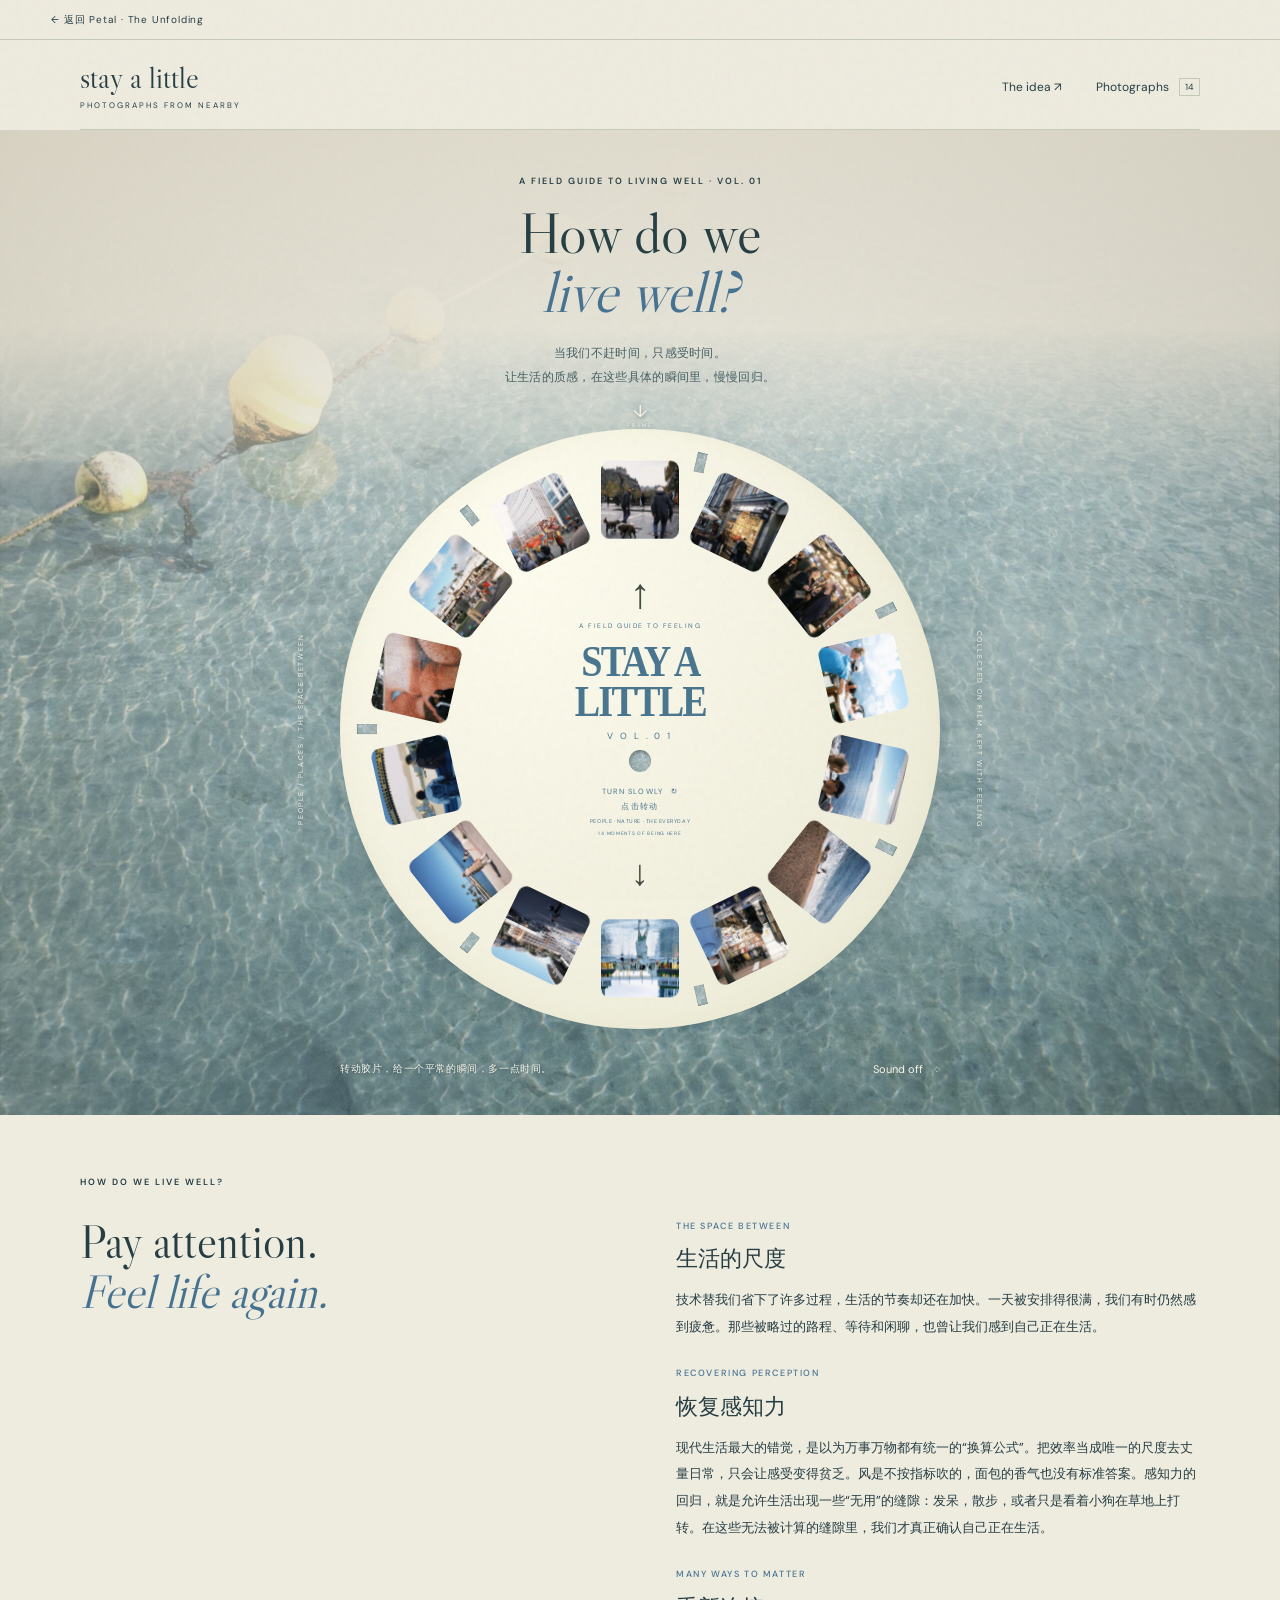
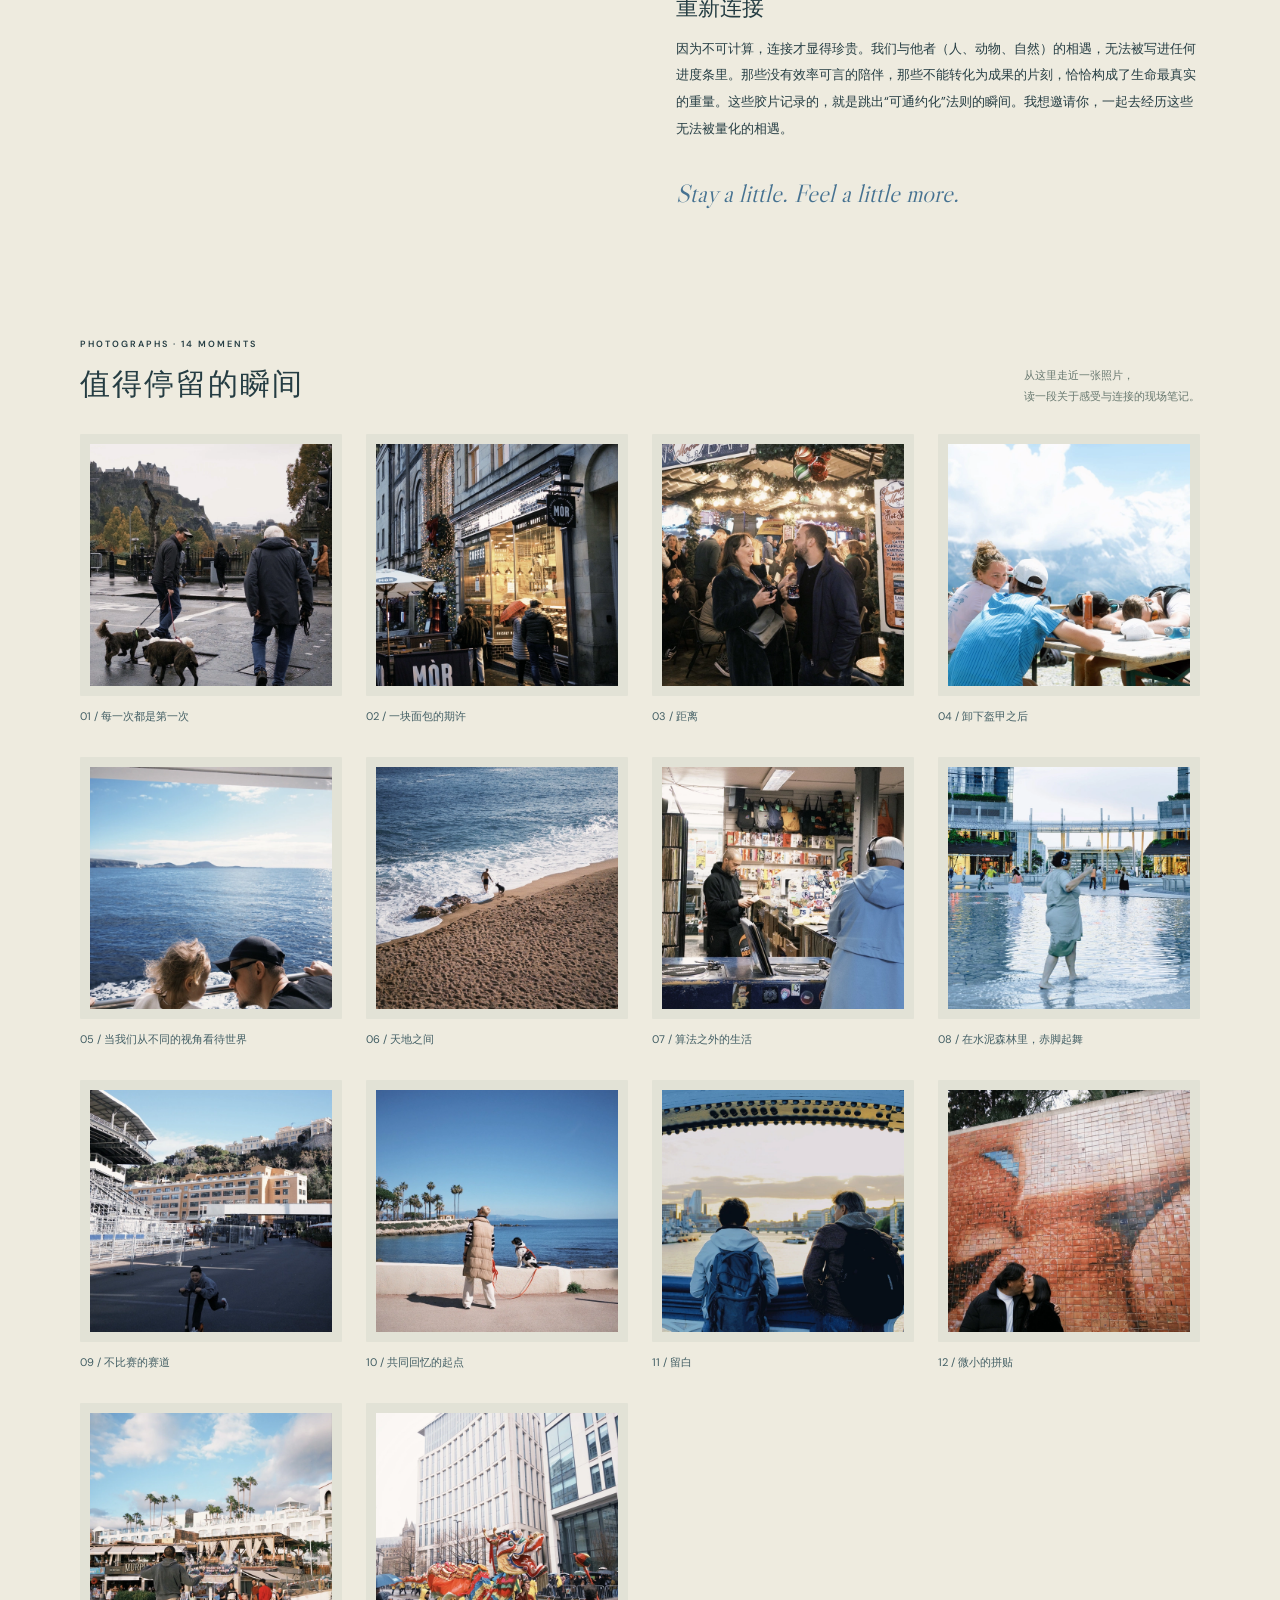
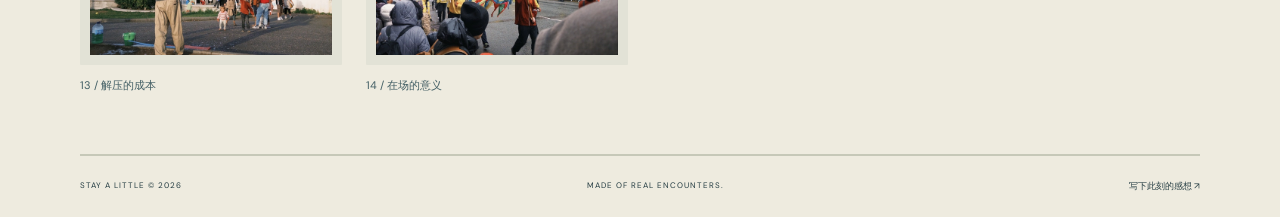
<file: a-little-closer/index.html>
<!doctype html>
<html lang="zh-CN"><head><meta charset="utf-8"><meta name="viewport" content="width=device-width, initial-scale=1"><meta name="theme-color" content="#e9e5d8"><meta name="description" content="如何过得更好？通过人与人、人与自然和其他生命的真实相处，恢复感知力。十四幅胶片，十四次停留。"><title>Stay a Little — A Field Guide to Feeling</title><link rel="stylesheet" href="style.css"><link rel="stylesheet" href="reel-refinement.css"><link rel="stylesheet" href="stories.css"><link rel="stylesheet" href="atmosphere.css"><link rel="stylesheet" href="layout.css"><link rel="stylesheet" href="petal-integration.css"></head>
<body>
<a class="petal-return" href="../index.html#unfolding">← 返回 Petal · The Unfolding</a>
<header><a class="brand" href="#">stay a little<span>PHOTOGRAPHS FROM NEARBY</span></a><nav><a href="#about">The idea ↗</a><a id="archiveBtn" href="#archive">Photographs <span>14</span></a></nav></header>
<main>
<section class="experience" aria-label="Interactive photo reel">
<div class="intro"><p class="eyebrow">A FIELD GUIDE TO LIVING WELL · VOL. 01</p><h1>How do we<br><em>live well?</em></h1><p class="lead">当我们不赶时间，只感受时间。<br>让生活的质感，在这些具体的瞬间里，慢慢回归。</p></div>
<div class="reel-stage"><div class="side-note left-note">PEOPLE / PLACES / THE SPACE BETWEEN</div><div class="registration" aria-hidden="true">↓<span>FRAME</span></div><div id="reel" class="reel" aria-label="Fourteen photographs arranged on a film reel"></div><button class="hub" id="spinBtn" aria-label="点击转动胶片转盘 / Spin the photo reel"><span class="hub-top">A FIELD GUIDE TO FEELING</span><strong>STAY A<br>LITTLE</strong><span class="edition">V O L . 0 1</span><span class="spindle" aria-hidden="true"></span><span class="hub-action">TURN SLOWLY <b>↻</b><span class="hub-action-zh">点击转动</span></span><span class="hub-bottom">PEOPLE · NATURE · THE EVERYDAY</span><span class="hub-foot">14 MOMENTS OF BEING HERE</span></button><div class="side-note right-note">COLLECTED ON FILM, KEPT WITH FEELING</div></div>
<div class="under-reel"><span id="spinStatus" role="status">转动胶片，给一个平常的瞬间，多一点时间。</span><button id="soundBtn" aria-pressed="false">Sound off <span>◌</span></button></div>
</section>
<section id="about" class="about"><p class="eyebrow">HOW DO WE LIVE WELL?</p><div><h2>Pay attention.<br><em>Feel life again.</em></h2><div class="about-copy"><h3>THE SPACE BETWEEN</h3><h4>生活的尺度</h4><p>技术替我们省下了许多过程，生活的节奏却还在加快。一天被安排得很满，我们有时仍然感到疲惫。那些被略过的路程、等待和闲聊，也曾让我们感到自己正在生活。</p><h3>RECOVERING PERCEPTION</h3><h4>恢复感知力</h4><p>现代生活最大的错觉，是以为万事万物都有统一的“换算公式”。把效率当成唯一的尺度去丈量日常，只会让感受变得贫乏。风是不按指标吹的，面包的香气也没有标准答案。感知力的回归，就是允许生活出现一些“无用”的缝隙：发呆，散步，或者只是看着小狗在草地上打转。在这些无法被计算的缝隙里，我们才真正确认自己正在生活。</p><h3>MANY WAYS TO MATTER</h3><h4>重新连接</h4><p>因为不可计算，连接才显得珍贵。我们与他者（人、动物、自然）的相遇，无法被写进任何进度条里。那些没有效率可言的陪伴，那些不能转化为成果的片刻，恰恰构成了生命最真实的重量。这些胶片记录的，就是跳出“可通约化”法则的瞬间。我想邀请你，一起去经历这些无法被量化的相遇。</p><span class="signature">Stay a little. Feel a little more.</span></div></div></section>
<section id="archive" class="archive" aria-labelledby="galleryTitle"><div class="archive-heading"><div><p class="eyebrow">PHOTOGRAPHS · 14 MOMENTS</p><h2 id="galleryTitle">值得停留的瞬间</h2></div><p class="gallery-intro">从这里走近一张照片，<br>读一段关于感受与连接的现场笔记。</p></div><div id="grid" class="grid"></div></section>
</main><footer><span>STAY A LITTLE © 2026</span><span>MADE OF REAL ENCOUNTERS.</span><button id="editAll">写下此刻的感想 ↗</button></footer>
<dialog id="photoDialog" aria-labelledby="photoTitle"><button class="close" id="closeDialog" aria-label="Close photograph">×</button><div class="photo-layout"><div class="photo-wrap"><img id="fullPhoto" alt=""><span class="photo-number" id="photoNumber"></span></div><aside class="field-note"><p class="eyebrow">STAY A LITTLE / FIELD NOTE <span id="noteNumber"></span></p><p class="story-kicker" id="photoTitleEn" lang="en"></p><h2 id="photoTitle"></h2><div class="caption" id="photoCaption"></div><dl class="metadata" id="metadata"></dl><p class="sensory" id="sensory"></p><p id="noteProvenance" class="note-provenance"></p><div class="note-actions"><button id="editNote">留下此刻的感想 ↗</button><button id="nextPhoto">再遇见一个瞬间 →</button></div><form id="noteForm" hidden><p class="eyebrow">A NOTE TO THIS MOMENT</p><label for="reflectionText">这张照片，让你想起了什么？</label><textarea id="reflectionText" name="reflection" rows="5" maxlength="3000" placeholder="一个人、一段回忆，或此刻的一个念头……"></textarea><div class="reflection-actions"><button type="submit">保存感想</button><span id="reflectionStatus" role="status"></span></div><small>只保存在当前浏览器，重新打开这张照片即可继续写。</small></form></aside></div></dialog>
<script src="stories.js"></script><script src="app.js"></script><script>
  const petalOffset = new URLSearchParams(location.search).get('petalOffset');
  if (petalOffset !== null && /^-?\d+$/.test(petalOffset)) {
    const returnUrl = new URL('../index.html', location.href);
    returnUrl.searchParams.set('restoreUnfolding', petalOffset);
    document.querySelector('.petal-return').href = returnUrl.href;
  }
</script></body></html>
</file>
<file: assets/fonts/google-local.css>
@font-face {
  font-family: 'Noto Serif SC';
  font-style: normal;
  font-weight: 400;
  font-display: swap;
  src: url(noto-0-1.ttf) format('truetype');
  unicode-range: U+0020,U+0021,U+0022,U+0023,U+0024,U+0025,U+0026,U+0027,U+0028,U+0029,U+002A,U+002B,U+002C,U+002D,U+002E,U+002F,U+0030,U+0031,U+0032,U+0033,U+0034,U+0035,U+0036,U+0037,U+0038,U+0039,U+003A,U+003B,U+003C,U+003D,U+003E,U+003F,U+0040,U+0041,U+0042,U+0043,U+0044,U+0045,U+0046,U+0047,U+0048,U+0049,U+004A,U+004B,U+004C,U+004D,U+004E,U+004F,U+0050,U+0051,U+0052,U+0053,U+0054,U+0055,U+0056,U+0057,U+0058,U+0059,U+005A,U+005B,U+005D,U+005F,U+0060,U+0061,U+0062,U+0063,U+0064,U+0065,U+0066,U+0067,U+0068,U+0069,U+006A,U+006B,U+006C,U+006D,U+006E,U+006F,U+0070,U+0071,U+0072,U+0073,U+0074,U+0075,U+0076,U+0077,U+0078,U+0079,U+007A,U+007B,U+007C,U+007D,U+007E,U+00A9,U+00B7,U+00D7,U+00F8,U+03B2,U+2013,U+2014;
}
@font-face {
  font-family: 'Noto Serif SC';
  font-style: normal;
  font-weight: 500;
  font-display: swap;
  src: url(noto-0-2.ttf) format('truetype');
  unicode-range: U+0020,U+0021,U+0022,U+0023,U+0024,U+0025,U+0026,U+0027,U+0028,U+0029,U+002A,U+002B,U+002C,U+002D,U+002E,U+002F,U+0030,U+0031,U+0032,U+0033,U+0034,U+0035,U+0036,U+0037,U+0038,U+0039,U+003A,U+003B,U+003C,U+003D,U+003E,U+003F,U+0040,U+0041,U+0042,U+0043,U+0044,U+0045,U+0046,U+0047,U+0048,U+0049,U+004A,U+004B,U+004C,U+004D,U+004E,U+004F,U+0050,U+0051,U+0052,U+0053,U+0054,U+0055,U+0056,U+0057,U+0058,U+0059,U+005A,U+005B,U+005D,U+005F,U+0060,U+0061,U+0062,U+0063,U+0064,U+0065,U+0066,U+0067,U+0068,U+0069,U+006A,U+006B,U+006C,U+006D,U+006E,U+006F,U+0070,U+0071,U+0072,U+0073,U+0074,U+0075,U+0076,U+0077,U+0078,U+0079,U+007A,U+007B,U+007C,U+007D,U+007E,U+00A9,U+00B7,U+00D7,U+00F8,U+03B2,U+2013,U+2014;
}
@font-face {
  font-family: 'Noto Serif SC';
  font-style: normal;
  font-weight: 600;
  font-display: swap;
  src: url(noto-0-3.ttf) format('truetype');
  unicode-range: U+0020,U+0021,U+0022,U+0023,U+0024,U+0025,U+0026,U+0027,U+0028,U+0029,U+002A,U+002B,U+002C,U+002D,U+002E,U+002F,U+0030,U+0031,U+0032,U+0033,U+0034,U+0035,U+0036,U+0037,U+0038,U+0039,U+003A,U+003B,U+003C,U+003D,U+003E,U+003F,U+0040,U+0041,U+0042,U+0043,U+0044,U+0045,U+0046,U+0047,U+0048,U+0049,U+004A,U+004B,U+004C,U+004D,U+004E,U+004F,U+0050,U+0051,U+0052,U+0053,U+0054,U+0055,U+0056,U+0057,U+0058,U+0059,U+005A,U+005B,U+005D,U+005F,U+0060,U+0061,U+0062,U+0063,U+0064,U+0065,U+0066,U+0067,U+0068,U+0069,U+006A,U+006B,U+006C,U+006D,U+006E,U+006F,U+0070,U+0071,U+0072,U+0073,U+0074,U+0075,U+0076,U+0077,U+0078,U+0079,U+007A,U+007B,U+007C,U+007D,U+007E,U+00A9,U+00B7,U+00D7,U+00F8,U+03B2,U+2013,U+2014;
}
@font-face {
  font-family: 'Noto Serif SC';
  font-style: normal;
  font-weight: 400;
  font-display: swap;
  src: url(noto-1-1.ttf) format('truetype');
  unicode-range: U+2018,U+2019,U+201C,U+201D,U+2039,U+203A,U+2191,U+2192,U+2193,U+2197,U+2208,U+2212,U+2248,U+2265,U+2605,U+2713,U+2715,U+3001,U+3002,U+300C,U+300D,U+4E00,U+4E07,U+4E09,U+4E0A,U+4E0B,U+4E0D,U+4E0E,U+4E13,U+4E14,U+4E16,U+4E1A,U+4E24,U+4E27,U+4E2A,U+4E2D,U+4E39,U+4E3A,U+4E3B,U+4E48,U+4E4B,U+4E4E,U+4E50,U+4E5F,U+4E60,U+4E66,U+4E86,U+4E8B,U+4E8C,U+4E8E,U+4E92,U+4E9B,U+4EA4,U+4EA7,U+4EAB,U+4EAE,U+4EBA,U+4EC0,U+4EC5,U+4ECA,U+4ECB,U+4ECD,U+4ECE,U+4ED6,U+4EE3,U+4EE5,U+4EEA,U+4EEC,U+4EF6,U+4EF7,U+4EFB,U+4EFD,U+4F01,U+4F17,U+4F18,U+4F19,U+4F1A,U+4F20,U+4F26,U+4F30,U+4F34,U+4F46,U+4F4D,U+4F4F,U+4F53,U+4F55,U+4F59,U+4F5C,U+4F60,U+4F73,U+4F7F,U+4F8B,U+4F9B,U+4F9D,U+4FA7,U+4FDD,U+4FE1,U+4FEE,U+5019,U+503C;
}
@font-face {
  font-family: 'Noto Serif SC';
  font-style: normal;
  font-weight: 500;
  font-display: swap;
  src: url(noto-1-2.ttf) format('truetype');
  unicode-range: U+2018,U+2019,U+201C,U+201D,U+2039,U+203A,U+2191,U+2192,U+2193,U+2197,U+2208,U+2212,U+2248,U+2265,U+2605,U+2713,U+2715,U+3001,U+3002,U+300C,U+300D,U+4E00,U+4E07,U+4E09,U+4E0A,U+4E0B,U+4E0D,U+4E0E,U+4E13,U+4E14,U+4E16,U+4E1A,U+4E24,U+4E27,U+4E2A,U+4E2D,U+4E39,U+4E3A,U+4E3B,U+4E48,U+4E4B,U+4E4E,U+4E50,U+4E5F,U+4E60,U+4E66,U+4E86,U+4E8B,U+4E8C,U+4E8E,U+4E92,U+4E9B,U+4EA4,U+4EA7,U+4EAB,U+4EAE,U+4EBA,U+4EC0,U+4EC5,U+4ECA,U+4ECB,U+4ECD,U+4ECE,U+4ED6,U+4EE3,U+4EE5,U+4EEA,U+4EEC,U+4EF6,U+4EF7,U+4EFB,U+4EFD,U+4F01,U+4F17,U+4F18,U+4F19,U+4F1A,U+4F20,U+4F26,U+4F30,U+4F34,U+4F46,U+4F4D,U+4F4F,U+4F53,U+4F55,U+4F59,U+4F5C,U+4F60,U+4F73,U+4F7F,U+4F8B,U+4F9B,U+4F9D,U+4FA7,U+4FDD,U+4FE1,U+4FEE,U+5019,U+503C;
}
@font-face {
  font-family: 'Noto Serif SC';
  font-style: normal;
  font-weight: 600;
  font-display: swap;
  src: url(noto-1-3.ttf) format('truetype');
  unicode-range: U+2018,U+2019,U+201C,U+201D,U+2039,U+203A,U+2191,U+2192,U+2193,U+2197,U+2208,U+2212,U+2248,U+2265,U+2605,U+2713,U+2715,U+3001,U+3002,U+300C,U+300D,U+4E00,U+4E07,U+4E09,U+4E0A,U+4E0B,U+4E0D,U+4E0E,U+4E13,U+4E14,U+4E16,U+4E1A,U+4E24,U+4E27,U+4E2A,U+4E2D,U+4E39,U+4E3A,U+4E3B,U+4E48,U+4E4B,U+4E4E,U+4E50,U+4E5F,U+4E60,U+4E66,U+4E86,U+4E8B,U+4E8C,U+4E8E,U+4E92,U+4E9B,U+4EA4,U+4EA7,U+4EAB,U+4EAE,U+4EBA,U+4EC0,U+4EC5,U+4ECA,U+4ECB,U+4ECD,U+4ECE,U+4ED6,U+4EE3,U+4EE5,U+4EEA,U+4EEC,U+4EF6,U+4EF7,U+4EFB,U+4EFD,U+4F01,U+4F17,U+4F18,U+4F19,U+4F1A,U+4F20,U+4F26,U+4F30,U+4F34,U+4F46,U+4F4D,U+4F4F,U+4F53,U+4F55,U+4F59,U+4F5C,U+4F60,U+4F73,U+4F7F,U+4F8B,U+4F9B,U+4F9D,U+4FA7,U+4FDD,U+4FE1,U+4FEE,U+5019,U+503C;
}
@font-face {
  font-family: 'Noto Serif SC';
  font-style: normal;
  font-weight: 400;
  font-display: swap;
  src: url(noto-2-1.ttf) format('truetype');
  unicode-range: U+5047,U+504F,U+505A,U+505C,U+50CF,U+5141,U+5143,U+5145,U+5148,U+514D,U+5165,U+5168,U+516C,U+5170,U+5171,U+5173,U+5176,U+5177,U+517C,U+5185,U+518D,U+5199,U+51B3,U+51C6,U+51CF,U+51E0,U+51FA,U+51FB,U+5206,U+5207,U+5212,U+5217,U+5219,U+521A,U+521B,U+5224,U+5229,U+522B,U+5230,U+5236,U+5237,U+524A,U+524D,U+5269,U+526A,U+529B,U+529E,U+52A0,U+52A1,U+52A8,U+52A9,U+52BF,U+5305,U+5316,U+5317,U+533A,U+5347,U+534A,U+534E,U+534F,U+5355,U+5356,U+5357,U+5361,U+5370,U+5373,U+5377,U+5385,U+5386,U+538B,U+539F,U+53BB,U+53C2,U+53C9,U+53CA,U+53CC,U+53CD,U+53D1,U+53D6,U+53D7,U+53D8,U+53D9,U+53E0,U+53E3,U+53EA,U+53EF,U+53F0,U+53F3,U+53F7,U+5403,U+5404,U+5408,U+540C,U+540D,U+540E,U+5411,U+541E,U+5426,U+542B,U+542C;
}
@font-face {
  font-family: 'Noto Serif SC';
  font-style: normal;
  font-weight: 500;
  font-display: swap;
  src: url(noto-2-2.ttf) format('truetype');
  unicode-range: U+5047,U+504F,U+505A,U+505C,U+50CF,U+5141,U+5143,U+5145,U+5148,U+514D,U+5165,U+5168,U+516C,U+5170,U+5171,U+5173,U+5176,U+5177,U+517C,U+5185,U+518D,U+5199,U+51B3,U+51C6,U+51CF,U+51E0,U+51FA,U+51FB,U+5206,U+5207,U+5212,U+5217,U+5219,U+521A,U+521B,U+5224,U+5229,U+522B,U+5230,U+5236,U+5237,U+524A,U+524D,U+5269,U+526A,U+529B,U+529E,U+52A0,U+52A1,U+52A8,U+52A9,U+52BF,U+5305,U+5316,U+5317,U+533A,U+5347,U+534A,U+534E,U+534F,U+5355,U+5356,U+5357,U+5361,U+5370,U+5373,U+5377,U+5385,U+5386,U+538B,U+539F,U+53BB,U+53C2,U+53C9,U+53CA,U+53CC,U+53CD,U+53D1,U+53D6,U+53D7,U+53D8,U+53D9,U+53E0,U+53E3,U+53EA,U+53EF,U+53F0,U+53F3,U+53F7,U+5403,U+5404,U+5408,U+540C,U+540D,U+540E,U+5411,U+541E,U+5426,U+542B,U+542C;
}
@font-face {
  font-family: 'Noto Serif SC';
  font-style: normal;
  font-weight: 600;
  font-display: swap;
  src: url(noto-2-3.ttf) format('truetype');
  unicode-range: U+5047,U+504F,U+505A,U+505C,U+50CF,U+5141,U+5143,U+5145,U+5148,U+514D,U+5165,U+5168,U+516C,U+5170,U+5171,U+5173,U+5176,U+5177,U+517C,U+5185,U+518D,U+5199,U+51B3,U+51C6,U+51CF,U+51E0,U+51FA,U+51FB,U+5206,U+5207,U+5212,U+5217,U+5219,U+521A,U+521B,U+5224,U+5229,U+522B,U+5230,U+5236,U+5237,U+524A,U+524D,U+5269,U+526A,U+529B,U+529E,U+52A0,U+52A1,U+52A8,U+52A9,U+52BF,U+5305,U+5316,U+5317,U+533A,U+5347,U+534A,U+534E,U+534F,U+5355,U+5356,U+5357,U+5361,U+5370,U+5373,U+5377,U+5385,U+5386,U+538B,U+539F,U+53BB,U+53C2,U+53C9,U+53CA,U+53CC,U+53CD,U+53D1,U+53D6,U+53D7,U+53D8,U+53D9,U+53E0,U+53E3,U+53EA,U+53EF,U+53F0,U+53F3,U+53F7,U+5403,U+5404,U+5408,U+540C,U+540D,U+540E,U+5411,U+541E,U+5426,U+542B,U+542C;
}
@font-face {
  font-family: 'Noto Serif SC';
  font-style: normal;
  font-weight: 400;
  font-display: swap;
  src: url(noto-3-1.ttf) format('truetype');
  unicode-range: U+542F,U+5448,U+544A,U+5458,U+5468,U+5473,U+547D,U+54C1,U+54CD,U+552E,U+5531,U+5546,U+5668,U+56CA,U+56DB,U+56DE,U+56E0,U+56E2,U+56F0,U+56F4,U+56FD,U+56FE,U+5706,U+5708,U+571F,U+5728,U+5730,U+573A,U+5740,U+5747,U+574A,U+5750,U+5757,U+578B,U+57AB,U+57CE,U+57DF,U+57FA,U+5806,U+5821,U+589E,U+589F,U+58E4,U+58EB,U+5904,U+5907,U+590D,U+5916,U+591A,U+5927,U+5929,U+592E,U+5931,U+5934,U+5956,U+5957,U+5965,U+597D,U+5982,U+5999,U+59C6,U+59CB,U+59FF,U+5A01,U+5A92,U+5B57,U+5B58,U+5B66,U+5B75,U+5B83,U+5B87,U+5B8C,U+5B99,U+5B9A,U+5B9E,U+5BA1,U+5BA2,U+5BA3,U+5BB6,U+5BB9,U+5BBD,U+5BDF,U+5BF8,U+5BF9,U+5BFC,U+5C01,U+5C06,U+5C0F,U+5C16,U+5C1A,U+5C1D,U+5C31,U+5C3A,U+5C3D,U+5C42,U+5C45,U+5C4F,U+5C55,U+5C5E,U+5D4C;
}
@font-face {
  font-family: 'Noto Serif SC';
  font-style: normal;
  font-weight: 500;
  font-display: swap;
  src: url(noto-3-2.ttf) format('truetype');
  unicode-range: U+542F,U+5448,U+544A,U+5458,U+5468,U+5473,U+547D,U+54C1,U+54CD,U+552E,U+5531,U+5546,U+5668,U+56CA,U+56DB,U+56DE,U+56E0,U+56E2,U+56F0,U+56F4,U+56FD,U+56FE,U+5706,U+5708,U+571F,U+5728,U+5730,U+573A,U+5740,U+5747,U+574A,U+5750,U+5757,U+578B,U+57AB,U+57CE,U+57DF,U+57FA,U+5806,U+5821,U+589E,U+589F,U+58E4,U+58EB,U+5904,U+5907,U+590D,U+5916,U+591A,U+5927,U+5929,U+592E,U+5931,U+5934,U+5956,U+5957,U+5965,U+597D,U+5982,U+5999,U+59C6,U+59CB,U+59FF,U+5A01,U+5A92,U+5B57,U+5B58,U+5B66,U+5B75,U+5B83,U+5B87,U+5B8C,U+5B99,U+5B9A,U+5B9E,U+5BA1,U+5BA2,U+5BA3,U+5BB6,U+5BB9,U+5BBD,U+5BDF,U+5BF8,U+5BF9,U+5BFC,U+5C01,U+5C06,U+5C0F,U+5C16,U+5C1A,U+5C1D,U+5C31,U+5C3A,U+5C3D,U+5C42,U+5C45,U+5C4F,U+5C55,U+5C5E,U+5D4C;
}
@font-face {
  font-family: 'Noto Serif SC';
  font-style: normal;
  font-weight: 600;
  font-display: swap;
  src: url(noto-3-3.ttf) format('truetype');
  unicode-range: U+542F,U+5448,U+544A,U+5458,U+5468,U+5473,U+547D,U+54C1,U+54CD,U+552E,U+5531,U+5546,U+5668,U+56CA,U+56DB,U+56DE,U+56E0,U+56E2,U+56F0,U+56F4,U+56FD,U+56FE,U+5706,U+5708,U+571F,U+5728,U+5730,U+573A,U+5740,U+5747,U+574A,U+5750,U+5757,U+578B,U+57AB,U+57CE,U+57DF,U+57FA,U+5806,U+5821,U+589E,U+589F,U+58E4,U+58EB,U+5904,U+5907,U+590D,U+5916,U+591A,U+5927,U+5929,U+592E,U+5931,U+5934,U+5956,U+5957,U+5965,U+597D,U+5982,U+5999,U+59C6,U+59CB,U+59FF,U+5A01,U+5A92,U+5B57,U+5B58,U+5B66,U+5B75,U+5B83,U+5B87,U+5B8C,U+5B99,U+5B9A,U+5B9E,U+5BA1,U+5BA2,U+5BA3,U+5BB6,U+5BB9,U+5BBD,U+5BDF,U+5BF8,U+5BF9,U+5BFC,U+5C01,U+5C06,U+5C0F,U+5C16,U+5C1A,U+5C1D,U+5C31,U+5C3A,U+5C3D,U+5C42,U+5C45,U+5C4F,U+5C55,U+5C5E,U+5D4C;
}
@font-face {
  font-family: 'Noto Serif SC';
  font-style: normal;
  font-weight: 400;
  font-display: swap;
  src: url(noto-4-1.ttf) format('truetype');
  unicode-range: U+5DDE,U+5DE5,U+5DE6,U+5DEE,U+5DF1,U+5DF2,U+5E02,U+5E08,U+5E26,U+5E27,U+5E38,U+5E45,U+5E72,U+5E73,U+5E74,U+5E76,U+5E7F,U+5E8F,U+5E93,U+5E94,U+5E95,U+5EA6,U+5ED3,U+5EFA,U+5F00,U+5F0F,U+5F15,U+5F20,U+5F31,U+5F39,U+5F3A,U+5F52,U+5F53,U+5F55,U+5F62,U+5F71,U+5F7B,U+5F84,U+5F85,U+5F92,U+5F97,U+5FA1,U+5FAA,U+5FAE,U+5FC3,U+5FC5,U+5FEB,U+5FF5,U+6001,U+601D,U+6027,U+603B,U+6062,U+606F,U+6070,U+60AC,U+60C5,U+60EF,U+60F3,U+610F,U+611F,U+613F,U+6162,U+6210,U+6211,U+6216,U+6237,U+6240,U+6247,U+624B,U+624D,U+624E,U+6253,U+6267,U+6269,U+6280,U+628A,U+6297,U+62A5,U+62AC,U+62C5,U+62D2,U+62D6,U+62E9,U+62F7,U+62FD,U+6301,U+6302,U+6309,U+632A,U+6349,U+6355,U+6362,U+636E,U+6388,U+6389,U+638C,U+6392,U+63A2,U+63A5;
}
@font-face {
  font-family: 'Noto Serif SC';
  font-style: normal;
  font-weight: 500;
  font-display: swap;
  src: url(noto-4-2.ttf) format('truetype');
  unicode-range: U+5DDE,U+5DE5,U+5DE6,U+5DEE,U+5DF1,U+5DF2,U+5E02,U+5E08,U+5E26,U+5E27,U+5E38,U+5E45,U+5E72,U+5E73,U+5E74,U+5E76,U+5E7F,U+5E8F,U+5E93,U+5E94,U+5E95,U+5EA6,U+5ED3,U+5EFA,U+5F00,U+5F0F,U+5F15,U+5F20,U+5F31,U+5F39,U+5F3A,U+5F52,U+5F53,U+5F55,U+5F62,U+5F71,U+5F7B,U+5F84,U+5F85,U+5F92,U+5F97,U+5FA1,U+5FAA,U+5FAE,U+5FC3,U+5FC5,U+5FEB,U+5FF5,U+6001,U+601D,U+6027,U+603B,U+6062,U+606F,U+6070,U+60AC,U+60C5,U+60EF,U+60F3,U+610F,U+611F,U+613F,U+6162,U+6210,U+6211,U+6216,U+6237,U+6240,U+6247,U+624B,U+624D,U+624E,U+6253,U+6267,U+6269,U+6280,U+628A,U+6297,U+62A5,U+62AC,U+62C5,U+62D2,U+62D6,U+62E9,U+62F7,U+62FD,U+6301,U+6302,U+6309,U+632A,U+6349,U+6355,U+6362,U+636E,U+6388,U+6389,U+638C,U+6392,U+63A2,U+63A5;
}
@font-face {
  font-family: 'Noto Serif SC';
  font-style: normal;
  font-weight: 600;
  font-display: swap;
  src: url(noto-4-3.ttf) format('truetype');
  unicode-range: U+5DDE,U+5DE5,U+5DE6,U+5DEE,U+5DF1,U+5DF2,U+5E02,U+5E08,U+5E26,U+5E27,U+5E38,U+5E45,U+5E72,U+5E73,U+5E74,U+5E76,U+5E7F,U+5E8F,U+5E93,U+5E94,U+5E95,U+5EA6,U+5ED3,U+5EFA,U+5F00,U+5F0F,U+5F15,U+5F20,U+5F31,U+5F39,U+5F3A,U+5F52,U+5F53,U+5F55,U+5F62,U+5F71,U+5F7B,U+5F84,U+5F85,U+5F92,U+5F97,U+5FA1,U+5FAA,U+5FAE,U+5FC3,U+5FC5,U+5FEB,U+5FF5,U+6001,U+601D,U+6027,U+603B,U+6062,U+606F,U+6070,U+60AC,U+60C5,U+60EF,U+60F3,U+610F,U+611F,U+613F,U+6162,U+6210,U+6211,U+6216,U+6237,U+6240,U+6247,U+624B,U+624D,U+624E,U+6253,U+6267,U+6269,U+6280,U+628A,U+6297,U+62A5,U+62AC,U+62C5,U+62D2,U+62D6,U+62E9,U+62F7,U+62FD,U+6301,U+6302,U+6309,U+632A,U+6349,U+6355,U+6362,U+636E,U+6388,U+6389,U+638C,U+6392,U+63A2,U+63A5;
}
@font-face {
  font-family: 'Noto Serif SC';
  font-style: normal;
  font-weight: 400;
  font-display: swap;
  src: url(noto-5-1.ttf) format('truetype');
  unicode-range: U+63A7,U+63A8,U+63D0,U+642D,U+6444,U+6478,U+6491,U+64AD,U+64B0,U+64CD,U+652F,U+6536,U+6539,U+653E,U+6545,U+6548,U+654F,U+6559,U+6566,U+6570,U+6574,U+6587,U+6599,U+65AD,U+65AF,U+65B0,U+65B9,U+65C5,U+65E0,U+65E2,U+65E5,U+65F6,U+660E,U+6620,U+662F,U+663E,U+666E,U+666F,U+6670,U+667A,U+6697,U+66F4,U+66FC,U+66FF,U+6700,U+6709,U+670B,U+671F,U+672A,U+672B,U+672C,U+672F,U+673A,U+6743,U+674E,U+6750,U+675F,U+6761,U+6765,U+6770,U+6781,U+6784,U+6790,U+679C,U+67B6,U+67D0,U+67E5,U+6807,U+6808,U+680F,U+6821,U+6837,U+6838,U+6839,U+683C,U+6848,U+684C,U+6863,U+6865,U+68B3,U+68C0,U+690D,U+6982,U+6A21,U+6A31,U+6B21,U+6B62,U+6B63,U+6B64,U+6B65,U+6BB5,U+6BCD,U+6BCF,U+6BD4,U+6BD5,U+6C42,U+6C49,U+6C89,U+6C9F,U+6CBF;
}
@font-face {
  font-family: 'Noto Serif SC';
  font-style: normal;
  font-weight: 500;
  font-display: swap;
  src: url(noto-5-2.ttf) format('truetype');
  unicode-range: U+63A7,U+63A8,U+63D0,U+642D,U+6444,U+6478,U+6491,U+64AD,U+64B0,U+64CD,U+652F,U+6536,U+6539,U+653E,U+6545,U+6548,U+654F,U+6559,U+6566,U+6570,U+6574,U+6587,U+6599,U+65AD,U+65AF,U+65B0,U+65B9,U+65C5,U+65E0,U+65E2,U+65E5,U+65F6,U+660E,U+6620,U+662F,U+663E,U+666E,U+666F,U+6670,U+667A,U+6697,U+66F4,U+66FC,U+66FF,U+6700,U+6709,U+670B,U+671F,U+672A,U+672B,U+672C,U+672F,U+673A,U+6743,U+674E,U+6750,U+675F,U+6761,U+6765,U+6770,U+6781,U+6784,U+6790,U+679C,U+67B6,U+67D0,U+67E5,U+6807,U+6808,U+680F,U+6821,U+6837,U+6838,U+6839,U+683C,U+6848,U+684C,U+6863,U+6865,U+68B3,U+68C0,U+690D,U+6982,U+6A21,U+6A31,U+6B21,U+6B62,U+6B63,U+6B64,U+6B65,U+6BB5,U+6BCD,U+6BCF,U+6BD4,U+6BD5,U+6C42,U+6C49,U+6C89,U+6C9F,U+6CBF;
}
@font-face {
  font-family: 'Noto Serif SC';
  font-style: normal;
  font-weight: 600;
  font-display: swap;
  src: url(noto-5-3.ttf) format('truetype');
  unicode-range: U+63A7,U+63A8,U+63D0,U+642D,U+6444,U+6478,U+6491,U+64AD,U+64B0,U+64CD,U+652F,U+6536,U+6539,U+653E,U+6545,U+6548,U+654F,U+6559,U+6566,U+6570,U+6574,U+6587,U+6599,U+65AD,U+65AF,U+65B0,U+65B9,U+65C5,U+65E0,U+65E2,U+65E5,U+65F6,U+660E,U+6620,U+662F,U+663E,U+666E,U+666F,U+6670,U+667A,U+6697,U+66F4,U+66FC,U+66FF,U+6700,U+6709,U+670B,U+671F,U+672A,U+672B,U+672C,U+672F,U+673A,U+6743,U+674E,U+6750,U+675F,U+6761,U+6765,U+6770,U+6781,U+6784,U+6790,U+679C,U+67B6,U+67D0,U+67E5,U+6807,U+6808,U+680F,U+6821,U+6837,U+6838,U+6839,U+683C,U+6848,U+684C,U+6863,U+6865,U+68B3,U+68C0,U+690D,U+6982,U+6A21,U+6A31,U+6B21,U+6B62,U+6B63,U+6B64,U+6B65,U+6BB5,U+6BCD,U+6BCF,U+6BD4,U+6BD5,U+6C42,U+6C49,U+6C89,U+6C9F,U+6CBF;
}
@font-face {
  font-family: 'Noto Serif SC';
  font-style: normal;
  font-weight: 400;
  font-display: swap;
  src: url(noto-6-1.ttf) format('truetype');
  unicode-range: U+6CD5,U+6CE2,U+6CE8,U+6D1E,U+6D3B,U+6D41,U+6D4B,U+6D4F,U+6D6E,U+6D77,U+6D78,U+6D88,U+6DB5,U+6DC0,U+6DE1,U+6DF1,U+6E05,U+6E20,U+6E21,U+6E2F,U+6E7E,U+6EA2,U+6ED1,U+6EDA,U+6EDE,U+6EE1,U+6F14,U+6F6E,U+7075,U+70B9,U+70BC,U+70ED,U+7126,U+7136,U+7167,U+7231,U+7247,U+7248,U+724C,U+7269,U+7279,U+72B6,U+72EC,U+7387,U+73AF,U+73B0,U+7406,U+74E3,U+751F,U+7528;
}
@font-face {
  font-family: 'Noto Serif SC';
  font-style: normal;
  font-weight: 500;
  font-display: swap;
  src: url(noto-6-2.ttf) format('truetype');
  unicode-range: U+6CD5,U+6CE2,U+6CE8,U+6D1E,U+6D3B,U+6D41,U+6D4B,U+6D4F,U+6D6E,U+6D77,U+6D78,U+6D88,U+6DB5,U+6DC0,U+6DE1,U+6DF1,U+6E05,U+6E20,U+6E21,U+6E2F,U+6E7E,U+6EA2,U+6ED1,U+6EDA,U+6EDE,U+6EE1,U+6F14,U+6F6E,U+7075,U+70B9,U+70BC,U+70ED,U+7126,U+7136,U+7167,U+7231,U+7247,U+7248,U+724C,U+7269,U+7279,U+72B6,U+72EC,U+7387,U+73AF,U+73B0,U+7406,U+74E3,U+751F,U+7528;
}
@font-face {
  font-family: 'Noto Serif SC';
  font-style: normal;
  font-weight: 600;
  font-display: swap;
  src: url(noto-6-3.ttf) format('truetype');
  unicode-range: U+6CD5,U+6CE2,U+6CE8,U+6D1E,U+6D3B,U+6D41,U+6D4B,U+6D4F,U+6D6E,U+6D77,U+6D78,U+6D88,U+6DB5,U+6DC0,U+6DE1,U+6DF1,U+6E05,U+6E20,U+6E21,U+6E2F,U+6E7E,U+6EA2,U+6ED1,U+6EDA,U+6EDE,U+6EE1,U+6F14,U+6F6E,U+7075,U+70B9,U+70BC,U+70ED,U+7126,U+7136,U+7167,U+7231,U+7247,U+7248,U+724C,U+7269,U+7279,U+72B6,U+72EC,U+7387,U+73AF,U+73B0,U+7406,U+74E3,U+751F,U+7528;
}
@font-face {
  font-family: 'Noto Serif SC';
  font-style: normal;
  font-weight: 400;
  font-display: swap;
  src: url(noto-7-1.ttf) format('truetype');
  unicode-range: U+7531,U+7535,U+753B,U+754C,U+7559,U+7565,U+7684,U+7686,U+76D1,U+76D6,U+76D8,U+76EE,U+76F4,U+76F8,U+770B,U+771F,U+7740,U+77E5,U+77E9,U+77ED,U+77EE,U+7801,U+7814,U+7855,U+786E,U+78D5,U+793A,U+793E,U+798F,U+79BB,U+79CD,U+79D1,U+79FB,U+7A0B,U+7A33,U+7A3F,U+7A57,U+7A76,U+7A7A,U+7A7F,U+7A97,U+7ACB,U+7AD6,U+7AD9,U+7ADE,U+7AEF,U+7B14,U+7B2C,U+7B49,U+7B51;
}
@font-face {
  font-family: 'Noto Serif SC';
  font-style: normal;
  font-weight: 500;
  font-display: swap;
  src: url(noto-7-2.ttf) format('truetype');
  unicode-range: U+7531,U+7535,U+753B,U+754C,U+7559,U+7565,U+7684,U+7686,U+76D1,U+76D6,U+76D8,U+76EE,U+76F4,U+76F8,U+770B,U+771F,U+7740,U+77E5,U+77E9,U+77ED,U+77EE,U+7801,U+7814,U+7855,U+786E,U+78D5,U+793A,U+793E,U+798F,U+79BB,U+79CD,U+79D1,U+79FB,U+7A0B,U+7A33,U+7A3F,U+7A57,U+7A76,U+7A7A,U+7A7F,U+7A97,U+7ACB,U+7AD6,U+7AD9,U+7ADE,U+7AEF,U+7B14,U+7B2C,U+7B49,U+7B51;
}
@font-face {
  font-family: 'Noto Serif SC';
  font-style: normal;
  font-weight: 600;
  font-display: swap;
  src: url(noto-7-3.ttf) format('truetype');
  unicode-range: U+7531,U+7535,U+753B,U+754C,U+7559,U+7565,U+7684,U+7686,U+76D1,U+76D6,U+76D8,U+76EE,U+76F4,U+76F8,U+770B,U+771F,U+7740,U+77E5,U+77E9,U+77ED,U+77EE,U+7801,U+7814,U+7855,U+786E,U+78D5,U+793A,U+793E,U+798F,U+79BB,U+79CD,U+79D1,U+79FB,U+7A0B,U+7A33,U+7A3F,U+7A57,U+7A76,U+7A7A,U+7A7F,U+7A97,U+7ACB,U+7AD6,U+7AD9,U+7ADE,U+7AEF,U+7B14,U+7B2C,U+7B49,U+7B51;
}
@font-face {
  font-family: 'Noto Serif SC';
  font-style: normal;
  font-weight: 400;
  font-display: swap;
  src: url(noto-8-1.ttf) format('truetype');
  unicode-range: U+7B56,U+7B79,U+7B7E,U+7B97,U+7BA1,U+7BB1,U+7BC7,U+7C73,U+7C7B,U+7C89,U+7CA4,U+7CFB,U+7D20,U+7D22,U+7D2F,U+7EA2,U+7EA7,U+7EB3,U+7EB5,U+7EB8,U+7EBF,U+7EC3,U+7EC4,U+7EC6,U+7EC7,U+7EC8,U+7ECF,U+7ED3,U+7ED5,U+7EDC,U+7EDD,U+7EDF,U+7EE7,U+7EEA,U+7EED,U+7EF4,U+7EFF,U+7F00,U+7F13,U+7F16,U+7F18,U+7F1D,U+7F29,U+7F51,U+7F6E,U+7F72,U+7F8A,U+7F8E,U+7FA4,U+8003;
}
@font-face {
  font-family: 'Noto Serif SC';
  font-style: normal;
  font-weight: 500;
  font-display: swap;
  src: url(noto-8-2.ttf) format('truetype');
  unicode-range: U+7B56,U+7B79,U+7B7E,U+7B97,U+7BA1,U+7BB1,U+7BC7,U+7C73,U+7C7B,U+7C89,U+7CA4,U+7CFB,U+7D20,U+7D22,U+7D2F,U+7EA2,U+7EA7,U+7EB3,U+7EB5,U+7EB8,U+7EBF,U+7EC3,U+7EC4,U+7EC6,U+7EC7,U+7EC8,U+7ECF,U+7ED3,U+7ED5,U+7EDC,U+7EDD,U+7EDF,U+7EE7,U+7EEA,U+7EED,U+7EF4,U+7EFF,U+7F00,U+7F13,U+7F16,U+7F18,U+7F1D,U+7F29,U+7F51,U+7F6E,U+7F72,U+7F8A,U+7F8E,U+7FA4,U+8003;
}
@font-face {
  font-family: 'Noto Serif SC';
  font-style: normal;
  font-weight: 600;
  font-display: swap;
  src: url(noto-8-3.ttf) format('truetype');
  unicode-range: U+7B56,U+7B79,U+7B7E,U+7B97,U+7BA1,U+7BB1,U+7BC7,U+7C73,U+7C7B,U+7C89,U+7CA4,U+7CFB,U+7D20,U+7D22,U+7D2F,U+7EA2,U+7EA7,U+7EB3,U+7EB5,U+7EB8,U+7EBF,U+7EC3,U+7EC4,U+7EC6,U+7EC7,U+7EC8,U+7ECF,U+7ED3,U+7ED5,U+7EDC,U+7EDD,U+7EDF,U+7EE7,U+7EEA,U+7EED,U+7EF4,U+7EFF,U+7F00,U+7F13,U+7F16,U+7F18,U+7F1D,U+7F29,U+7F51,U+7F6E,U+7F72,U+7F8A,U+7F8E,U+7FA4,U+8003;
}
@font-face {
  font-family: 'Noto Serif SC';
  font-style: normal;
  font-weight: 400;
  font-display: swap;
  src: url(noto-9-1.ttf) format('truetype');
  unicode-range: U+8005,U+800C,U+8017,U+8033,U+8054,U+805A,U+80CC,U+80F6,U+80FD,U+8109,U+81EA,U+81F4,U+8206,U+821E,U+822A,U+8272,U+827A,U+8282,U+82B1,U+82E5,U+8303,U+8350,U+8361,U+83B7,U+8425,U+843D,U+8457,U+85CF,U+865A,U+878D,U+884C,U+884D,U+8861,U+8868,U+8870,U+88AB,U+88C1,U+8981,U+8986,U+89C1,U+89C2,U+89C4,U+89C6,U+89C8,U+89C9,U+89D2,U+89E3,U+89E6,U+8A00,U+8BA1;
}
@font-face {
  font-family: 'Noto Serif SC';
  font-style: normal;
  font-weight: 500;
  font-display: swap;
  src: url(noto-9-2.ttf) format('truetype');
  unicode-range: U+8005,U+800C,U+8017,U+8033,U+8054,U+805A,U+80CC,U+80F6,U+80FD,U+8109,U+81EA,U+81F4,U+8206,U+821E,U+822A,U+8272,U+827A,U+8282,U+82B1,U+82E5,U+8303,U+8350,U+8361,U+83B7,U+8425,U+843D,U+8457,U+85CF,U+865A,U+878D,U+884C,U+884D,U+8861,U+8868,U+8870,U+88AB,U+88C1,U+8981,U+8986,U+89C1,U+89C2,U+89C4,U+89C6,U+89C8,U+89C9,U+89D2,U+89E3,U+89E6,U+8A00,U+8BA1;
}
@font-face {
  font-family: 'Noto Serif SC';
  font-style: normal;
  font-weight: 600;
  font-display: swap;
  src: url(noto-9-3.ttf) format('truetype');
  unicode-range: U+8005,U+800C,U+8017,U+8033,U+8054,U+805A,U+80CC,U+80F6,U+80FD,U+8109,U+81EA,U+81F4,U+8206,U+821E,U+822A,U+8272,U+827A,U+8282,U+82B1,U+82E5,U+8303,U+8350,U+8361,U+83B7,U+8425,U+843D,U+8457,U+85CF,U+865A,U+878D,U+884C,U+884D,U+8861,U+8868,U+8870,U+88AB,U+88C1,U+8981,U+8986,U+89C1,U+89C2,U+89C4,U+89C6,U+89C8,U+89C9,U+89D2,U+89E3,U+89E6,U+8A00,U+8BA1;
}
@font-face {
  font-family: 'Noto Serif SC';
  font-style: normal;
  font-weight: 400;
  font-display: swap;
  src: url(noto-10-1.ttf) format('truetype');
  unicode-range: U+8BA2,U+8BA4,U+8BA9,U+8BAE,U+8BB0,U+8BB8,U+8BBA,U+8BBE,U+8BBF,U+8BC1,U+8BC4,U+8BC6,U+8BD5,U+8BDD,U+8BDE,U+8BE5,U+8BE6,U+8BED,U+8BF4,U+8BF7,U+8BFB,U+8C03,U+8C61,U+8D1D,U+8D1F,U+8D23,U+8D26,U+8D2D,U+8D34,U+8D39,U+8D44,U+8D4B,U+8D5B,U+8D5E,U+8D70,U+8D76,U+8D77,U+8D85,U+8D8A,U+8D8B,U+8DB3,U+8DD1,U+8DDD,U+8DDF,U+8DE8,U+8DEF,U+8DF3,U+8DF5,U+8EAB,U+8EBA;
}
@font-face {
  font-family: 'Noto Serif SC';
  font-style: normal;
  font-weight: 500;
  font-display: swap;
  src: url(noto-10-2.ttf) format('truetype');
  unicode-range: U+8BA2,U+8BA4,U+8BA9,U+8BAE,U+8BB0,U+8BB8,U+8BBA,U+8BBE,U+8BBF,U+8BC1,U+8BC4,U+8BC6,U+8BD5,U+8BDD,U+8BDE,U+8BE5,U+8BE6,U+8BED,U+8BF4,U+8BF7,U+8BFB,U+8C03,U+8C61,U+8D1D,U+8D1F,U+8D23,U+8D26,U+8D2D,U+8D34,U+8D39,U+8D44,U+8D4B,U+8D5B,U+8D5E,U+8D70,U+8D76,U+8D77,U+8D85,U+8D8A,U+8D8B,U+8DB3,U+8DD1,U+8DDD,U+8DDF,U+8DE8,U+8DEF,U+8DF3,U+8DF5,U+8EAB,U+8EBA;
}
@font-face {
  font-family: 'Noto Serif SC';
  font-style: normal;
  font-weight: 600;
  font-display: swap;
  src: url(noto-10-3.ttf) format('truetype');
  unicode-range: U+8BA2,U+8BA4,U+8BA9,U+8BAE,U+8BB0,U+8BB8,U+8BBA,U+8BBE,U+8BBF,U+8BC1,U+8BC4,U+8BC6,U+8BD5,U+8BDD,U+8BDE,U+8BE5,U+8BE6,U+8BED,U+8BF4,U+8BF7,U+8BFB,U+8C03,U+8C61,U+8D1D,U+8D1F,U+8D23,U+8D26,U+8D2D,U+8D34,U+8D39,U+8D44,U+8D4B,U+8D5B,U+8D5E,U+8D70,U+8D76,U+8D77,U+8D85,U+8D8A,U+8D8B,U+8DB3,U+8DD1,U+8DDD,U+8DDF,U+8DE8,U+8DEF,U+8DF3,U+8DF5,U+8EAB,U+8EBA;
}
@font-face {
  font-family: 'Noto Serif SC';
  font-style: normal;
  font-weight: 400;
  font-display: swap;
  src: url(noto-11-1.ttf) format('truetype');
  unicode-range: U+8F68,U+8F6C,U+8F6E,U+8F7D,U+8F85,U+8F88,U+8F91,U+8F93,U+8FA8,U+8FB9,U+8FBE,U+8FC7,U+8FD0,U+8FD1,U+8FD8,U+8FD9,U+8FDB,U+8FDC,U+8FDE,U+8FED,U+9000,U+9001,U+9002,U+9003,U+9009,U+900F,U+9010,U+9014,U+901A,U+901F,U+9020,U+9038,U+903B,U+904D,U+9053,U+9057,U+907F,U+90A3,U+90AE,U+90E8,U+90FD,U+916A,U+91C7,U+91CA,U+91CC,U+91CD,U+91CF,U+949F,U+94AE,U+94FE;
}
@font-face {
  font-family: 'Noto Serif SC';
  font-style: normal;
  font-weight: 500;
  font-display: swap;
  src: url(noto-11-2.ttf) format('truetype');
  unicode-range: U+8F68,U+8F6C,U+8F6E,U+8F7D,U+8F85,U+8F88,U+8F91,U+8F93,U+8FA8,U+8FB9,U+8FBE,U+8FC7,U+8FD0,U+8FD1,U+8FD8,U+8FD9,U+8FDB,U+8FDC,U+8FDE,U+8FED,U+9000,U+9001,U+9002,U+9003,U+9009,U+900F,U+9010,U+9014,U+901A,U+901F,U+9020,U+9038,U+903B,U+904D,U+9053,U+9057,U+907F,U+90A3,U+90AE,U+90E8,U+90FD,U+916A,U+91C7,U+91CA,U+91CC,U+91CD,U+91CF,U+949F,U+94AE,U+94FE;
}
@font-face {
  font-family: 'Noto Serif SC';
  font-style: normal;
  font-weight: 600;
  font-display: swap;
  src: url(noto-11-3.ttf) format('truetype');
  unicode-range: U+8F68,U+8F6C,U+8F6E,U+8F7D,U+8F85,U+8F88,U+8F91,U+8F93,U+8FA8,U+8FB9,U+8FBE,U+8FC7,U+8FD0,U+8FD1,U+8FD8,U+8FD9,U+8FDB,U+8FDC,U+8FDE,U+8FED,U+9000,U+9001,U+9002,U+9003,U+9009,U+900F,U+9010,U+9014,U+901A,U+901F,U+9020,U+9038,U+903B,U+904D,U+9053,U+9057,U+907F,U+90A3,U+90AE,U+90E8,U+90FD,U+916A,U+91C7,U+91CA,U+91CC,U+91CD,U+91CF,U+949F,U+94AE,U+94FE;
}
@font-face {
  font-family: 'Noto Serif SC';
  font-style: normal;
  font-weight: 400;
  font-display: swap;
  src: url(noto-12-1.ttf) format('truetype');
  unicode-range: U+9500,U+9510,U+951A,U+952E,U+955C,U+957F,U+95E8,U+95ED,U+95EE,U+95F4,U+9605,U+9608,U+961F,U+9632,U+9635,U+9636,U+963B,U+963F,U+9645,U+9650,U+9662,U+9669,U+968F,U+9690,U+9699,U+96C6,U+96EA,U+96F6,U+9700,U+9759,U+975E,U+9760,U+9762,U+97E7,U+9875,U+9876,U+9879,U+987B,U+987E,U+987F,U+9884,U+9891,U+9898,U+989D,U+98CE,U+98DE,U+9988,U+9996,U+9999,U+9A71;
}
@font-face {
  font-family: 'Noto Serif SC';
  font-style: normal;
  font-weight: 500;
  font-display: swap;
  src: url(noto-12-2.ttf) format('truetype');
  unicode-range: U+9500,U+9510,U+951A,U+952E,U+955C,U+957F,U+95E8,U+95ED,U+95EE,U+95F4,U+9605,U+9608,U+961F,U+9632,U+9635,U+9636,U+963B,U+963F,U+9645,U+9650,U+9662,U+9669,U+968F,U+9690,U+9699,U+96C6,U+96EA,U+96F6,U+9700,U+9759,U+975E,U+9760,U+9762,U+97E7,U+9875,U+9876,U+9879,U+987B,U+987E,U+987F,U+9884,U+9891,U+9898,U+989D,U+98CE,U+98DE,U+9988,U+9996,U+9999,U+9A71;
}
@font-face {
  font-family: 'Noto Serif SC';
  font-style: normal;
  font-weight: 600;
  font-display: swap;
  src: url(noto-12-3.ttf) format('truetype');
  unicode-range: U+9500,U+9510,U+951A,U+952E,U+955C,U+957F,U+95E8,U+95ED,U+95EE,U+95F4,U+9605,U+9608,U+961F,U+9632,U+9635,U+9636,U+963B,U+963F,U+9645,U+9650,U+9662,U+9669,U+968F,U+9690,U+9699,U+96C6,U+96EA,U+96F6,U+9700,U+9759,U+975E,U+9760,U+9762,U+97E7,U+9875,U+9876,U+9879,U+987B,U+987E,U+987F,U+9884,U+9891,U+9898,U+989D,U+98CE,U+98DE,U+9988,U+9996,U+9999,U+9A71;
}
@font-face {
  font-family: 'Noto Serif SC';
  font-style: normal;
  font-weight: 400;
  font-display: swap;
  src: url(noto-13-1.ttf) format('truetype');
  unicode-range: U+9A7B,U+9A8C,U+9AD8,U+9EC4,U+9ED8,U+9F20,U+9F50,U+FF08,U+FF09,U+FF0C,U+FF1A,U+FF1B,U+FF1D;
}
@font-face {
  font-family: 'Noto Serif SC';
  font-style: normal;
  font-weight: 500;
  font-display: swap;
  src: url(noto-13-2.ttf) format('truetype');
  unicode-range: U+9A7B,U+9A8C,U+9AD8,U+9EC4,U+9ED8,U+9F20,U+9F50,U+FF08,U+FF09,U+FF0C,U+FF1A,U+FF1B,U+FF1D;
}
@font-face {
  font-family: 'Noto Serif SC';
  font-style: normal;
  font-weight: 600;
  font-display: swap;
  src: url(noto-13-3.ttf) format('truetype');
  unicode-range: U+9A7B,U+9A8C,U+9AD8,U+9EC4,U+9ED8,U+9F20,U+9F50,U+FF08,U+FF09,U+FF0C,U+FF1A,U+FF1B,U+FF1D;
}
@font-face {
  font-family: 'DM Mono';
  font-style: normal;
  font-weight: 400;
  font-display: swap;
  src: url(dmmono-0-1.ttf) format('truetype');
  unicode-range: U+0020,U+0021,U+0022,U+0023,U+0024,U+0025,U+0026,U+0027,U+0028,U+0029,U+002A,U+002B,U+002C,U+002D,U+002E,U+002F,U+0030,U+0031,U+0032,U+0033,U+0034,U+0035,U+0036,U+0037,U+0038,U+0039,U+003A,U+003B,U+003C,U+003D,U+003E,U+003F,U+0040,U+0041,U+0042,U+0043,U+0044,U+0045,U+0046,U+0047,U+0048,U+0049,U+004A,U+004B,U+004C,U+004D,U+004E,U+004F,U+0050,U+0051,U+0052,U+0053,U+0054,U+0055,U+0056,U+0057,U+0058,U+0059,U+005A,U+005B,U+005D,U+005F,U+0060,U+0061,U+0062,U+0063,U+0064,U+0065,U+0066,U+0067,U+0068,U+0069,U+006A,U+006B,U+006C,U+006D,U+006E,U+006F,U+0070,U+0071,U+0072,U+0073,U+0074,U+0075,U+0076,U+0077,U+0078,U+0079,U+007A,U+007B,U+007C,U+007D,U+007E,U+00A9,U+00B7,U+00D7,U+00F8,U+03B2,U+2013,U+2014;
}
@font-face {
  font-family: 'DM Mono';
  font-style: normal;
  font-weight: 500;
  font-display: swap;
  src: url(dmmono-0-2.ttf) format('truetype');
  unicode-range: U+0020,U+0021,U+0022,U+0023,U+0024,U+0025,U+0026,U+0027,U+0028,U+0029,U+002A,U+002B,U+002C,U+002D,U+002E,U+002F,U+0030,U+0031,U+0032,U+0033,U+0034,U+0035,U+0036,U+0037,U+0038,U+0039,U+003A,U+003B,U+003C,U+003D,U+003E,U+003F,U+0040,U+0041,U+0042,U+0043,U+0044,U+0045,U+0046,U+0047,U+0048,U+0049,U+004A,U+004B,U+004C,U+004D,U+004E,U+004F,U+0050,U+0051,U+0052,U+0053,U+0054,U+0055,U+0056,U+0057,U+0058,U+0059,U+005A,U+005B,U+005D,U+005F,U+0060,U+0061,U+0062,U+0063,U+0064,U+0065,U+0066,U+0067,U+0068,U+0069,U+006A,U+006B,U+006C,U+006D,U+006E,U+006F,U+0070,U+0071,U+0072,U+0073,U+0074,U+0075,U+0076,U+0077,U+0078,U+0079,U+007A,U+007B,U+007C,U+007D,U+007E,U+00A9,U+00B7,U+00D7,U+00F8,U+03B2,U+2013,U+2014;
}
@font-face {
  font-family: 'Spectral';
  font-style: italic;
  font-weight: 400;
  font-display: swap;
  src: url(spectral-0-1.ttf) format('truetype');
  unicode-range: U+0020,U+0021,U+0022,U+0023,U+0024,U+0025,U+0026,U+0027,U+0028,U+0029,U+002A,U+002B,U+002C,U+002D,U+002E,U+002F,U+0030,U+0031,U+0032,U+0033,U+0034,U+0035,U+0036,U+0037,U+0038,U+0039,U+003A,U+003B,U+003C,U+003D,U+003E,U+003F,U+0040,U+0041,U+0042,U+0043,U+0044,U+0045,U+0046,U+0047,U+0048,U+0049,U+004A,U+004B,U+004C,U+004D,U+004E,U+004F,U+0050,U+0051,U+0052,U+0053,U+0054,U+0055,U+0056,U+0057,U+0058,U+0059,U+005A,U+005B,U+005D,U+005F,U+0060,U+0061,U+0062,U+0063,U+0064,U+0065,U+0066,U+0067,U+0068,U+0069,U+006A,U+006B,U+006C,U+006D,U+006E,U+006F,U+0070,U+0071,U+0072,U+0073,U+0074,U+0075,U+0076,U+0077,U+0078,U+0079,U+007A,U+007B,U+007C,U+007D,U+007E,U+00A9,U+00B7,U+00D7,U+00F8,U+03B2,U+2013,U+2014;
}
@font-face {
  font-family: 'Spectral';
  font-style: italic;
  font-weight: 500;
  font-display: swap;
  src: url(spectral-0-2.ttf) format('truetype');
  unicode-range: U+0020,U+0021,U+0022,U+0023,U+0024,U+0025,U+0026,U+0027,U+0028,U+0029,U+002A,U+002B,U+002C,U+002D,U+002E,U+002F,U+0030,U+0031,U+0032,U+0033,U+0034,U+0035,U+0036,U+0037,U+0038,U+0039,U+003A,U+003B,U+003C,U+003D,U+003E,U+003F,U+0040,U+0041,U+0042,U+0043,U+0044,U+0045,U+0046,U+0047,U+0048,U+0049,U+004A,U+004B,U+004C,U+004D,U+004E,U+004F,U+0050,U+0051,U+0052,U+0053,U+0054,U+0055,U+0056,U+0057,U+0058,U+0059,U+005A,U+005B,U+005D,U+005F,U+0060,U+0061,U+0062,U+0063,U+0064,U+0065,U+0066,U+0067,U+0068,U+0069,U+006A,U+006B,U+006C,U+006D,U+006E,U+006F,U+0070,U+0071,U+0072,U+0073,U+0074,U+0075,U+0076,U+0077,U+0078,U+0079,U+007A,U+007B,U+007C,U+007D,U+007E,U+00A9,U+00B7,U+00D7,U+00F8,U+03B2,U+2013,U+2014;
}
@font-face {
  font-family: 'Spectral';
  font-style: normal;
  font-weight: 400;
  font-display: swap;
  src: url(spectral-0-3.ttf) format('truetype');
  unicode-range: U+0020,U+0021,U+0022,U+0023,U+0024,U+0025,U+0026,U+0027,U+0028,U+0029,U+002A,U+002B,U+002C,U+002D,U+002E,U+002F,U+0030,U+0031,U+0032,U+0033,U+0034,U+0035,U+0036,U+0037,U+0038,U+0039,U+003A,U+003B,U+003C,U+003D,U+003E,U+003F,U+0040,U+0041,U+0042,U+0043,U+0044,U+0045,U+0046,U+0047,U+0048,U+0049,U+004A,U+004B,U+004C,U+004D,U+004E,U+004F,U+0050,U+0051,U+0052,U+0053,U+0054,U+0055,U+0056,U+0057,U+0058,U+0059,U+005A,U+005B,U+005D,U+005F,U+0060,U+0061,U+0062,U+0063,U+0064,U+0065,U+0066,U+0067,U+0068,U+0069,U+006A,U+006B,U+006C,U+006D,U+006E,U+006F,U+0070,U+0071,U+0072,U+0073,U+0074,U+0075,U+0076,U+0077,U+0078,U+0079,U+007A,U+007B,U+007C,U+007D,U+007E,U+00A9,U+00B7,U+00D7,U+00F8,U+03B2,U+2013,U+2014;
}
@font-face {
  font-family: 'Spectral';
  font-style: normal;
  font-weight: 500;
  font-display: swap;
  src: url(spectral-0-4.ttf) format('truetype');
  unicode-range: U+0020,U+0021,U+0022,U+0023,U+0024,U+0025,U+0026,U+0027,U+0028,U+0029,U+002A,U+002B,U+002C,U+002D,U+002E,U+002F,U+0030,U+0031,U+0032,U+0033,U+0034,U+0035,U+0036,U+0037,U+0038,U+0039,U+003A,U+003B,U+003C,U+003D,U+003E,U+003F,U+0040,U+0041,U+0042,U+0043,U+0044,U+0045,U+0046,U+0047,U+0048,U+0049,U+004A,U+004B,U+004C,U+004D,U+004E,U+004F,U+0050,U+0051,U+0052,U+0053,U+0054,U+0055,U+0056,U+0057,U+0058,U+0059,U+005A,U+005B,U+005D,U+005F,U+0060,U+0061,U+0062,U+0063,U+0064,U+0065,U+0066,U+0067,U+0068,U+0069,U+006A,U+006B,U+006C,U+006D,U+006E,U+006F,U+0070,U+0071,U+0072,U+0073,U+0074,U+0075,U+0076,U+0077,U+0078,U+0079,U+007A,U+007B,U+007C,U+007D,U+007E,U+00A9,U+00B7,U+00D7,U+00F8,U+03B2,U+2013,U+2014;
}
@font-face {
  font-family: 'Spectral';
  font-style: normal;
  font-weight: 600;
  font-display: swap;
  src: url(spectral-0-5.ttf) format('truetype');
  unicode-range: U+0020,U+0021,U+0022,U+0023,U+0024,U+0025,U+0026,U+0027,U+0028,U+0029,U+002A,U+002B,U+002C,U+002D,U+002E,U+002F,U+0030,U+0031,U+0032,U+0033,U+0034,U+0035,U+0036,U+0037,U+0038,U+0039,U+003A,U+003B,U+003C,U+003D,U+003E,U+003F,U+0040,U+0041,U+0042,U+0043,U+0044,U+0045,U+0046,U+0047,U+0048,U+0049,U+004A,U+004B,U+004C,U+004D,U+004E,U+004F,U+0050,U+0051,U+0052,U+0053,U+0054,U+0055,U+0056,U+0057,U+0058,U+0059,U+005A,U+005B,U+005D,U+005F,U+0060,U+0061,U+0062,U+0063,U+0064,U+0065,U+0066,U+0067,U+0068,U+0069,U+006A,U+006B,U+006C,U+006D,U+006E,U+006F,U+0070,U+0071,U+0072,U+0073,U+0074,U+0075,U+0076,U+0077,U+0078,U+0079,U+007A,U+007B,U+007C,U+007D,U+007E,U+00A9,U+00B7,U+00D7,U+00F8,U+03B2,U+2013,U+2014;
}
</file>
<file: a-little-closer/style.css>
@import url('https://fonts.googleapis.com/css2?family=DM+Sans:wght@400;500;600;700&family=Libre+Caslon+Display&display=swap');
:root{--paper:#e9e5d8;--cream:#f5f2df;--blue:#467291;--ink:#253d43;--muted:#7c827b;--line:#c6c8b8}*{box-sizing:border-box}html{scroll-behavior:smooth}body{margin:0;background:var(--paper);color:var(--ink);font-family:'DM Sans',Arial,sans-serif}body:before{content:'';position:fixed;inset:0;z-index:20;pointer-events:none;opacity:.045;background-image:url("data:image/svg+xml,%3Csvg viewBox='0 0 180 180' xmlns='http://www.w3.org/2000/svg'%3E%3Cfilter id='n'%3E%3CfeTurbulence type='fractalNoise' baseFrequency='.9' numOctaves='3' stitchTiles='stitch'/%3E%3C/filter%3E%3Cpath fill='%23000' filter='url(%23n)' opacity='.8' d='M0 0h180v180H0z'/%3E%3C/svg%3E")}button,a{-webkit-tap-highlight-color:transparent}button{font:inherit;color:inherit;cursor:pointer}button:focus-visible,a:focus-visible{outline:2px solid var(--blue);outline-offset:6px}header{margin:0 4%;padding:27px 0 22px;border-bottom:1px solid var(--line);display:flex;justify-content:space-between;align-items:center}a{color:inherit;text-decoration:none}.brand{font-family:'Libre Caslon Display',Georgia,serif;font-size:30px;line-height:.9}.brand span{display:block;font-family:'DM Sans',sans-serif;font-size:8px;letter-spacing:2px;margin-top:11px}nav{display:flex;gap:34px;align-items:center;font-size:12px}nav button,footer button,.under-reel button,.archive-heading button{border:0;background:none;padding:0}nav button span{font-size:9px;border:1px solid var(--line);padding:3px 5px;margin-left:7px}.intro{text-align:center;padding:39px 20px 0}.eyebrow{font-size:9px;letter-spacing:2px;font-weight:600}.intro h1{font-family:'Libre Caslon Display',Georgia,serif;font-size:clamp(38px,4.1vw,62px);font-weight:400;line-height:1.04;margin:18px 0}.intro h1 em,h2 em{font-weight:400;color:var(--blue)}.lead{font-size:12px;line-height:1.8;color:#687672}.reel-stage{width:min(680px,83vw);aspect-ratio:1;margin:40px auto 15px;position:relative}.reel{position:absolute;inset:0;border-radius:50%;background:radial-gradient(circle at 30% 22%,#fffef0 0,#f3f0dc 62%,#dedcc9 100%);box-shadow:0 8px 12px #333d3a20,0 1px 2px #fff inset,0 0 0 1px #a9ad9822;will-change:transform}.reel:before{content:'';position:absolute;inset:3%;border:1px solid #b8b9a52a;border-radius:50%}.frame{position:absolute;left:50%;top:50%;width:12%;height:16%;padding:3px;background:#31433f;box-shadow:inset 0 1px 4px #0008,0 0 0 1px #aaa88b80;border-radius:7%;border:0;transform:translate(-50%,-50%) rotate(var(--a)) translateY(-248%) rotate(0deg);display:flex;align-items:center;justify-content:center}.frame img{width:100%;height:100%;object-fit:contain;display:block;border-radius:3px}.frame.landscape{width:15%;height:11.25%;transform:translate(-50%,-50%) rotate(var(--a)) translateY(-353%)}.frame:after{content:attr(data-number);position:absolute;top:110%;font-size:clamp(6px,.65vw,9px);color:var(--blue);letter-spacing:1px}.sprocket{position:absolute;left:50%;top:50%;width:2%;height:4%;border-radius:2px;background:var(--paper);box-shadow:inset 0 1px 2px #5f675b40;transform:translate(-50%,-50%) rotate(var(--a)) translateY(-1150%)}.hub{position:absolute;left:50%;top:50%;transform:translate(-50%,-50%);border:0;background:none;border-radius:50%;width:44%;height:44%;display:flex;align-items:center;justify-content:center;flex-direction:column;color:var(--blue)}.hub-top{font-size:clamp(6px,.8vw,11px);letter-spacing:2px;line-height:1.6}.hub strong{font-family:'Libre Caslon Display',Georgia,serif;font-size:clamp(34px,5.1vw,72px);font-weight:400;line-height:.82;margin:14px 0 15px}.hub strong em{font-weight:400}.hub-line{width:45%;height:1px;background:#829ba670;margin:2px 0 14px}.hub-action{font-size:clamp(7px,.85vw,11px);letter-spacing:1.5px}.hub-action b{font-size:17px;font-weight:400;margin-left:6px}.hub-bottom{font-size:clamp(4px,.5vw,7px);letter-spacing:1px;margin-top:12px}.hub:hover .hub-action{color:#a75c3f}.hub:disabled{cursor:wait}.pointer{position:absolute;left:50%;top:-17px;transform:translateX(-50%);color:var(--blue);font-size:23px;z-index:2}.side-note{position:absolute;top:50%;font-size:8px;letter-spacing:2px;white-space:nowrap;writing-mode:vertical-rl}.left-note{left:-57px;transform:translateY(-50%) rotate(180deg)}.right-note{right:-57px;transform:translateY(-50%)}.under-reel{max-width:650px;margin:22px auto 45px;padding:0 18px;display:flex;justify-content:space-between;font-size:10px;color:#788179}.under-reel button{font-size:10px}.under-reel button span{margin-left:8px}.about{padding:60px 7% 75px;border-top:1px solid var(--line)}.about>div{display:grid;grid-template-columns:1fr 1fr;gap:70px}.about h2{font-family:'Libre Caslon Display',Georgia,serif;font-size:clamp(36px,4vw,58px);font-weight:400;line-height:1.04;margin:20px 0}.about-copy{font-size:13px;line-height:1.9;max-width:460px}.signature{display:block;font-family:'Libre Caslon Display',Georgia,serif;font-size:27px;font-style:italic;color:var(--blue);margin-top:24px}footer{border-top:1px solid var(--line);margin:0 4%;padding:24px 0;display:flex;justify-content:space-between;font-size:8px;letter-spacing:1px}footer button{font-size:9px;letter-spacing:0}.archive{padding:45px 5% 70px;border-top:1px solid var(--line)}.archive-heading{display:flex;justify-content:space-between;align-items:center}.archive h2{font-family:'Libre Caslon Display',Georgia,serif;font-size:38px;font-weight:400}.archive-heading button{font-size:11px}.grid{display:grid;grid-template-columns:repeat(5,1fr);gap:26px}.grid button{border:0;background:none;padding:0;text-align:left}.grid img{width:100%;height:210px;object-fit:contain;background:#d6d7ca}.grid span{display:block;font-size:9px;margin-top:10px;color:var(--blue)}dialog{border:0;padding:0;width:min(1280px,95vw);max-width:none;max-height:94dvh;background:#f1eee3;color:var(--ink);box-shadow:0 20px 100px #0004;overflow:auto}dialog::backdrop{background:#182c2bca;backdrop-filter:blur(7px)}.close{position:absolute;right:17px;top:12px;border:0;background:#f1eee3e8;width:34px;height:34px;border-radius:50%;font-size:26px;z-index:2}.photo-layout{display:grid;grid-template-columns:minmax(0,1.5fr) minmax(300px,1fr);min-height:650px}.photo-wrap{background:#dfe0d5;padding:28px;display:flex;align-items:center;justify-content:center;position:relative;min-width:0}.photo-wrap img{width:100%;height:calc(90dvh - 56px);max-height:820px;object-fit:contain;display:block}.photo-number{position:absolute;bottom:10px;left:28px;font-size:8px;letter-spacing:2px}.field-note{padding:70px 36px 35px;align-self:center}.field-note h2{font-family:'Libre Caslon Display',Georgia,serif;font-weight:400;font-size:48px;line-height:1.05;margin:27px 0 20px}.caption{font-size:13px;line-height:1.9;color:#61726c}.metadata{display:grid;grid-template-columns:1fr 1fr;gap:20px 14px;padding:24px 0;border-top:1px solid var(--line);border-bottom:1px solid var(--line);margin:28px 0}.metadata dt{font-size:8px;letter-spacing:1.5px;color:#7d887d;margin-bottom:8px}.metadata dd{margin:0;font-size:12px;line-height:1.5}.metadata dd.empty{color:#92988a;font-style:italic}.sensory{font-family:'Libre Caslon Display',Georgia,serif;font-size:25px;font-style:italic;color:var(--blue);line-height:1.3}.note-actions{display:flex;gap:18px;justify-content:space-between;margin-top:33px}.note-actions button{border:0;border-bottom:1px solid #9eada0;padding:7px 0;background:none;font-size:10px}form{margin-top:25px;border-top:1px solid var(--line);padding-top:20px}form label{display:block;font-size:10px;margin-bottom:14px}input{display:block;width:100%;border:0;border-bottom:1px solid #b7bfb0;background:transparent;padding:9px 0;color:var(--ink);font:inherit;font-size:12px;border-radius:0}.form-row{display:flex;gap:20px}.form-row label{width:50%}form button{background:var(--blue);color:#fff;border:0;padding:10px 16px;font-size:11px}form small{font-size:9px;display:block;color:var(--muted);margin-top:12px}[hidden]{display:none!important}@media(min-width:1300px){.experience{position:relative;padding-top:15px}.intro{padding-top:30px}.reel-stage{width:650px;margin-top:35px}}@media(max-width:700px){header{padding:23px 0}.brand{font-size:25px}.brand span{font-size:6px}nav{gap:16px;font-size:10px}.intro{padding-top:32px}.intro .eyebrow{font-size:7px;letter-spacing:1.5px}.lead{font-size:11px}.reel-stage{width:88vw;margin-top:34px}.side-note{display:none}.hub strong{font-size:10vw;margin:10px 0}.hub-top{font-size:6px;letter-spacing:1px}.hub-bottom{font-size:4px;letter-spacing:.4px}.hub-line{margin-bottom:8px}.hub-action{font-size:6px;letter-spacing:1px}.hub-action b{font-size:12px}.hub-bottom{margin-top:7px}.under-reel{margin-bottom:30px;font-size:9px}.about{padding:35px 6% 45px}.about>div{display:block}.about h2{font-size:43px}.about-copy{font-size:12px}.grid{grid-template-columns:repeat(3,1fr);gap:15px}.grid img{height:150px}.archive h2{font-size:29px}.archive-heading{align-items:start}.archive-heading button{margin-top:12px;font-size:9px}footer{font-size:6px;gap:10px}footer button{font-size:8px}.photo-layout{display:block;min-height:0}.photo-wrap{padding:20px 16px 27px}.photo-wrap img{height:auto;max-height:70dvh;width:auto;max-width:100%;object-fit:contain}.field-note{padding:30px 25px}.field-note h2{font-size:40px;margin-top:20px}.close{right:8px;top:8px}.photo-number{left:16px}.metadata{margin:22px 0}.archive{padding:25px 5%}}@media(prefers-reduced-motion:reduce){html{scroll-behavior:auto}}
</file>
<file: a-little-closer/reel-refinement.css>
/* Paper reel, blue letterpress, and sea light. All 14 apertures share one size. */
body{background:#eeebdf}header{border-color:#c9c9b7}.experience{padding-top:0;padding-bottom:24px;background:linear-gradient(#e9e5d8 0%,#e9e5d8f2 20%,#c9d6cf55 38%,#537e8940 100%),url('assets/sea-background.webp') center 55%/cover no-repeat;position:relative;isolation:isolate}.experience:before{content:'';position:absolute;inset:0;z-index:-1;pointer-events:none;opacity:.15;background:linear-gradient(115deg,#fff9dc55,transparent 40%,#5f898322)}.intro{padding-top:34px}.intro h1{font-size:clamp(37px,4vw,58px)}.lead{color:#435d60}.reel-stage{width:min(800px,85vw);margin:49px auto 26px;filter:drop-shadow(1px 13px 10px #263b432c)}.reel{background:radial-gradient(ellipse at 30% 22%,#fffef0 0,#f6f4e3 45%,#ecebd6 89%,#dedfc7 100%);box-shadow:0 1px 1px #ffffffb0 inset,0 0 0 1px #c9c9ac55;border-radius:50%;clip-path:polygon(50% 0%,74% 6%,74.5% 7.2%,76% 7.2%,91% 21%,97% 35%,100% 50%,97% 67%,90% 81%,77% 93%,61% 99%,46% 100%,30% 96%,16% 88%,6% 74%,0% 56%,1% 40%,5% 28%,16% 13%,29% 5%,31% 5.5%,32% 3.5%)}.reel:before{inset:0;border:0;opacity:.3;border-radius:50%;background-image:url("data:image/svg+xml,%3Csvg viewBox='0 0 200 200' xmlns='http://www.w3.org/2000/svg'%3E%3Cfilter id='p'%3E%3CfeTurbulence type='fractalNoise' baseFrequency='.45' numOctaves='4' stitchTiles='stitch'/%3E%3C/filter%3E%3Cpath fill='%238a9072' filter='url(%23p)' opacity='.27' d='M0 0h200v200H0z'/%3E%3C/svg%3E")}.reel:after{content:'';position:absolute;left:42%;top:33%;width:1px;height:17%;transform:rotate(-9deg);background:#a5a68e70;box-shadow:7px 0 #b4b49a45;pointer-events:none}.frame,.frame.landscape{width:12.7%;height:13.8%;padding:0;background:transparent;box-shadow:none;border:0;border-radius:13%;transform:translate(-50%,-50%) rotate(var(--a)) translateY(-278%);overflow:visible}.frame img{width:100%;height:100%;object-fit:contain;border-radius:9%;background:transparent;filter:saturate(.87) contrast(.96);transition:filter .2s}.frame:hover img{filter:saturate(1) contrast(1.02)}.frame:after{display:none}.sprocket{width:2.2%;height:4.4%;transform:translate(-50%,-50%) rotate(var(--a)) translateY(-1030%);background:transparent;box-shadow:none;border-radius:2px}.sprocket:before{content:'';position:absolute;inset:0;background:url('assets/sea-background.webp') center/650px auto;box-shadow:inset 0 1px 2px #313c3d60}.reel-mark{position:absolute;left:50%;top:50%;font-family:Georgia,serif;font-size:clamp(9px,1.45vw,18px);font-weight:bold;color:#494c3d;transform:translate(-50%,-50%) rotate(var(--a)) translateY(-1380%)}.reel-label{position:absolute;left:50%;top:50%;width:12%;text-align:center;font-size:clamp(4px,.65vw,8px);color:#668da1;line-height:1.3;transform:translate(-50%,-50%) rotate(var(--a)) translateY(-1000%)}.printed-arrow{position:absolute;left:50%;top:22.5%;transform:translateX(-50%);font-family:Georgia,serif;font-size:clamp(30px,5vw,65px);font-weight:bold;color:#424b3e;line-height:1}.printed-bottom{position:absolute;bottom:19.5%;left:50%;transform:translateX(-50%);font-family:Georgia,serif;font-size:clamp(30px,4vw,55px);color:#424b3e;line-height:1}.registration{position:absolute;left:50%;top:-37px;transform:translateX(-50%);font-size:21px;color:#f8f5e5;text-shadow:0 1px 4px #203c4570;display:flex;align-items:center;flex-direction:column}.registration span{font:6px 'DM Sans',sans-serif;letter-spacing:2px;margin-top:0}.hub{width:41%;height:39%;color:#5181a2;cursor:pointer}.hub-top{font-size:clamp(5px,.8vw,10px);letter-spacing:2px}.hub strong{font-family:Georgia,'Times New Roman',serif;font-weight:900;font-stretch:condensed;font-size:clamp(25px,4.6vw,62px);line-height:.87;letter-spacing:-3px;margin:12px -18px 8px;transform:scaleX(.78)}.edition{font-size:clamp(7px,1vw,13px);letter-spacing:2px;margin:0 0 8px}.spindle{display:block;width:12%;aspect-ratio:1;border-radius:50%;background:url('assets/sea-background.webp') center/500px auto;box-shadow:inset 1px 2px 3px #303c3d70;margin:5px 0 12px}.hub-action{font-size:clamp(6px,.9vw,12px);letter-spacing:1.5px}.hub-action b{font-size:16px}.hub-bottom{font-size:clamp(4px,.65vw,8px);letter-spacing:.7px;margin-top:9px}.hub-foot{font-size:clamp(4px,.55vw,7px);letter-spacing:1px;margin-top:6px}.side-note{color:#f8f6e7;text-shadow:0 1px 4px #19333e88;font-size:8px;letter-spacing:2px}.left-note{left:-45px}.right-note{right:-45px}.under-reel{max-width:760px;color:#f9f7e9;text-shadow:0 1px 3px #19333e88;margin-bottom:10px;font-size:11px}.under-reel button{font-size:11px}.about{background:#eeebdf}.note-provenance{font-size:9px;line-height:1.7;color:#7c887f;margin-top:22px}.metadata>div:last-child:nth-child(odd){grid-column:1/-1}.photo-wrap{background:#dfe2d5}#fullPhoto{animation:reveal-frame .3s ease both}@keyframes reveal-frame{from{opacity:0}to{opacity:1}}.field-note h2{font-size:45px}.photo-layout{align-items:stretch}@media(max-width:700px){.intro{padding-top:31px}.experience{background-position:center 55%;background-image:linear-gradient(#e9e5d8 0%,#e9e5d8ed 17%,#c9d6cf22 43%,#537e8930 100%),url('assets/sea-background.webp')}.intro .lead{font-size:10px}.reel-stage{width:94vw;margin-top:44px}.hub strong{font-size:8.7vw;letter-spacing:-1.5px;margin:8px -10px 5px}.hub-top{font-size:5px;letter-spacing:1px}.edition{font-size:7px;letter-spacing:1px;margin-bottom:3px}.spindle{margin:4px 0 6px}.hub-action{font-size:6px;letter-spacing:1px}.hub-action b{font-size:12px}.hub-bottom{font-size:4px;margin-top:5px}.hub-foot{font-size:4px;letter-spacing:.5px;margin-top:4px}.reel-mark{font-size:11px;transform:translate(-50%,-50%) rotate(var(--a)) translateY(-820%)}.reel-label{font-size:4px;transform:translate(-50%,-50%) rotate(var(--a)) translateY(-720%)}.printed-arrow{font-size:32px}.printed-bottom{font-size:29px}.registration{top:-30px}.under-reel{font-size:9px;padding:0 6%;margin-top:20px}.under-reel button{font-size:9px}.field-note h2{font-size:39px}.photo-wrap img{height:auto;max-height:70dvh;max-width:100%}}@media(prefers-reduced-motion:reduce){#fullPhoto{animation:none}.frame img{transition:none}}

.reel-stage{container-type:inline-size}
.reel{clip-path:none}
.reel-mark{transform:translate(-50%,-50%) rotate(var(--a)) translateY(-29cqw)}
.reel-label{transform:translate(-50%,-50%) rotate(var(--a)) translateY(-26.5cqw)}
.frame{width:13.7%;height:13.7%;transform:translate(-50%,-50%) rotate(var(--a)) translateY(-279%)}
.frame img{width:100%;height:100%;object-fit:cover;max-width:100%;max-height:100%;border-radius:12%}
.grid img{aspect-ratio:1;height:auto}
#fullPhoto{animation:none}
</file>
<file: a-little-closer/stories.css>
body{font-family:'DM Sans','PingFang SC','Microsoft YaHei',sans-serif}.intro h1{font-size:clamp(46px,5.4vw,76px);line-height:.98;margin:19px 0 22px}.lead{font-size:12px;line-height:2.05;letter-spacing:.6px}.about-subtitle{display:block;font-family:'PingFang SC','Microsoft YaHei',sans-serif;font-size:15px;line-height:1.8;letter-spacing:2px;margin-top:29px;color:#566d68}.about-copy{font-size:13px;line-height:2.2;max-width:490px}.about-copy p{margin:0 0 24px}.about-copy h3{font-size:9px;letter-spacing:2px;font-weight:500;color:var(--blue);margin:29px 0 12px}.story-kicker{font-family:'Libre Caslon Display',Georgia,serif;font-size:23px;line-height:1.2;color:var(--blue);margin:25px 0 13px}.field-note{padding:44px 35px 35px;align-self:start}.field-note h2{font-family:'Songti SC','Noto Serif CJK SC','SimSun',serif;font-size:30px;line-height:1.55;font-weight:400;letter-spacing:1px;margin:0 0 22px;text-wrap:pretty}.caption{font-size:13px;line-height:2.15;color:#465c55}.caption p{margin:0 0 16px}.sensory{font-family:'PingFang SC','Microsoft YaHei',sans-serif;font-size:13px;line-height:2;font-style:normal;color:var(--blue);padding-left:14px;border-left:1px solid #9eada0}.metadata{gap:19px 16px;margin:25px 0;padding:22px 0}.metadata dt{font-size:8px;letter-spacing:1.6px}.metadata dd{font-size:11px;line-height:1.8}.note-actions{gap:18px;flex-wrap:wrap}.note-actions button{line-height:1.8;font-size:10px}.grid span{line-height:1.8}.photo-wrap{position:sticky;top:0;align-self:start}.photo-wrap img{height:calc(90dvh - 56px);max-height:820px}.under-reel{letter-spacing:.6px}.story-kicker[lang=en]{font-style:italic}.about h2{font-size:clamp(36px,4vw,58px)}@media(max-width:700px){.intro h1{font-size:55px;margin:20px 0}.intro .lead{font-size:11px;line-height:2.2;letter-spacing:.2px}.intro .eyebrow{font-size:6px;letter-spacing:1.5px}.about-subtitle{font-size:13px;margin-top:20px}.about-copy{font-size:12px;line-height:2.2}.field-note{padding:27px 25px 31px}.story-kicker{font-size:23px;margin:22px 0 12px}.field-note h2{font-size:27px;line-height:1.55;margin:0 0 21px}.caption{font-size:12px;line-height:2.2}.sensory{font-size:12px}.photo-wrap{position:relative}.photo-wrap img{height:auto;max-height:70dvh}.under-reel{font-size:8px;letter-spacing:0}.metadata dd{font-size:11px}.about h2{font-size:43px}}
</file>
<file: a-little-closer/atmosphere.css>
.about-copy h4{font-family:SimSun,serif;font-size:22px;font-weight:400;margin:8px 0 16px}.frame{transition:filter .25s;touch-action:manipulation}.frame img{transition:transform .28s ease,filter .28s ease;will-change:transform}.frame:focus-visible{outline:2px solid #4e7791;outline-offset:7px;z-index:5}.frame:active img{transform:scale(1.055)}@media(hover:hover) and (pointer:fine){.frame:hover{z-index:5}.frame:hover img{transform:scale(1.1);filter:saturate(1.02) contrast(1.03);box-shadow:0 6px 14px #1c353638}}.experience:after{content:'';position:absolute;inset:0;z-index:-1;pointer-events:none;background:radial-gradient(ellipse at center,transparent 42%,#574a2920 100%)}.reel{box-shadow:inset 0 0 32px #ae9b4d1a,0 1px 2px #fffff5}.close{min-width:44px;min-height:44px}.note-actions button,nav button{min-height:44px}.metadata dd{overflow-wrap:anywhere}.about-copy p{white-space:normal}.field-note{min-width:0}dialog{overscroll-behavior:contain;scrollbar-width:thin}.caption{overflow-wrap:break-word}.grid button:focus-visible img{outline:2px solid var(--blue);outline-offset:4px}@media(max-width:700px){header{gap:12px}nav{gap:12px}.brand{font-size:23px}.brand span{letter-spacing:1px}.intro .lead{padding:0 8px}.field-note h2{font-size:25px}.photo-wrap img{max-height:64dvh}.metadata{grid-template-columns:1fr;gap:15px}.metadata>div{grid-column:1}.note-actions{position:sticky;bottom:-31px;background:#f1eee3;padding:10px 0;margin-top:20px;border-top:1px solid #c6c8b8}.note-actions button{min-height:44px}.about-copy h4{font-size:21px}.under-reel{gap:12px;line-height:1.8}.grid{grid-template-columns:repeat(2,minmax(0,1fr))}.form-row{flex-wrap:wrap;gap:0}.form-row label{width:100%}input{font-size:16px}footer{flex-wrap:wrap;line-height:1.8}}@media(max-width:360px){nav a{display:none}.intro h1{font-size:48px}.hub strong{font-size:8.4vw}.field-note{padding-left:20px;padding-right:20px}}@media(prefers-reduced-motion:reduce){.frame,.frame img{transition:none}}
</file>
<file: a-little-closer/layout.css>
/* One coordinate system for the reel; restrained desktop editorial proportions. */
:root{--layout-width:1120px}
header{max-width:var(--layout-width);margin:0 auto;padding:24px 0 20px}
.experience{padding:0 32px 30px;background-position:center 58%}
.intro{padding:36px 0 0;max-width:800px;margin:auto}
.intro h1{font-size:58px;line-height:1.02;margin:16px 0 19px}
.intro .lead{font-size:12px;line-height:2;letter-spacing:.3px}
.reel-stage{width:min(600px,calc(100vw - 160px));margin:40px auto 24px;container-type:inline-size;filter:none}
.reel{clip-path:none;border-radius:50%;box-shadow:0 9px 25px #273f4328,inset 0 0 22px #b7aa6c16;overflow:visible}
.reel:before{opacity:.15;pointer-events:none}
.reel:after{display:none}
.frame,.frame.landscape{width:13%;height:13%;left:50%;top:50%;padding:0;border:0;box-shadow:none;transform:translate(-50%,-50%) rotate(var(--a)) translateY(-294%);border-radius:11%;z-index:2;background:transparent}
.frame img{display:block;width:100%;height:100%;object-fit:cover;border-radius:11%;filter:none;image-rendering:auto;transition:transform .22s ease,box-shadow .22s ease}
.frame:hover img{filter:none}
.reel-mark,.reel-label{display:none}
.printed-arrow{top:24%;left:50%;font-size:7cqw;line-height:1;transform:translateX(-50%);pointer-events:none}
.printed-bottom{bottom:23%;left:50%;font-size:6cqw;line-height:1;transform:translateX(-50%);pointer-events:none}
.sprocket{width:1.7%;height:3.3%;transform:translate(-50%,-50%) rotate(var(--a)) translateY(-1380%);pointer-events:none}
.hub{width:42%;height:38%;left:50%;top:50%;padding:0;transform:translate(-50%,-50%);gap:0;color:#48758e}
.hub-top{font-size:1.1cqw;line-height:1.4;letter-spacing:.25cqw;white-space:nowrap}
.hub strong{font-size:7.4cqw;line-height:.89;letter-spacing:-.35cqw;margin:2cqw 0 1.4cqw;transform:scaleX(.86);font-weight:800}
.edition{font-size:1.5cqw;line-height:1.4;letter-spacing:.4cqw;margin:0 0 1.2cqw}
.spindle{width:9%;margin:0 0 1.4cqw;flex-shrink:0}
.hub-action{font-size:1.25cqw;line-height:1.6;letter-spacing:.2cqw;white-space:nowrap}
.hub-action b{font-size:2cqw;margin-left:.7cqw}
.hub-bottom{font-size:.9cqw;line-height:1.6;letter-spacing:.09cqw;margin-top:1cqw;white-space:nowrap}
.hub-foot{font-size:.8cqw;line-height:1.4;letter-spacing:.12cqw;margin-top:.6cqw}
.registration{top:-29px;font-size:17px}.registration span{font-size:5px}
.side-note{font-size:7px;letter-spacing:1.6px}.left-note{left:-44px}.right-note{right:-44px}
.under-reel{max-width:600px;padding:0;margin:0 auto;align-items:center;font-size:10px;min-height:32px}
.about{max-width:var(--layout-width);margin:0 auto;padding:56px 0 64px;border-top:0}
.about>div{grid-template-columns:minmax(0,1fr) minmax(0,1fr);gap:72px;align-items:start}
.about h2{font-size:47px;line-height:1.08;margin:20px 0 0}
.about-copy{max-width:none;font-size:13px;line-height:2.05}
.about-copy h3{margin:24px 0 7px;font-size:9px;letter-spacing:1.6px}
.about-copy h3:first-child{margin-top:20px}
.about-copy h4{font-size:22px;line-height:1.5;margin:0 0 12px}
.about-copy p{margin:0 0 20px}.signature{font-size:25px;margin-top:26px}
footer{max-width:var(--layout-width);margin:0 auto;padding:24px 0}
.archive{max-width:var(--layout-width);margin:auto;padding:36px 0 54px}
.archive h2{font-size:33px}.grid{grid-template-columns:repeat(5,minmax(0,1fr));gap:24px}
dialog{width:min(1080px,94vw);max-height:90dvh}
.photo-layout{grid-template-columns:minmax(0,1.15fr) minmax(0,1fr);min-height:0;align-items:start}
.photo-wrap{padding:24px 24px 32px;min-height:0;position:sticky;top:0}
.photo-wrap img{height:calc(90dvh - 56px);max-height:760px;object-fit:contain;filter:none}
.field-note{padding:44px 32px 30px}.field-note h2{font-size:27px;line-height:1.5;letter-spacing:.5px}
.story-kicker{font-size:22px;line-height:1.25;margin:20px 0 12px}.caption{font-size:12px;line-height:2.05}
.metadata{gap:17px;margin:22px 0;padding:20px 0}.metadata dd{font-size:11px}.sensory{font-size:12px}.note-actions{position:static}
@media(min-width:701px) and (max-width:1190px){header,.about,footer,.archive{margin-left:40px;margin-right:40px}.about>div{gap:45px}}
@media(max-width:700px){header{margin:0 20px;padding:22px 0 18px}.experience{padding:0 16px 24px}.intro{padding-top:30px}.intro h1{font-size:48px;margin:17px 0}.intro .lead{font-size:10px;line-height:2.1;padding:0}.reel-stage{width:100%;max-width:470px;margin:36px auto 20px}.side-note{display:none}.hub strong{font-size:7.4cqw;margin:2cqw 0 1.4cqw;letter-spacing:-.35cqw}.hub-top{font-size:1.15cqw}.hub-action{font-size:1.4cqw}.hub-bottom{font-size:1cqw}.hub-foot{font-size:.9cqw}.edition{font-size:1.6cqw}.under-reel{font-size:8px;gap:12px}.about{margin:0;padding:36px 24px 45px}.about>div{display:block}.about h2{font-size:38px;margin:20px 0 28px}.about-copy{font-size:12px}.about-copy h4{font-size:21px}.signature{font-size:24px}footer{margin:0 24px}.archive{padding:30px 24px;margin:0}.archive h2{font-size:27px}.grid{grid-template-columns:repeat(2,minmax(0,1fr));gap:20px 16px}.photo-layout{display:block}.photo-wrap{position:relative;padding:20px 16px 28px}.photo-wrap img{height:auto;max-height:63dvh;max-width:100%;width:auto}.field-note{padding:28px 24px}.field-note h2{font-size:25px}.metadata{grid-template-columns:1fr}.note-actions{position:static;padding:10px 0 0}.story-kicker{font-size:22px}}
@media(hover:hover) and (pointer:fine){.frame:hover img{transform:scale(1.08);box-shadow:0 5px 12px #263b4333}}

nav #archiveBtn{display:inline-flex;align-items:center;gap:10px;min-height:44px}nav #archiveBtn span{font-size:9px;border:1px solid var(--line);padding:2px 5px}
.archive{padding-top:55px;padding-bottom:58px;scroll-margin-top:24px;border-top:0;border-bottom:1px solid var(--line)}
.archive-heading{display:flex;justify-content:space-between;align-items:end;gap:32px;margin-bottom:28px}.archive-heading .eyebrow{margin:0 0 11px}.archive h2{font-family:SimSun,serif;font-size:30px;font-weight:400;line-height:1.5;letter-spacing:2px;margin:0}.gallery-intro{font-size:11px;line-height:1.9;color:#687970;margin:0}
.grid{grid-template-columns:repeat(4,minmax(0,1fr));gap:30px 24px}.grid button{display:flex;flex-direction:column;min-width:0;align-items:stretch}.grid img{width:100%;height:auto;aspect-ratio:1;object-fit:contain;background:#e2e2d6;padding:10px;border-radius:1px;transition:background .2s}.grid span{font-size:11px;line-height:1.8;margin-top:11px;color:#425e64;text-wrap:pretty}.grid button:hover img{background:#d8ddd1}.about{padding-top:52px}
@media(max-width:700px){.archive{padding:34px 24px 40px}.archive-heading{display:block;margin-bottom:23px}.archive h2{font-size:26px}.gallery-intro{margin-top:12px;font-size:11px}.gallery-intro br{display:none}.grid{grid-template-columns:repeat(2,minmax(0,1fr));gap:23px 16px}.grid img{padding:7px}.grid span{font-size:10px;line-height:1.9;margin-top:9px}.about{padding-top:34px}nav #archiveBtn{gap:6px}}

#noteForm{margin-top:24px;padding-top:24px}#noteForm>label{font-size:13px;line-height:1.8;margin:12px 0}#reflectionText{display:block;width:100%;box-sizing:border-box;resize:vertical;min-height:140px;max-height:400px;border:1px solid #bac3b3;border-radius:2px;background:#faf7ee80;padding:14px;color:var(--ink);font:13px/1.9 'DM Sans','Microsoft YaHei',sans-serif}#reflectionText:focus{outline:2px solid #66899b;outline-offset:2px}.reflection-actions{display:flex;align-items:center;gap:15px;margin-top:14px;flex-wrap:wrap}#reflectionStatus{font-size:11px;line-height:1.8;color:#527064}#noteForm small{font-size:10px;line-height:1.9;margin-top:12px}#noteForm button{min-height:44px}@media(max-width:700px){#reflectionText{font-size:16px;line-height:1.8;min-height:160px}}

.sensory{white-space:pre-line}
</file>
<file: a-little-closer/petal-integration.css>
.petal-return {
  display: flex;
  align-items: center;
  min-height: 40px;
  padding: 7px max(4%, calc((100vw - 1320px) / 2));
  border-bottom: 1px solid var(--line);
  color: var(--ink);
  font: 10px/1.4 'DM Sans', Arial, sans-serif;
  letter-spacing: .08em;
  text-decoration: none;
}
.petal-return:hover { color: var(--blue); }
.hub-action-zh {
  display: block;
  margin-top: 2px;
  color: inherit;
  font: 400 clamp(8px, 1.35cqw, 10px)/1.25 'Noto Serif SC', 'Songti SC', SimSun, serif;
  letter-spacing: .18em;
  text-align: center;
}
@media (max-width: 700px) {
  .petal-return { min-height: 44px; padding-left: 20px; padding-right: 20px; }
  .hub-action-zh { margin-top: 0; }
  .hub-bottom { margin-top: 3px; }
}
</file>
